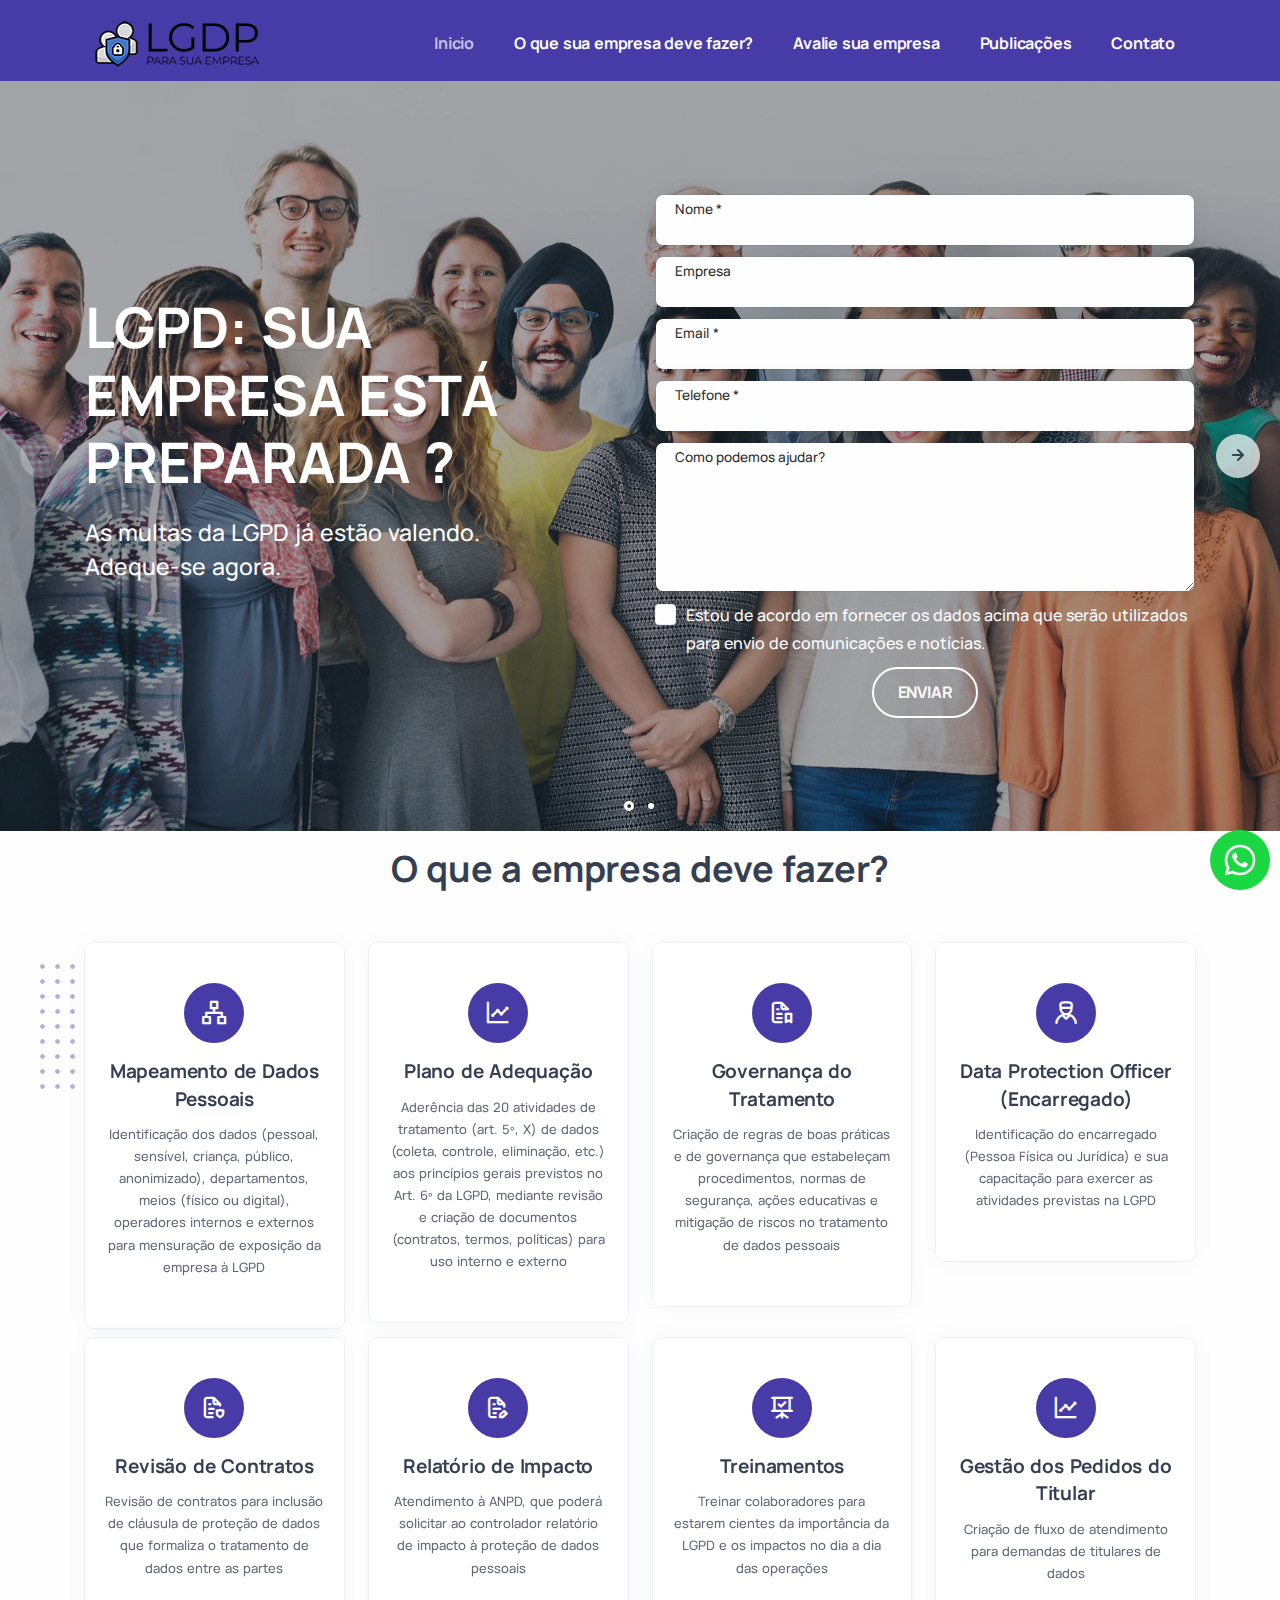
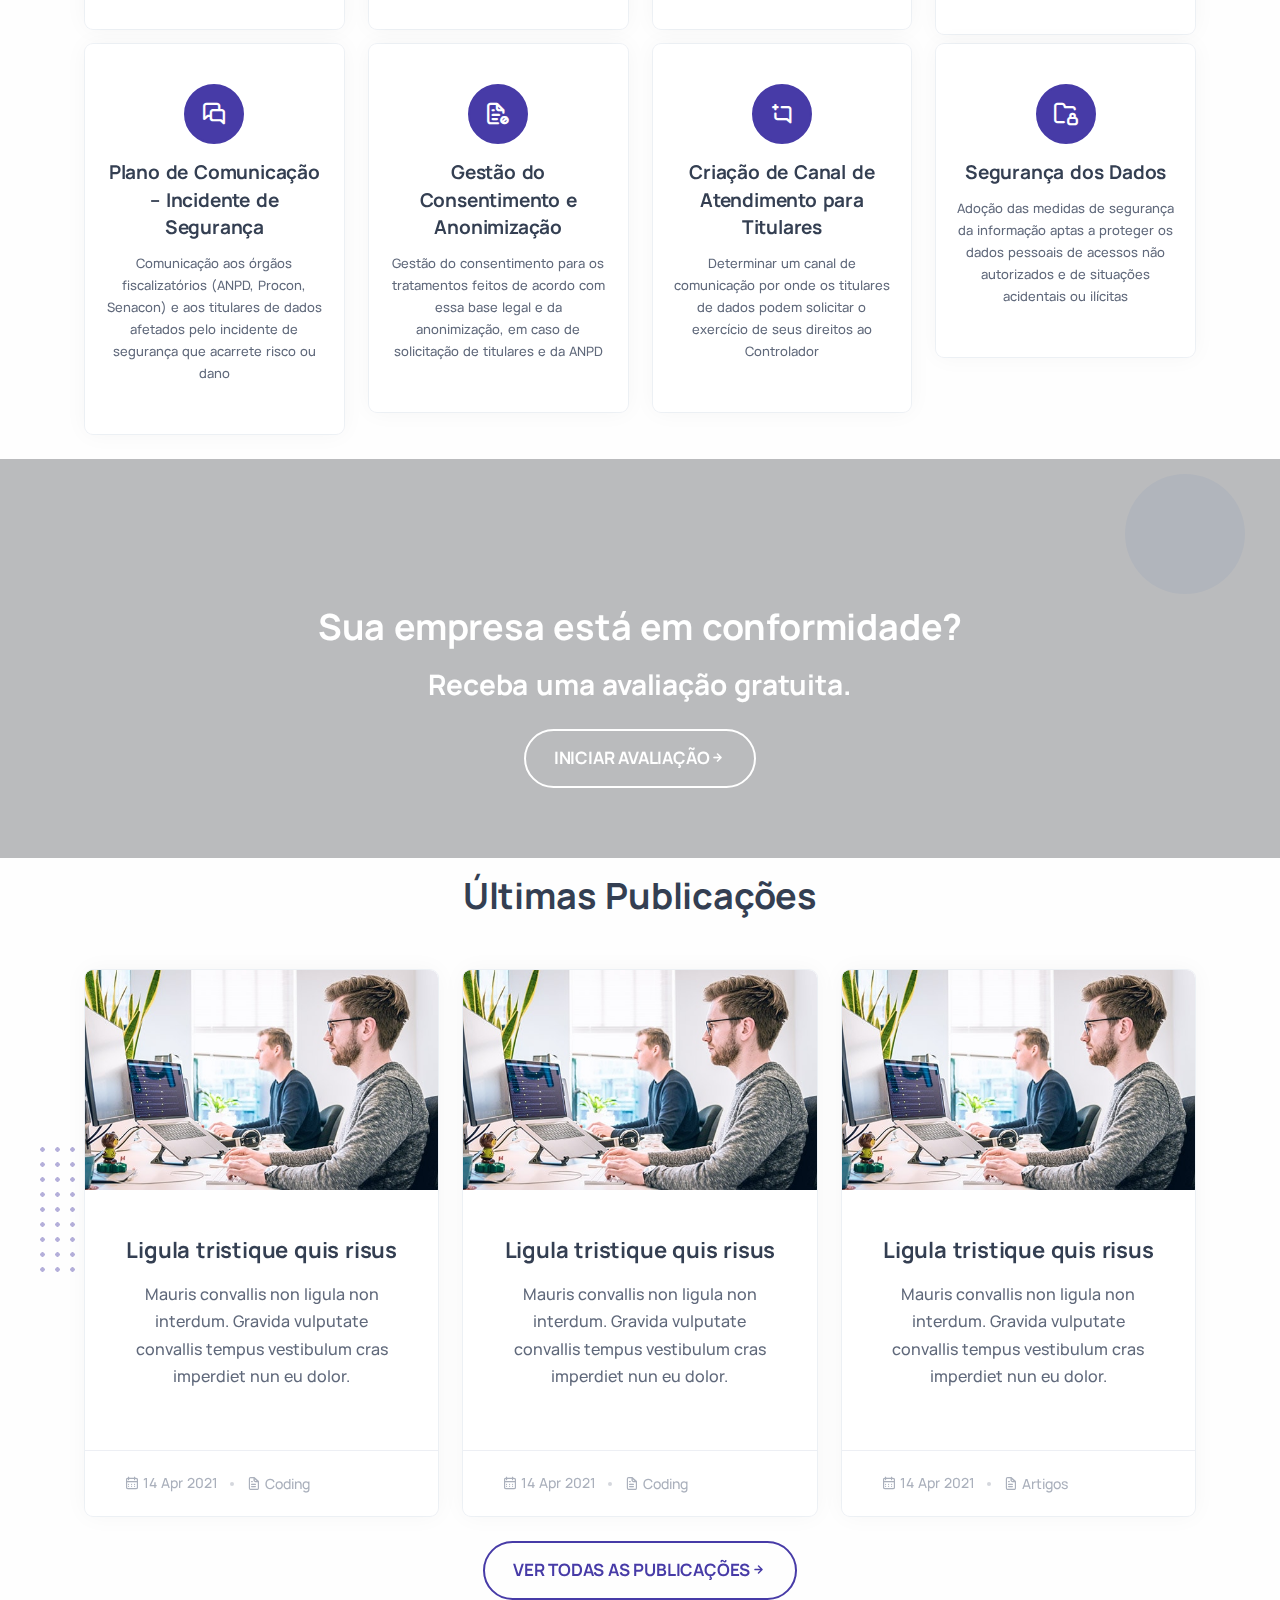
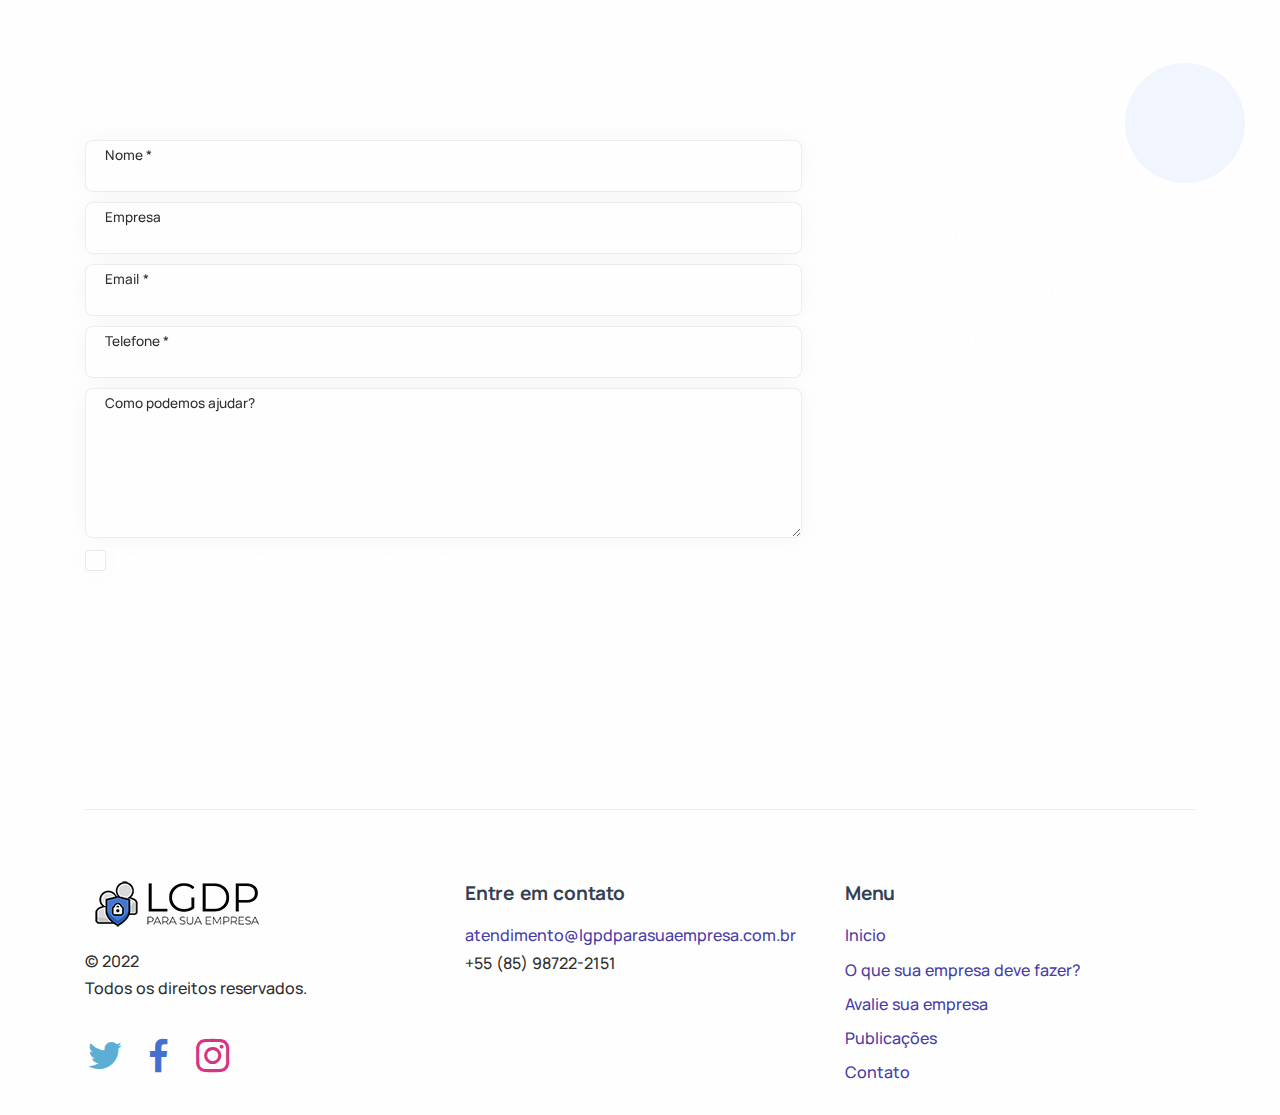
<file: index.html>
<!DOCTYPE html>
<html lang="pt">

<head>
  <meta charset="utf-8">
  <meta name="viewport" content="width=device-width, initial-scale=1.0">
  <meta name="description" content="An impressive and flawless site template that includes various UI elements and countless features, attractive ready-made blocks and rich pages, basically everything you need to create a unique and professional website.">
  <meta name="keywords" content="bootstrap 5, business, corporate, creative, gulp, marketing, minimal, modern, multipurpose, one page, responsive, saas, sass, seo, startup, html5 template, site template">
  <meta name="author" content="elemis">
  <title>Brainup - Consultoria, Desenvolvimento e Inovação de TI</title>
  <link rel="shortcut icon" href="./assets/img/favicon.png">
  <link rel="stylesheet" href="./assets/css/plugins.css">
  <link rel="stylesheet" href="./assets/css/style.css">
  <link rel="stylesheet" href="./assets/css/my-style.css">
</head>

<body class="onepage" data-bs-spy="scroll" data-bs-target=".navbar">
  <div class="content-wrapper">
    <header class="wrapper" style="background-color: #473ba7;">
      <nav class="navbar navbar-expand-lg center-logo transparent navbar-dark">
        <div class="container flex-lg-row flex-nowrap align-items-center">
          <div class="navbar-brand w-100">
            <a href="./index.html">
              <img src="./assets/img/logo.png" srcset="./assets/img/logo@2x.png 2x" alt="" />
            </a>
          </div>
          <div class="navbar-collapse offcanvas offcanvas-nav offcanvas-start">
            <div class="offcanvas-header d-lg-none d-xl-none">
              <a href="./index.html"><img src="./assets/img/logo.png" srcset="./assets/img/logo.png 2x" alt="" /></a>
              <button type="button" class="btn-close btn-close-white" data-bs-dismiss="offcanvas" aria-label="Close"></button>
            </div>
            <div class="offcanvas-body ms-lg-auto d-flex flex-column h-100">
              <ul class="navbar-nav">
                <li class="nav-item"><a class="nav-link scroll active" href="#home">Inicio</a></li>
                <li class="nav-item"><a class="nav-link scroll" href="#services">O que sua empresa deve fazer?</a></li>
                <li class="nav-item"><a class="nav-link scroll" href="#evaluation">Avalie sua empresa</a></li>
                <li class="nav-item"><a class="nav-link scroll" href="#publications">Publicações</a></li>
                <li class="nav-item"><a class="nav-link scroll" href="#contact">Contato</a></li>
              </ul>
              <!-- /.navbar-nav -->
              <div class="d-lg-none mt-auto pt-6 pb-6 order-4">
                <a href="mailto:first.last@email.com" class="link-inverse">info@email.com</a>
                <br /> 00 (123) 456 78 90 <br />
                <nav class="nav social social-white mt-4">
                  <a href="#"><i class="uil uil-twitter"></i></a>
                  <a href="#"><i class="uil uil-facebook-f"></i></a>
                  <a href="#"><i class="uil uil-dribbble"></i></a>
                  <a href="#"><i class="uil uil-instagram"></i></a>
                  <a href="#"><i class="uil uil-youtube"></i></a>
                </nav>
                <!-- /.social -->
              </div>
              <!-- /offcanvas-nav-other -->
            </div>
            <!-- /.offcanvas-body -->
          </div>
          <!-- /.navbar-collapse -->
          <!-- language select 
          <div class="navbar-other w-100 d-flex ms-auto">
            <ul class="navbar-nav flex-row align-items-center ms-auto">
              <li class="nav-item dropdown language-select text-uppercase">
                <a class="nav-link dropdown-item dropdown-toggle" href="#" role="button" data-bs-toggle="dropdown" aria-haspopup="true" aria-expanded="false">Pt</a>
                <ul class="dropdown-menu">
                  <li class="nav-item"><a class="dropdown-item" href="#">Pt</a></li>
                  <li class="nav-item"><a class="dropdown-item" href="#">En</a></li>
                </ul>
              </li>
              <li class="nav-item d-lg-none">
                <button class="hamburger offcanvas-nav-btn"><span></span></button>
              </li>
            </ul>            
          </div>
           -->
        </div>
        <!-- /.container -->
      </nav>
      <!-- /.navbar -->
    </header>
    <!-- /header -->
    <section id="home">
      <div class="swiper-container swiper-hero dots-over" data-margin="0" data-autoplay="true" data-autoplaytime="100000" data-nav="true" data-dots="true" data-items="1">
				<div class="swiper">
					<div class="swiper-wrapper">
						<div class="swiper-slide bg-overlay bg-overlay-400 bg-dark bg-image" data-image-src="assets/img/photos/bg11.jpg">
							<div class="container h-100">
								<div class="row h-100">
									<div class="col-md-10 offset-md-1 col-lg-7 offset-lg-0 col-xl-6 col-xxl-5 text-center text-lg-start justify-content-center align-self-center align-items-start">
										<h2 class="display-1 fs-56 mb-4 text-white animate__animated animate__slideInDown animate__delay-1s">LGPD: SUA EMPRESA ESTÁ PREPARADA ?</h2>
										<p class="lead fs-23 lh-sm mb-7 text-white animate__animated animate__slideInRight animate__delay-2s">As multas da LGPD já estão valendo.<br>Adeque-se agora.</p>
									</div>
                  <div class="col-md-10 offset-md-1 col-lg-7 offset-lg-0 col-xl-6 col-xxl-5 
                  text-center text-lg-start justify-content-center align-self-center align-items-start">
										<form class="contact-form needs-validation" method="post" action="./assets/php/contact.php" novalidate>
                      <div class="messages"></div>
                      <div class="row gx-4">
                        <div class="col-md-12">
                          <div class="form-floating mb-2">
                            <input id="form_name" type="text" name="name" class="form-control" required>
                            <label for="form_name">Nome *</label>
                            <div class="valid-feedback"> Parece bom! </div>
                            <div class="invalid-feedback"> Por favor preencha com seu nome. </div>
                          </div>
                        </div>
                        <!-- /column -->
                        <div class="col-md-12">
                          <div class="form-floating mb-2">
                            <input id="form_empresa" type="text" name="empresa" class="form-control">
                            <label for="form_empresa">Empresa</label>
                            <div class="valid-feedback"> Parece bom! </div>
                          </div>
                        </div>
                        <!-- /column -->
                        <div class="col-md-12">
                          <div class="form-floating mb-2">
                            <input id="form_email" type="email" name="email" class="form-control" required>
                            <label for="form_email">Email *</label>
                            <div class="valid-feedback"> Parece bom! </div>
                            <div class="invalid-feedback"> Por favor preencha com seu email. </div>
                          </div>
                        </div>
                        <!-- /column -->
                        <div class="col-md-12">
                          <div class="form-floating mb-2">
                            <input id="form_telefone" type="text" name="telefone" class="form-control" required>
                            <label for="form_telefone">Telefone *</label>
                            <div class="valid-feedback"> Parece bom! </div>
                            <div class="invalid-feedback"> Por favor preencha com seu telefone. </div>
                          </div>
                        </div>
                        <!-- /column -->
                        <div class="col-12">
                          <div class="form-floating mb-2">
                            <textarea id="form_ajuda" name="ajuda" class="form-control" style="height: 150px"></textarea>
                            <label for="form_ajuda">Como podemos ajudar?</label>
                            <div class="valid-feedback"> Parece bom! </div>
                          </div>
                        </div>
                        <!-- /column -->
                        <div class="col-12">
                          <div class="form-check mb-2">
                            <input class="form-check-input" type="checkbox" value="" id="invalidCheck" required>
                            <label class="form-check-label check-form-slide" for="invalidCheck"> Estou de acordo em fornecer os dados acima que serão utilizados para envio de comunicações e notícias.
                            </label>
                            <div class="invalid-feedback"> Você deve concordar antes de enviar. </div>
                          </div>
                        </div>
                        <!-- /column -->
                        <div class="col-12 text-center">
                          <input type="submit" class="btn btn-outline-white rounded-pill btn-send" value="ENVIAR">                          
                        </div>
                        <!-- /column -->
                      </div>
                      <!-- /.row -->
                    </form>
                    <!-- /form -->
									</div>
									<!--/column -->
								</div>
								<!--/.row -->
							</div>
							<!--/.container -->
						</div>
						<!--/.swiper-slide -->
						<div class="swiper-slide bg-overlay bg-overlay-400 bg-dark bg-image" data-image-src="assets/img/photos/bg26.jpg">
							<div class="container h-100">
								<div class="row h-100">
									<div class="col-md-10 offset-md-1 col-lg-7 col-xl-6 col-xxl-5 text-center text-lg-start justify-content-center align-self-center align-items-start">
										<h2 class="display-1 fs-56 mb-4 text-white animate__animated animate__slideInDown animate__delay-1s">JULIA ALBUQUERQUE</h2>
                    <p class="lead fs-23 lh-sm mb-7 text-white animate__animated animate__slideInRight animate__delay-2s">Advogada e consultora em lei geral de proteção de dados</p>
										<p class="lead fs-23 lh-sm mb-7 text-white animate__animated animate__slideInRight animate__delay-2s">Tire todas as suas dúvidas e faça uma avaliação da sua empresa e evite multas</p>
										<div class="animate__animated animate__slideInUp animate__delay-3s"><a href="#contact" class="btn btn-lg btn-outline-white rounded-pill">Entre em contato agora !</a></div>
									</div>
									<!--/column -->
								</div>
								<!--/.row -->
							</div>
							<!--/.container -->
						</div>
						<!--/.swiper-slide -->
					</div>
					<!--/.swiper-wrapper -->
				</div>
				<!-- /.swiper -->
			</div>
      <!-- /.container -->
    </section>
    <!-- /section -->
    <section id="services">
      <div class="container mb-5">
        <div class="row text-center">
          <div class="col-md-10 offset-md-1 col-lg-8 offset-lg-2">
            <h3 class="display-4 mt-3 mb-10 px-xl-10">O que a empresa deve fazer?</h3>
          </div>
          <!-- /column -->
        </div>
        <!-- /.row -->
        <div class="position-relative">
          <div class="shape rounded-circle bg-soft-primary rellax w-16 h-16" data-rellax-speed="1" style="bottom: -0.5rem; right: -2.5rem; z-index: 0;"></div>
					<div class="shape bg-dot primary rellax w-16 h-17" data-rellax-speed="1" style="top: -0.5rem; left: -2.5rem; z-index: 0;"></div>
					<div class="row gx-md-5 gy-5 text-center mb-2">
						<div class="col-md-6 col-xl-3">
							<div class="card">
								<div class="card-body">
									<div class="icon btn btn-circle btn-lg btn-primary disabled mb-3"> <i class="uil uil-sitemap"></i> </div>
									<h4>Mapeamento de Dados Pessoais</h4>
									<p class="text-card mb-2">Identificação dos dados (pessoal, sensível, criança, público, 
                    anonimizado), departamentos, meios (físico ou digital), operadores internos e 
                    externos para mensuração de exposição da empresa à LGPD</p>
								</div>
								<!--/.card-body -->
							</div>
							<!--/.card -->
						</div>
						<!--/column -->
						<div class="col-md-6 col-xl-3">
							<div class="card">
								<div class="card-body">
									<div class="icon btn btn-circle btn-lg btn-primary disabled mb-3"> <i class="uil uil-chart-line"></i> </div>
									<h4>Plano de Adequação</h4>
									<p class="text-card mb-2">Aderência das 20 atividades de tratamento (art. 5º, X) de dados 
                    (coleta, controle, eliminação, etc.) aos princípios gerais previstos no Art. 
                    6º da LGPD, mediante revisão e criação de documentos (contratos, termos, políticas) 
                    para uso interno e externo</p>
								</div>
								<!--/.card-body -->
							</div>
							<!--/.card -->
						</div>
						<!--/column -->
            <div class="col-md-6 col-xl-3">
							<div class="card">
								<div class="card-body">
									<div class="icon btn btn-circle btn-lg btn-primary disabled mb-3"> <i class="uil uil-file-bookmark-alt"></i> </div>
									<h4>Governança do Tratamento</h4>
									<p class="text-card mb-2">Criação de regras de boas práticas e de governança que estabeleçam 
                    procedimentos, normas de segurança, ações educativas e mitigação de riscos no 
                    tratamento de dados pessoais</p>
								</div>
								<!--/.card-body -->
							</div>
							<!--/.card -->
						</div>
						<!--/column -->
            <div class="col-md-6 col-xl-3">
							<div class="card">
								<div class="card-body">
									<div class="icon btn btn-circle btn-lg btn-primary disabled mb-3"> <i class="uil uil-user-md"></i> </div>
									<h4>Data Protection Officer (Encarregado)</h4>
									<p class="text-card mb-2">Identificação do encarregado (Pessoa Física ou Jurídica) 
                    e sua capacitação para exercer as atividades previstas na LGPD</p>
								</div>
								<!--/.card-body -->
							</div>
							<!--/.card -->
						</div>
						<!--/column -->
					</div>
					<!--/.row -->
          <div class="row gx-md-5 gy-5 text-center mb-2">
						<div class="col-md-6 col-xl-3">
							<div class="card">
								<div class="card-body">
									<div class="icon btn btn-circle btn-lg btn-primary disabled mb-3"> <i class="uil uil-file-shield-alt"></i> </div>
									<h4>Revisão de Contratos</h4>
									<p class="text-card mb-2">Revisão de contratos para inclusão de cláusula de proteção de dados 
                    que formaliza o tratamento de dados entre as partes</p>
								</div>
								<!--/.card-body -->
							</div>
							<!--/.card -->
						</div>
						<!--/column -->
						<div class="col-md-6 col-xl-3">
							<div class="card">
								<div class="card-body">
									<div class="icon btn btn-circle btn-lg btn-primary disabled mb-3"> <i class="uil uil-file-edit-alt"></i> </div>
									<h4>Relatório de Impacto</h4>
									<p class="text-card mb-2">Atendimento à ANPD, que poderá solicitar ao controlador relatório 
                    de impacto à proteção de dados pessoais</p>
								</div>
								<!--/.card-body -->
							</div>
							<!--/.card -->
						</div>
						<!--/column -->
            <div class="col-md-6 col-xl-3">
							<div class="card">
								<div class="card-body">
									<div class="icon btn btn-circle btn-lg btn-primary disabled mb-3"> <i class="uil uil-presentation-check"></i> </div>
									<h4>Treinamentos</h4>
									<p class="text-card mb-2">Treinar colaboradores para estarem cientes da importância da LGPD e 
                    os impactos no dia a dia das operações</p>
								</div>
								<!--/.card-body -->
							</div>
							<!--/.card -->
						</div>
						<!--/column -->
						<div class="col-md-6 col-xl-3">
							<div class="card">
								<div class="card-body">
									<div class="icon btn btn-circle btn-lg btn-primary disabled mb-3"> <i class="uil uil-chart-line"></i> </div>
									<h4>Gestão dos Pedidos do Titular</h4>
									<p class="text-card mb-2">Criação de fluxo de atendimento para demandas de titulares de dados</p>
								</div>
								<!--/.card-body -->
							</div>
							<!--/.card -->
						</div>
						<!--/column -->
					</div>
					<!--/.row -->
          <div class="row gx-md-5 gy-5 text-center mb-2">
						<div class="col-md-6 col-xl-3">
							<div class="card">
								<div class="card-body">
									<div class="icon btn btn-circle btn-lg btn-primary disabled mb-3"> <i class="uil uil-comments-alt"></i> </div>
									<h4>Plano de Comunicação – Incidente de Segurança</h4>
									<p class="text-card mb-2">Comunicação aos órgãos fiscalizatórios (ANPD, Procon, Senacon) e aos 
                    titulares de dados afetados pelo incidente de segurança que acarrete risco ou dano</p>
								</div>
								<!--/.card-body -->
							</div>
							<!--/.card -->
						</div>
						<!--/column -->
            <div class="col-md-6 col-xl-3">
							<div class="card">
								<div class="card-body">
									<div class="icon btn btn-circle btn-lg btn-primary disabled mb-3"> <i class="uil uil-file-block-alt"></i> </div>
									<h4>Gestão do Consentimento e Anonimização</h4>
									<p class="text-card mb-2">Gestão do consentimento para os tratamentos feitos de acordo com 
                    essa base legal e da anonimização, em caso de solicitação de titulares e da ANPD</p>
								</div>
								<!--/.card-body -->
							</div>
							<!--/.card -->
						</div>
						<!--/column -->
						<div class="col-md-6 col-xl-3">
							<div class="card">
								<div class="card-body">
									<div class="icon btn btn-circle btn-lg btn-primary disabled mb-3"> <i class="uil uil-comment-add"></i> </div>
									<h4>Criação de Canal de Atendimento para Titulares</h4>
									<p class="text-card mb-2">Determinar um canal de comunicação por onde os titulares de dados 
                    podem solicitar o exercício de seus direitos ao Controlador</p>
								</div>
								<!--/.card-body -->
							</div>
							<!--/.card -->
						</div>
						<!--/column -->
						<div class="col-md-6 col-xl-3">
							<div class="card">
								<div class="card-body">
									<div class="icon btn btn-circle btn-lg btn-primary disabled mb-3"> <i class="uil uil-folder-lock"></i> </div>
									<h4>Segurança dos Dados</h4>
									<p class="text-card mb-2">Adoção das medidas de segurança da informação aptas a proteger os 
                    dados pessoais de acessos não autorizados e de situações acidentais ou ilícitas</p>
								</div>
								<!--/.card-body -->
							</div>
							<!--/.card -->
						</div>
						<!--/column -->
					</div>
					<!--/.row -->
        </div>
        <!-- /.position-relative -->
      </div>
      <!-- /.container -->
    </section>
    <!-- /section -->
    <section id="evaluation" class="wrapper image-wrapper bg-image bg-overlay bg-overlay-300 text-white mt-5"
     data-image-src="assets/img/photos/bg2.jpg">
      <div class="container py-8 py-md-12">
				<h2 class="display-4 mb-3 text-white text-center">Sua empresa está em conformidade?</h2>
        <h2 class="display-6 mb-5 text-white text-center">Receba uma avaliação gratuita.</h2>
        <div class="animate__animated animate__slideInUp animate__delay-3s text-center">
          <a href="avaliacao.html" class="btn btn-lg btn-outline-white rounded-pill">INICIAR AVALIAÇÃO  
            <i class="uil uil-arrow-right"></i>
          </a>
        </div>
			</div>
			<!-- /.container -->
    </section>
    <!-- /section -->
    <section id="publications">
      <div class="container mb-5">
        <div class="row text-center">
          <div class="col-md-10 offset-md-1 col-lg-8 offset-lg-2">
            <h3 class="display-4 mt-3 mb-10 px-xl-10">Últimas Publicações</h3>
          </div>
          <!-- /column -->
        </div>
        <!-- /.row -->
        <div class="position-relative">
          <div class="shape rounded-circle bg-soft-primary rellax w-16 h-16" data-rellax-speed="1" style="bottom: -0.5rem; right: -2.5rem; z-index: 0;"></div>
					<div class="shape bg-dot primary rellax w-16 h-17" data-rellax-speed="1" style="top: -0.5rem; left: -2.5rem; z-index: 0;"></div>
					<div class="row gx-md-5 gy-5 text-center mb-5">
						<div class="col-md-6 col-xl-4">
							<div class="card">
                <figure class="card-img-top overlay overlay-1 hover-scale"><a href="noticia-post.html"> <img src="assets/img/photos/b4.jpg" alt="" /></a>
                  <figcaption>
                    <h5 class="from-top mb-0">Read More</h5>
                  </figcaption>
                </figure>
                <div class="card-body">
                  <div class="post-header">
                    <h2 class="post-title h3 mt-1 mb-3"><a class="link-dark" href="noticia-post.html">Ligula tristique quis risus</a></h2>
                  </div>
                  <!-- /.post-header -->
                  <div class="post-content">
                    <p>Mauris convallis non ligula non interdum. Gravida vulputate convallis tempus vestibulum cras imperdiet nun eu dolor.</p>
                  </div>
                  <!-- /.post-content -->
                </div>
                <!--/.card-body -->
                <div class="card-footer">
                  <ul class="post-meta d-flex mb-0">
                    <li class="post-date"><i class="uil uil-calendar-alt"></i><span>14 Apr 2021</span></li>
                    <li class="post-comments"><a href="#"><i class="uil uil-file-alt fs-15"></i>Coding</a></li>
                  </ul>
                  <!-- /.post-meta -->
                </div>
                <!-- /.card-footer -->
              </div>
              <!-- /.card -->
						</div>
						<!--/column -->
            <div class="col-md-6 col-xl-4">
							<div class="card">
                <figure class="card-img-top overlay overlay-1 hover-scale"><a href="noticia-post.html"> <img src="assets/img/photos/b4.jpg" alt="" /></a>
                  <figcaption>
                    <h5 class="from-top mb-0">Read More</h5>
                  </figcaption>
                </figure>
                <div class="card-body">
                  <div class="post-header">
                    <h2 class="post-title h3 mt-1 mb-3"><a class="link-dark" href="noticia-post.html">Ligula tristique quis risus</a></h2>
                  </div>
                  <!-- /.post-header -->
                  <div class="post-content">
                    <p>Mauris convallis non ligula non interdum. Gravida vulputate convallis tempus vestibulum cras imperdiet nun eu dolor.</p>
                  </div>
                  <!-- /.post-content -->
                </div>
                <!--/.card-body -->
                <div class="card-footer">
                  <ul class="post-meta d-flex mb-0">
                    <li class="post-date"><i class="uil uil-calendar-alt"></i><span>14 Apr 2021</span></li>
                    <li class="post-comments"><a href="#"><i class="uil uil-file-alt fs-15"></i>Coding</a></li>
                  </ul>
                  <!-- /.post-meta -->
                </div>
                <!-- /.card-footer -->
              </div>
              <!-- /.card -->
						</div>
						<!--/column -->
            <div class="col-md-6 col-xl-4">
							<div class="card">
                <figure class="card-img-top overlay overlay-1 hover-scale"><a href="noticia-post.html"> <img src="assets/img/photos/b4.jpg" alt="" /></a>
                  <figcaption>
                    <h5 class="from-top mb-0">Read More</h5>
                  </figcaption>
                </figure>
                <div class="card-body">
                  <div class="post-header">
                    <h2 class="post-title h3 mt-1 mb-3"><a class="link-dark" href="noticia-post.html">Ligula tristique quis risus</a></h2>
                  </div>
                  <!-- /.post-header -->
                  <div class="post-content">
                    <p>Mauris convallis non ligula non interdum. Gravida vulputate convallis tempus vestibulum cras imperdiet nun eu dolor.</p>
                  </div>
                  <!-- /.post-content -->
                </div>
                <!--/.card-body -->
                <div class="card-footer">
                  <ul class="post-meta d-flex mb-0">
                    <li class="post-date"><i class="uil uil-calendar-alt"></i><span>14 Apr 2021</span></li>
                    <li class="post-comments"><a href="#"><i class="uil uil-file-alt fs-15"></i>Artigos</a></li>
                  </ul>
                  <!-- /.post-meta -->
                </div>
                <!-- /.card-footer -->
              </div>
              <!-- /.card -->
						</div>
						<!--/column -->
          </div>
          <!-- /.row -->
				</div>
				<!-- /.position-relative -->
        <div class="text-center">
          <a href="noticias-list.html" class="btn btn-lg btn-outline-primary rounded-pill">VER TODAS AS PUBLICAÇÕES 
            <i class="uil uil-arrow-right"></i>
          </a>
        </div>
      </div>
    </section>
    <!-- /section -->
    <section id="contact" class="wrapper image-wrapper bg-image bg-overlay-300 text-white mt-5"
     data-image-src="assets/img/photos/bg2.jpg">
      <div class="container py-6 py-md-8">
        <div class="row gy-10 gx-lg-8 gx-xl-12">
              <div class="col-lg-8">
                <form class="contact-form needs-validation" method="post" action="./assets/php/contact.php" novalidate>
                  <div class="messages"></div>
                  <div class="row gx-4">
                    <div class="col-md-12">
                      <div class="form-floating mb-2">
                        <input id="form_name" type="text" name="name" class="form-control" required>
                        <label for="form_name">Nome *</label>
                        <div class="valid-feedback"> Parece bom! </div>
                        <div class="invalid-feedback"> Por favor preencha com seu nome. </div>
                      </div>
                    </div>
                    <!-- /column -->
                    <div class="col-md-12">
                      <div class="form-floating mb-2">
                        <input id="form_empresa" type="text" name="empresa" class="form-control">
                        <label for="form_empresa">Empresa</label>
                        <div class="valid-feedback"> Parece bom! </div>
                      </div>
                    </div>
                    <!-- /column -->
                    <div class="col-md-12">
                      <div class="form-floating mb-2">
                        <input id="form_email" type="email" name="email" class="form-control" required>
                        <label for="form_email">Email *</label>
                        <div class="valid-feedback"> Parece bom! </div>
                        <div class="invalid-feedback"> Por favor preencha com seu email. </div>
                      </div>
                    </div>
                    <!-- /column -->
                    <div class="col-md-12">
                      <div class="form-floating mb-2">
                        <input id="form_telefone" type="text" name="telefone" class="form-control" required>
                        <label for="form_telefone">Telefone *</label>
                        <div class="valid-feedback"> Parece bom! </div>
                        <div class="invalid-feedback"> Por favor preencha com seu telefone. </div>
                      </div>
                    </div>
                    <!-- /column -->
                    <div class="col-12">
                      <div class="form-floating mb-2">
                        <textarea id="form_ajuda" name="ajuda" class="form-control" style="height: 150px"></textarea>
                        <label for="form_ajuda">Como podemos ajudar?</label>
                        <div class="valid-feedback"> Parece bom! </div>
                      </div>
                    </div>
                    <!-- /column -->
                    <div class="col-12">
                      <div class="form-check mb-2">
                        <input class="form-check-input" type="checkbox" value="" id="invalidCheck" required>
                        <label class="form-check-label check-form-slide" for="invalidCheck">Estou de acordo em fornecer os dados acima que serão utilizados para envio de comunicações e notícias.</label>
                        <div class="invalid-feedback"> Você deve concordar antes de enviar. </div>
                      </div>
                    </div>
                    <!-- /column -->
                    <div class="col-12">
                      <input type="submit" class="btn btn-outline-white rounded-pill btn-send mb-3" value="Enviar">                      
                    </div>
                    <!-- /column -->
                  </div>
                  <!-- /.row -->
                </form>
                <!-- /form -->
              </div>
              <!--/column -->
              <div class="col-lg-4">
                <div class="d-flex flex-row">
                  <div>
                    <div class="icon text-white fs-28 me-4 mt-n1"> <i class="uil uil-location-pin-alt"></i> </div>
                  </div>
                  <div>
                    <h5 class="mb-1 text-white">Endereço</h5>
                    <address>Fortaleza/Ceará</address>
                  </div>
                </div>
                <div class="d-flex flex-row">
                  <div>
                    <div class="icon text-white fs-28 me-4 mt-n1"> <i class="uil uil-phone-volume"></i> </div>
                  </div>
                  <div>
                    <h5 class="mb-1 text-white">Telefone</h5>
                    <p>+55 (85) 98722-2151<br />+55 (85) 98726-1031</p>
                  </div>
                </div>
                <div class="d-flex flex-row">
                  <div>
                    <div class="icon text-white fs-28 me-4 mt-n1"> <i class="uil uil-envelope"></i> </div>
                  </div>
                  <div>
                    <h5 class="mb-1 text-white">E-mail</h5>
                    <p class="mb-0"><a href="mailto:atendimento@lgpdparasuaempresa.com.br" class="link-body text-white">atendimento@lgpdparasuaempresa.com.br</a></p>
                  </div>
                </div>
              </div>
              <!--/column -->
            </div>
            <!--/.row -->
      </div>
      <!-- /.container -->
    </section>
    <!-- /section -->
  </div>
  <!-- /.content-wrapper -->
  <footer class="bg-light pb-5">
    <div class="container">
      <hr class="mb-12" />
      <div class="row gy-6 gy-lg-0">
        <div class="col-md-4">
          <div class="widget">
            <img class="mb-4" src="./assets/img/logo.png"  alt="logo" />
            <p class="mb-4">© 2022 <br class="d-none d-lg-block" />Todos os direitos reservados.</p>
            <nav class="nav social">
              <a href="#"><i class="uil uil-twitter"></i></a>
              <a href="#"><i class="uil uil-facebook-f"></i></a>
              <a href="#"><i class="uil uil-instagram"></i></a>
            </nav>
            <!-- /.social -->
          </div>
          <!-- /.widget -->
        </div>
        <!-- /column -->
        <div class="col-md-4">
          <div class="widget">
            <h4 class="widget-title mb-3">Entre em contato</h4>
            <a href="mailto:#">atendimento@lgpdparasuaempresa.com.br</a><br /> +55 (85) 98722-2151
          </div>
          <!-- /.widget -->
        </div>
        <!-- /column -->
        <div class="col-md-4">
          <div class="widget">
            <h4 class="widget-title mb-3">Menu</h4>
            <ul class="list-unstyled  mb-0">
              <li><a class="scroll" href="#home">Inicio</a></li>
              <li><a class="scroll" href="#services">O que sua empresa deve fazer?</a></li>
              <li><a class="scroll" href="#evaluation">Avalie sua empresa</a></li>
              <li><a class="scroll" href="#publications">Publicações</a></li>
              <li><a class="scroll" href="#contact">Contato</a></li>
            </ul>
          </div>
          <!-- /.widget -->
        </div>
        <!-- /column -->
      </div>
      <!--/.row -->
    </div>
    <!-- /.container -->
  </footer>
  <div class="progress-wrap">
    <svg class="progress-circle svg-content" width="100%" height="100%" viewBox="-1 -1 102 102">
      <path d="M50,1 a49,49 0 0,1 0,98 a49,49 0 0,1 0,-98" />
    </svg>
  </div>
  <script src="./assets/js/plugins.js"></script>
  <script src="./assets/js/theme.js"></script>

  <a style="background-image: url(./assets/img/whatsapp.png); border-radius: 34px;width: 60px; font-size: 0; height: 60px;position: fixed;right: 10px;z-index: 999;display: block;bottom: 10px;background-size: 73%;background-repeat: no-repeat;background-color: #1bd741;background-position: center;" target="_blank" 
  href="https://wa.me/+5585987222151?text=Ola,%20Gostaria%20de%20receber%20informa%C3%A7%C3%B5es%20sobre%20o%20servi%C3%A7os%20de%20consultoria%20em%20LGPD%20para%20minha%20empresa">
  WhatsApp
  </a>
</body>

</html>
</file>
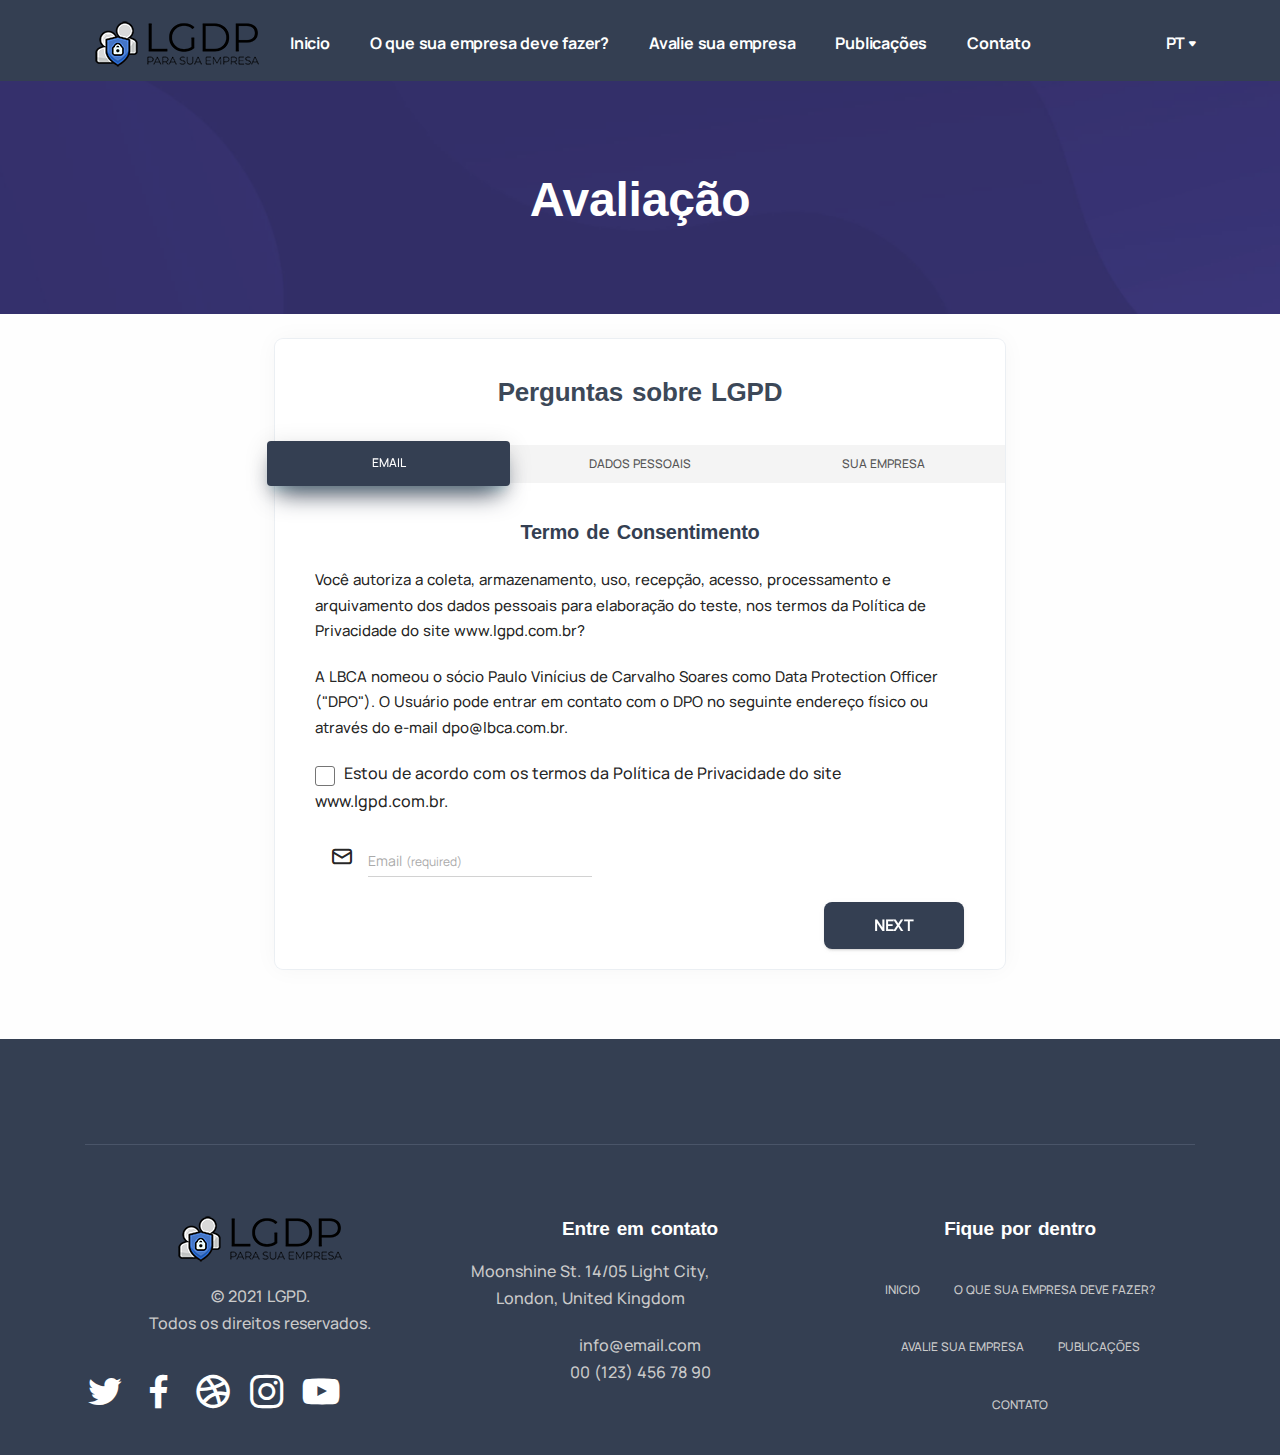
<file: avaliacao.html>
<!DOCTYPE html>
<html lang="en">
	<head>
		<meta charset="utf-8">
		<meta name="viewport" content="width=device-width, initial-scale=1.0">
		<meta name="description" content="An impressive and flawless site template that includes various UI elements and countless features, attractive ready-made blocks and rich pages, basically everything you need to create a unique and professional website.">
		<meta name="keywords" content="bootstrap 5, business, corporate, creative, gulp, marketing, minimal, modern, multipurpose, one page, responsive, saas, sass, seo, startup, html5 template, site template">
		<meta name="author" content="elemis">
		<title>Brainup - Consultoria, Desenvolvimento e Inovação de TI</title>

		<!-- FORM -->
		<link href="./assets/css/material-bootstrap-wizard.css" rel="stylesheet" />
		<link href="./assets/css/demo.css" rel="stylesheet" />
		<!-- TEMPLATE -->
		<link rel="shortcut icon" href="./assets/img/favicon.png">
		<link rel="stylesheet" href="./assets/css/plugins.css">
		<link rel="stylesheet" href="./assets/css/style.css">	
		<!-- MY STYLE -->
		<link rel="stylesheet" href="./assets/css/my-style.css">
	</head>
<body>
	<div class="content-wrapper">
		<header class="wrapper bg-navy">
			<nav class="navbar navbar-expand-lg center-logo transparent navbar-dark">
			  <div class="container flex-lg-row flex-nowrap align-items-center">
				<div class="navbar-brand w-100">
				  <a href="./index.html">
					<img src="./assets/img/logo.png" srcset="./assets/img/logo@2x.png 2x" alt="" />
				  </a>
				</div>
				<div class="navbar-collapse offcanvas offcanvas-nav offcanvas-start">
				  <div class="offcanvas-header d-lg-none d-xl-none">
					<a href="./index.html"><img src="./assets/img/logo.png" srcset="./assets/img/logo.png 2x" alt="" /></a>
					<button type="button" class="btn-close btn-close-white" data-bs-dismiss="offcanvas" aria-label="Close"></button>
				  </div>
				  <div class="offcanvas-body ms-lg-auto d-flex flex-column h-100">
					<ul class="navbar-nav">
					  <li class="nav-item"><a class="nav-link" href="index.html">Inicio</a></li>
					  <li class="nav-item"><a class="nav-link" href="index.html#services">O que sua empresa deve fazer?</a></li>
					  <li class="nav-item"><a class="nav-link" href="index.html#evaluation">Avalie sua empresa</a></li>
					  <li class="nav-item"><a class="nav-link" href="index.html#publications">Publicações</a></li>
					  <li class="nav-item"><a class="nav-link" href="index.html#contact">Contato</a></li>
					</ul>
					<!-- /.navbar-nav -->
					<div class="d-lg-none mt-auto pt-6 pb-6 order-4">
					  <a href="mailto:first.last@email.com" class="link-inverse">info@email.com</a>
					  <br /> 00 (123) 456 78 90 <br />
					  <nav class="nav social social-white mt-4">
						<a href="#"><i class="uil uil-twitter"></i></a>
						<a href="#"><i class="uil uil-facebook-f"></i></a>
						<a href="#"><i class="uil uil-dribbble"></i></a>
						<a href="#"><i class="uil uil-instagram"></i></a>
						<a href="#"><i class="uil uil-youtube"></i></a>
					  </nav>
					  <!-- /.social -->
					</div>
					<!-- /offcanvas-nav-other -->
				  </div>
				  <!-- /.offcanvas-body -->
				</div>
				<!-- /.navbar-collapse -->
				<div class="navbar-other w-100 d-flex ms-auto">
				  <ul class="navbar-nav flex-row align-items-center ms-auto">
					<li class="nav-item dropdown language-select text-uppercase">
					  <a class="nav-link dropdown-item dropdown-toggle" href="#" role="button" data-bs-toggle="dropdown" aria-haspopup="true" aria-expanded="false">Pt</a>
					  <ul class="dropdown-menu">
						<li class="nav-item"><a class="dropdown-item" href="#">Pt</a></li>
						<li class="nav-item"><a class="dropdown-item" href="#">En</a></li>
					  </ul>
					</li>
					<li class="nav-item d-lg-none">
					  <button class="hamburger offcanvas-nav-btn"><span></span></button>
					</li>
				  </ul>
				  <!-- /.navbar-nav -->
				</div>
				<!-- /.navbar-other -->
			  </div>
			  <!-- /.container -->
			</nav>
			<!-- /.navbar -->
		  </header>
    <!-- /header -->
    <section class="wrapper image-wrapper bg-image bg-overlay text-white" 
    data-image-src="assets/img/photos/bg2.jpg">
      <div class="container pt-10 mb-5 pt-md-14 text-center">
        <div class="row">
          <div class="col-md-9 mb-12 col-lg-7 col-xl-5 mx-auto">
            <h1 class="display-1 text-white mb-3">Avaliação</h1>
          </div>
          <!-- /column -->
        </div>
        <!-- /.row -->
      </div>
      <!-- /.container -->
    </section>
    <!-- /section -->
	<section class="wrapper avaliacao">
		<div class="container">
			<div class="row">
				<div class="col-sm-8 col-sm-offset-2 col-8 offset-2">
					<!--      Wizard container        -->
					<div class="wizard-container">
						<div class="card wizard-card" data-color="navy" id="wizardProfile">
							<form action="" method="">
						<!--        You can switch " data-color="purple" "  with one of the next bright colors: "green", "orange", "red", "blue"       -->

								<div class="wizard-header">
									<h3 class="wizard-title">
										Perguntas sobre LGPD
									</h3>
									<!-- <h5>This information will let us know more about you.</h5> -->
								</div>
								<div class="wizard-navigation">
									<ul>
										<li><a href="#email" data-toggle="tab">Email</a></li>
										<li><a href="#dados" data-toggle="tab">Dados Pessoais</a></li>
										<li><a href="#empresa" data-toggle="tab">Sua Empresa</a></li>
									</ul>
								</div>

								<div class="tab-content">
									<div class="tab-pane" id="email">
										<div class="row">
											<h4 class="info-text">Termo de Consentimento</h4>
											<p class="termo">Você autoriza a coleta, armazenamento, uso, recepção, 
												acesso, processamento e arquivamento dos dados pessoais 
												para elaboração do teste, nos termos da Política de 
												Privacidade do site www.lgpd.com.br?</p>
											<p class="termo">A LBCA nomeou o sócio Paulo Vinícius de Carvalho 
												Soares como Data Protection Officer ("DPO"). 
												O Usuário pode entrar em contato com o DPO no 
												seguinte endereço físico ou através do e-mail 
												dpo@lbca.com.br.</p>
											<!-- /column -->

											<div class="">
												<div class="col-sm-12">
												  <div class="checkbox">
													  <label>
														  <input type="checkbox" name="optionsCheckboxes">
													  </label>
													  Estou de acordo com os termos da 
													Política de Privacidade do site www.lgpd.com.br.
												  </div>
											  </div>
											</div>

											<div class="col-sm-6">
												<div class="input-group">
													<span class="input-group-addon">
														<i class="uil uil-envelope-alt"></i>
													</span>
													<div class="form-group label-floating">
														<label class="control-label">Email <small>(required)</small></label>
														<input name="email" type="email" class="form-control">
													</div>
												</div>
											</div>
										</div>
									</div>
									<div class="tab-pane" id="dados">
										<div class="row">
											<div class="input-group">
												<span class="input-group-addon">
													<i class="uil uil-user"></i>
												</span>
												<div class="form-group label-floating">
													<label class="control-label">Nome Completo <small>(required)</small></label>
													<input name="nome" type="text" class="form-control">
												</div>
											</div>
											<div class="input-group">
												<span class="input-group-addon">
													<i class="uil uil-phone"></i>
												</span>
												<div class="form-group label-floating">
													<label class="control-label">Telefone <small>(required)</small></label>
													<input name="telefone" type="text" class="form-control">
												</div>
											</div>
											<div class="input-group">
												<span class="input-group-addon">
													<i class="uil uil-briefcase-alt"></i>
												</span>
												<div class="form-group label-floating">
													<label class="control-label">Nome da Empresa <small>(required)</small></label>
													<input name="empresa" type="text" class="form-control">
												</div>
											</div>
											<div class="radio-form">
												<p>A empresa realizada o tratamento de dados pessoais para fins acadêmicos, artísticos ou jornalísticos? <small>(required)</small></p>
												<div class="form-check form-check-inline">
													<input class="form-check-input" type="radio" name="flexRadioDefault" id="flexRadioDefault1"/>
													<label class="form-check-label" for="flexRadioDefault1"> Sim </label>
												  </div>
												  
												  <!-- Default checked radio -->
												  <div class="form-check form-check-inline">
													<input class="form-check-input" type="radio" name="flexRadioDefault" id="flexRadioDefault2"/>
													<label class="form-check-label" for="flexRadioDefault2"> Não </label>
												  </div>
											</div>
										</div>
									</div>
									<div class="tab-pane" id="empresa">
										<div class="row">
											<div class="radio-form">
												<p>A empresa se relacionada diretamente com o consumidor final (B2C)? <small>(required)</small></p>
												<div class="form-check form-check-inline">
													<input class="form-check-input" type="radio" name="flexRadioDefault" id="flexRadioDefault1"/>
													<label class="form-check-label" for="flexRadioDefault1"> Sim </label>
												  </div>
												  
												  <!-- Default checked radio -->
												  <div class="form-check form-check-inline">
													<input class="form-check-input" type="radio" name="flexRadioDefault" id="flexRadioDefault2"/>
													<label class="form-check-label" for="flexRadioDefault2"> Não </label>
												  </div>
											</div>
											<div class="radio-form">
												<p>A empresa comercializa seus produtos ou serviços pela internet, aplicativos próprios ou de terceiros?</p>
												<div class="form-check form-check-inline">
													<input class="form-check-input" type="radio" name="flexRadioDefault" id="flexRadioDefault1"/>
													<label class="form-check-label" for="flexRadioDefault1"> Sim </label>
												  </div>
												  
												  <!-- Default checked radio -->
												  <div class="form-check form-check-inline">
													<input class="form-check-input" type="radio" name="flexRadioDefault" id="flexRadioDefault2"/>
													<label class="form-check-label" for="flexRadioDefault2"> Não </label>
												  </div>
											</div>
											<div class="radio-form">
												<p>Além dos dados pessoais obtidos eletronicamente, a empresa também coleta dados pessoais no papel (currículos, cadastros, etc.)?</p>
												<div class="form-check form-check-inline">
													<input class="form-check-input" type="radio" name="flexRadioDefault" id="flexRadioDefault1"/>
													<label class="form-check-label" for="flexRadioDefault1"> Sim </label>
												  </div>
												  
												  <!-- Default checked radio -->
												  <div class="form-check form-check-inline">
													<input class="form-check-input" type="radio" name="flexRadioDefault" id="flexRadioDefault2"/>
													<label class="form-check-label" for="flexRadioDefault2"> Não </label>
												  </div>
											</div>
											<div class="radio-form">
												<p>A empresa solicita o consentimento do titular para tratar seus dados pessoais?</p>
												<div class="form-check form-check-inline">
													<input class="form-check-input" type="radio" name="flexRadioDefault" id="flexRadioDefault1"/>
													<label class="form-check-label" for="flexRadioDefault1"> Sim </label>
												  </div>
												  
												  <!-- Default checked radio -->
												  <div class="form-check form-check-inline">
													<input class="form-check-input" type="radio" name="flexRadioDefault" id="flexRadioDefault2"/>
													<label class="form-check-label" for="flexRadioDefault2"> Não </label>
												  </div>
											</div>
											<div class="radio-form">
												<p>O tratamento dos dados é realizado para a finalidade que foi previamente comunicada ao titular?</p>
												<div class="form-check form-check-inline">
													<input class="form-check-input" type="radio" name="flexRadioDefault" id="flexRadioDefault1"/>
													<label class="form-check-label" for="flexRadioDefault1"> Sim </label>
												  </div>
												  
												  <!-- Default checked radio -->
												  <div class="form-check form-check-inline">
													<input class="form-check-input" type="radio" name="flexRadioDefault" id="flexRadioDefault2"/>
													<label class="form-check-label" for="flexRadioDefault2"> Não </label>
												  </div>
											</div>
											<div class="radio-form">
												<p>Na hipótese de solicitação do titular dos dados pessoais, a empresa está preparada para conceder o acesso às atividades de tratamento realizadas?</p>
												<div class="form-check form-check-inline">
													<input class="form-check-input" type="radio" name="flexRadioDefault" id="flexRadioDefault1"/>
													<label class="form-check-label" for="flexRadioDefault1"> Sim </label>
												  </div>
												  
												  <!-- Default checked radio -->
												  <div class="form-check form-check-inline">
													<input class="form-check-input" type="radio" name="flexRadioDefault" id="flexRadioDefault2"/>
													<label class="form-check-label" for="flexRadioDefault2"> Não </label>
												  </div>
											</div>
											<div class="radio-form">
												<p>Você tem conhecimento de que os dados pessoais foram utilizados para fins discriminatórios (contratação, desligamento, promoção, condições comerciais) ?</p>
												<div class="form-check form-check-inline">
													<input class="form-check-input" type="radio" name="flexRadioDefault" id="flexRadioDefault1"/>
													<label class="form-check-label" for="flexRadioDefault1"> Sim </label>
												  </div>
												  
												  <!-- Default checked radio -->
												  <div class="form-check form-check-inline">
													<input class="form-check-input" type="radio" name="flexRadioDefault" id="flexRadioDefault2"/>
													<label class="form-check-label" for="flexRadioDefault2"> Não </label>
												  </div>
											</div>
											<div class="radio-form">
												<p>Existe controle ou monitoramento sobre as atividades de tratamento realizada pelas empresas terceirizadas?</p>
												<div class="form-check form-check-inline">
													<input class="form-check-input" type="radio" name="flexRadioDefault" id="flexRadioDefault1"/>
													<label class="form-check-label" for="flexRadioDefault1"> Sim </label>
												  </div>
												  
												  <!-- Default checked radio -->
												  <div class="form-check form-check-inline">
													<input class="form-check-input" type="radio" name="flexRadioDefault" id="flexRadioDefault2"/>
													<label class="form-check-label" for="flexRadioDefault2"> Não </label>
												  </div>
											</div>
											<div class="radio-form">
												<p>Você tem conhecimento da transmissão de dados pessoais para outras empresas que não aquelas que realização a terceirização das atividades da empresa?</p>
												<div class="form-check form-check-inline">
													<input class="form-check-input" type="radio" name="flexRadioDefault" id="flexRadioDefault1"/>
													<label class="form-check-label" for="flexRadioDefault1"> Sim </label>
												  </div>
												  
												  <!-- Default checked radio -->
												  <div class="form-check form-check-inline">
													<input class="form-check-input" type="radio" name="flexRadioDefault" id="flexRadioDefault2"/>
													<label class="form-check-label" for="flexRadioDefault2"> Não </label>
												  </div>
											</div>
											<div class="radio-form">
												<p>A empresa realizada o tratamento de dados sensíveis, isto é, aqueles que podem causar discriminação ou estigmatização ao seu titular? </p>
												<div class="form-check form-check-inline">
													<input class="form-check-input" type="radio" name="flexRadioDefault" id="flexRadioDefault1"/>
													<label class="form-check-label" for="flexRadioDefault1"> Sim </label>
												  </div>
												  
												  <!-- Default checked radio -->
												  <div class="form-check form-check-inline">
													<input class="form-check-input" type="radio" name="flexRadioDefault" id="flexRadioDefault2"/>
													<label class="form-check-label" for="flexRadioDefault2"> Não </label>
												  </div>
											</div>
											<div class="radio-form">
												<p>Existe o tratamento de dados envolvendo crianças e adolescentes em atividades internas ou externas relacionadas ao tratamento de dados?</p>
												<div class="form-check form-check-inline">
													<input class="form-check-input" type="radio" name="flexRadioDefault" id="flexRadioDefault1"/>
													<label class="form-check-label" for="flexRadioDefault1"> Sim </label>
												  </div>
												  
												  <!-- Default checked radio -->
												  <div class="form-check form-check-inline">
													<input class="form-check-input" type="radio" name="flexRadioDefault" id="flexRadioDefault2"/>
													<label class="form-check-label" for="flexRadioDefault2"> Não </label>
												  </div>
											</div>
											<div class="radio-form">
												<p>A empresa está preparada para atender os diversos pedidos dos titulares quanto aos dados pessoais (eliminação, transferência, anonimização, etc.)?</p>
												<div class="form-check form-check-inline">
													<input class="form-check-input" type="radio" name="flexRadioDefault" id="flexRadioDefault1"/>
													<label class="form-check-label" for="flexRadioDefault1"> Sim </label>
												  </div>
												  
												  <!-- Default checked radio -->
												  <div class="form-check form-check-inline">
													<input class="form-check-input" type="radio" name="flexRadioDefault" id="flexRadioDefault2"/>
													<label class="form-check-label" for="flexRadioDefault2"> Não </label>
												  </div>
											</div>
											<div class="radio-form">
												<p>A tecnologia disponível na empresa possibilita a anonimização de dados pessoais?</p>
												<div class="form-check form-check-inline">
													<input class="form-check-input" type="radio" name="flexRadioDefault" id="flexRadioDefault1"/>
													<label class="form-check-label" for="flexRadioDefault1"> Sim </label>
												  </div>
												  
												  <!-- Default checked radio -->
												  <div class="form-check form-check-inline">
													<input class="form-check-input" type="radio" name="flexRadioDefault" id="flexRadioDefault2"/>
													<label class="form-check-label" for="flexRadioDefault2"> Não </label>
												  </div>
											</div>
											<div class="radio-form">
												<p>A privacidade dos dados pessoais é considerada desde o início da concepção dos novos serviços e produtos da empresa?</p>
												<div class="form-check form-check-inline">
													<input class="form-check-input" type="radio" name="flexRadioDefault" id="flexRadioDefault1"/>
													<label class="form-check-label" for="flexRadioDefault1"> Sim </label>
												  </div>
												  
												  <!-- Default checked radio -->
												  <div class="form-check form-check-inline">
													<input class="form-check-input" type="radio" name="flexRadioDefault" id="flexRadioDefault2"/>
													<label class="form-check-label" for="flexRadioDefault2"> Não </label>
												  </div>
											</div>
											<div class="radio-form">
												<p>A empresa possui práticas de governança relacionadas à proteção de dados?</p>
												<div class="form-check form-check-inline">
													<input class="form-check-input" type="radio" name="flexRadioDefault" id="flexRadioDefault1"/>
													<label class="form-check-label" for="flexRadioDefault1"> Sim </label>
												  </div>
												  
												  <!-- Default checked radio -->
												  <div class="form-check form-check-inline">
													<input class="form-check-input" type="radio" name="flexRadioDefault" id="flexRadioDefault2"/>
													<label class="form-check-label" for="flexRadioDefault2"> Não </label>
												  </div>
											</div>
											<div class="radio-form">
												<p>Você lembra de ter participado de algum treinamento ou recebido alguma cartilha sobre proteção de dados da empresa?</p>
												<div class="form-check form-check-inline">
													<input class="form-check-input" type="radio" name="flexRadioDefault" id="flexRadioDefault1"/>
													<label class="form-check-label" for="flexRadioDefault1"> Sim </label>
												  </div>
												  
												  <!-- Default checked radio -->
												  <div class="form-check form-check-inline">
													<input class="form-check-input" type="radio" name="flexRadioDefault" id="flexRadioDefault2"/>
													<label class="form-check-label" for="flexRadioDefault2"> Não </label>
												  </div>
											</div>

											<div class="radio-form">
												<p>A empresa está preparada para incidente de segurança relacionado aos dados pessoais?</p>
												<div class="form-check form-check-inline">
													<input class="form-check-input" type="radio" name="flexRadioDefault" id="flexRadioDefault1"/>
													<label class="form-check-label" for="flexRadioDefault1"> Sim </label>
												  </div>
												  
												  <!-- Default checked radio -->
												  <div class="form-check form-check-inline">
													<input class="form-check-input" type="radio" name="flexRadioDefault" id="flexRadioDefault2"/>
													<label class="form-check-label" for="flexRadioDefault2"> Não </label>
												  </div>
											</div>
											<div class="radio-form">
												<p>Existe um responsável na empresa pela proteção dos dados pessoais? </p>
												<div class="form-check form-check-inline">
													<input class="form-check-input" type="radio" name="flexRadioDefault" id="flexRadioDefault1"/>
													<label class="form-check-label" for="flexRadioDefault1"> Sim </label>
												  </div>
												  
												  <!-- Default checked radio -->
												  <div class="form-check form-check-inline">
													<input class="form-check-input" type="radio" name="flexRadioDefault" id="flexRadioDefault2"/>
													<label class="form-check-label" for="flexRadioDefault2"> Não </label>
												  </div>
											</div>
											<div class="radio-form">
												<p>Os contratos e termos de uso de equipamentos ou sistemas da empresa prevem o consentimento do usuário para o tratamento de seus dados pessoais?</p>
												<div class="form-check form-check-inline">
													<input class="form-check-input" type="radio" name="flexRadioDefault" id="flexRadioDefault1"/>
													<label class="form-check-label" for="flexRadioDefault1"> Sim </label>
												  </div>
												  
												  <!-- Default checked radio -->
												  <div class="form-check form-check-inline">
													<input class="form-check-input" type="radio" name="flexRadioDefault" id="flexRadioDefault2"/>
													<label class="form-check-label" for="flexRadioDefault2"> Não </label>
												  </div>
											</div>
											<div class="radio-form">
												<p>Há alguma cláusula de prevenção de judicialização de conflitos nos contratos, termos de uso ou termos de consentimento?</p>
												<div class="form-check form-check-inline">
													<input class="form-check-input" type="radio" name="flexRadioDefault" id="flexRadioDefault1"/>
													<label class="form-check-label" for="flexRadioDefault1"> Sim </label>
												  </div>
												  
												  <!-- Default checked radio -->
												  <div class="form-check form-check-inline">
													<input class="form-check-input" type="radio" name="flexRadioDefault" id="flexRadioDefault2"/>
													<label class="form-check-label" for="flexRadioDefault2"> Não </label>
												  </div>
											</div>
											<div class="radio-form">
												<p>Você tem conhecimento de que a empresa já tenha sido vítima de vazamento de dados pessoais?</p>
												<div class="form-check form-check-inline">
													<input class="form-check-input" type="radio" name="flexRadioDefault" id="flexRadioDefault1"/>
													<label class="form-check-label" for="flexRadioDefault1"> Sim </label>
												  </div>
												  
												  <!-- Default checked radio -->
												  <div class="form-check form-check-inline">
													<input class="form-check-input" type="radio" name="flexRadioDefault" id="flexRadioDefault2"/>
													<label class="form-check-label" for="flexRadioDefault2"> Não </label>
												  </div>
											</div>
											<div class="radio-form">
												<p>Na hipótese de uma autoridade solicitar informações sobre as práticas de tratamento de dados pessoais, a empresa está preparada para responder?</p>
												<div class="form-check form-check-inline">
													<input class="form-check-input" type="radio" name="flexRadioDefault" id="flexRadioDefault1"/>
													<label class="form-check-label" for="flexRadioDefault1"> Sim </label>
												  </div>
												  
												  <!-- Default checked radio -->
												  <div class="form-check form-check-inline">
													<input class="form-check-input" type="radio" name="flexRadioDefault" id="flexRadioDefault2"/>
													<label class="form-check-label" for="flexRadioDefault2"> Não </label>
												  </div>
											</div>
										</div>
									</div>
								</div>
								<div class="wizard-footer">
									<div class="row">
										<div class="pull-left col-md-6">
											<input type='button' class='btn btn-previous btn-fill btn-default btn-wd' name='previous' value='Previous' />
										</div>
										<div class="pull-right col-md-6">
											<input type='button' class='btn btn-next btn-fill btn-wd' name='next' value='Next' />
											<input type='button' class='btn btn-finish btn-fill btn-wd' name='finish' value='Finish' />
										</div>
									</div>
									
									<div class="clearfix"></div>
								</div>
							</form>
						</div>
					</div> <!-- wizard container -->
				</div>
			</div><!-- end row -->
		</div> <!--  big container -->
	</section>
  </div>
  <!-- /.content-wrapper -->
  <footer class="bg-navy text-inverse pb-5 mt-12">
		<div class="container">
		  <hr class="mb-12" />
		  <div class="row gy-6 gy-lg-0">
			<div class="col-md-4">
			  <div class="widget">
				<img class="mb-4" src="./assets/img/logo.png"  alt="logo" />
				<p class="mb-4">© 2021 LGPD. <br class="d-none d-lg-block" />Todos os direitos reservados.</p>
				<nav class="nav social social-white">
				  <a href="#"><i class="uil uil-twitter"></i></a>
				  <a href="#"><i class="uil uil-facebook-f"></i></a>
				  <a href="#"><i class="uil uil-dribbble"></i></a>
				  <a href="#"><i class="uil uil-instagram"></i></a>
				  <a href="#"><i class="uil uil-youtube"></i></a>
				</nav>
				<!-- /.social -->
			  </div>
			  <!-- /.widget -->
			</div>
			<!-- /column -->
			<div class="col-md-4">
			  <div class="widget">
				<h4 class="widget-title text-white mb-3">Entre em contato</h4>
				<address class="pe-xl-15 pe-xxl-17">Moonshine St. 14/05 Light City, London, United Kingdom</address>
				<a href="mailto:#">info@email.com</a><br /> 00 (123) 456 78 90
			  </div>
			  <!-- /.widget -->
			</div>
			<!-- /column -->
			<div class="col-md-4">
			  <div class="widget">
				<h4 class="widget-title text-white mb-3">Fique por dentro</h4>
				<ul class="list-unstyled  mb-0">
				  <li><a href="index.html">Inicio</a></li>
				  <li><a href="index.html#services">O que sua empresa deve fazer?</a></li>
				  <li><a href="index.html#evaluation">Avalie sua empresa</a></li>
				  <li><a href="index.html#publications">Publicações</a></li>
				  <li><a href="index.html#contact">Contato</a></li>
				</ul>
			  </div>
			  <!-- /.widget -->
			</div>
			<!-- /column -->
		  </div>
		  <!--/.row -->
		</div>
		<!-- /.container -->
	  </footer>
	  <div class="progress-wrap">
		<svg class="progress-circle svg-content" width="100%" height="100%" viewBox="-1 -1 102 102">
		  <path d="M50,1 a49,49 0 0,1 0,98 a49,49 0 0,1 0,-98" />
		</svg>
	  </div>
	<!-- TEMPLATE -->
	<script src="./assets/js/plugins.js"></script>
	<script src="./assets/js/theme.js"></script>
	<!-- FORM -->
    <script src="./assets/js/jquery-2.2.4.min.js" type="text/javascript"></script>
	<script src="./assets/js/bootstrap.min.js" type="text/javascript"></script>
	<script src="./assets/js/jquery.bootstrap.js" type="text/javascript"></script>
	<script src="./assets/js/material-bootstrap-wizard.js"></script>
	<script src="./assets/js/jquery.validate.min.js"></script>
</html>
</file>
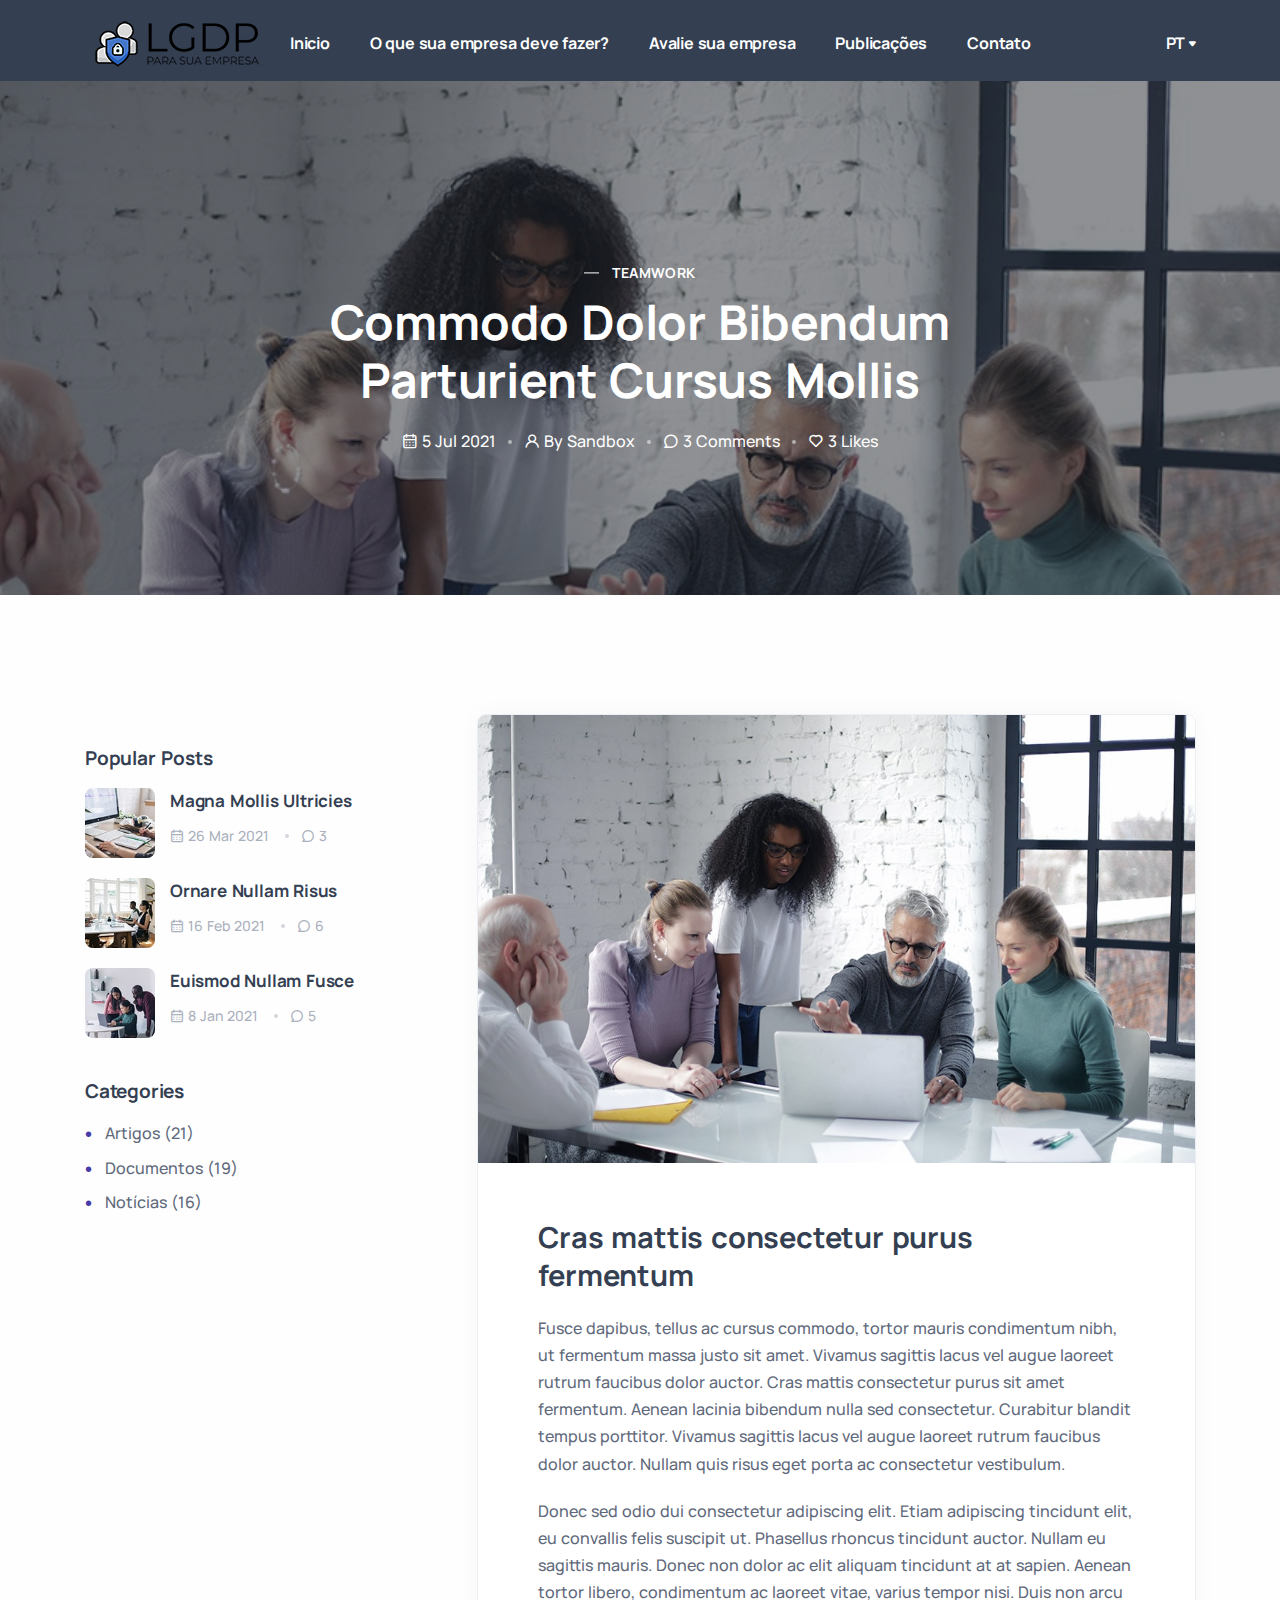
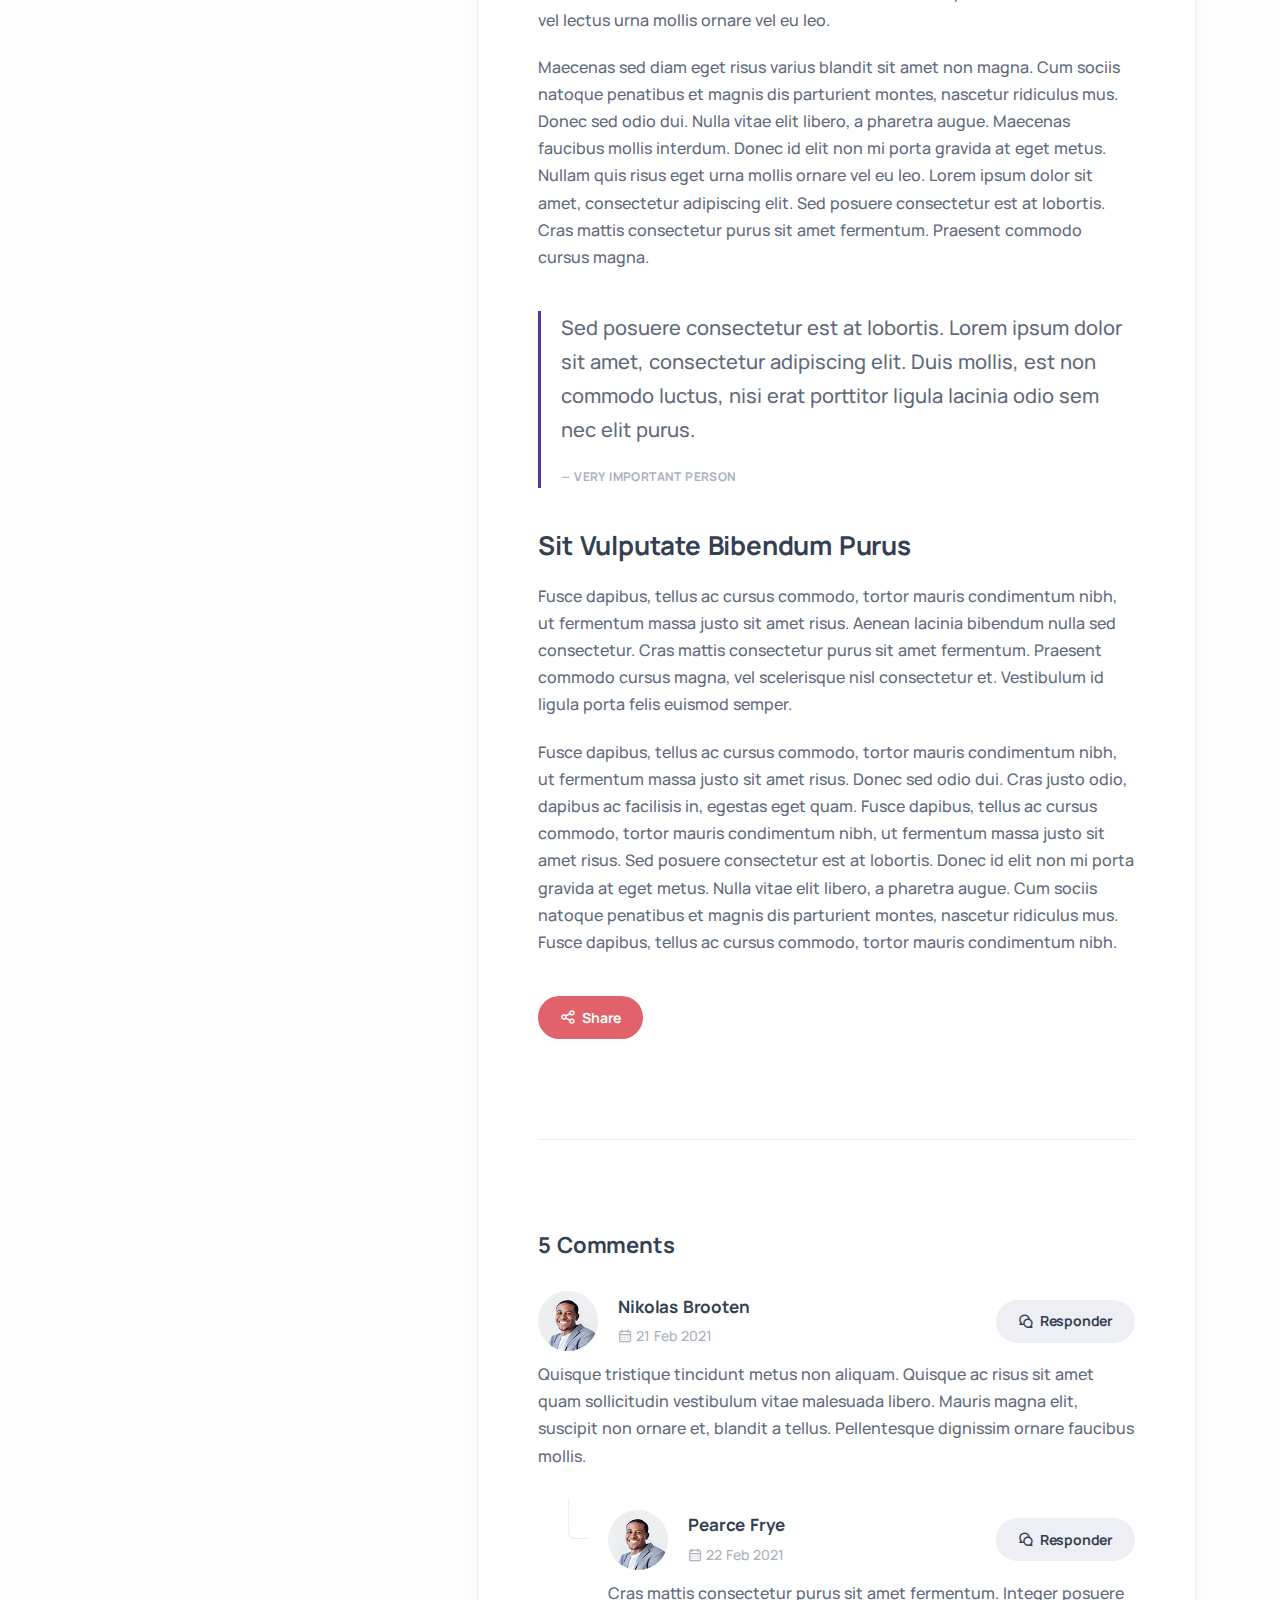
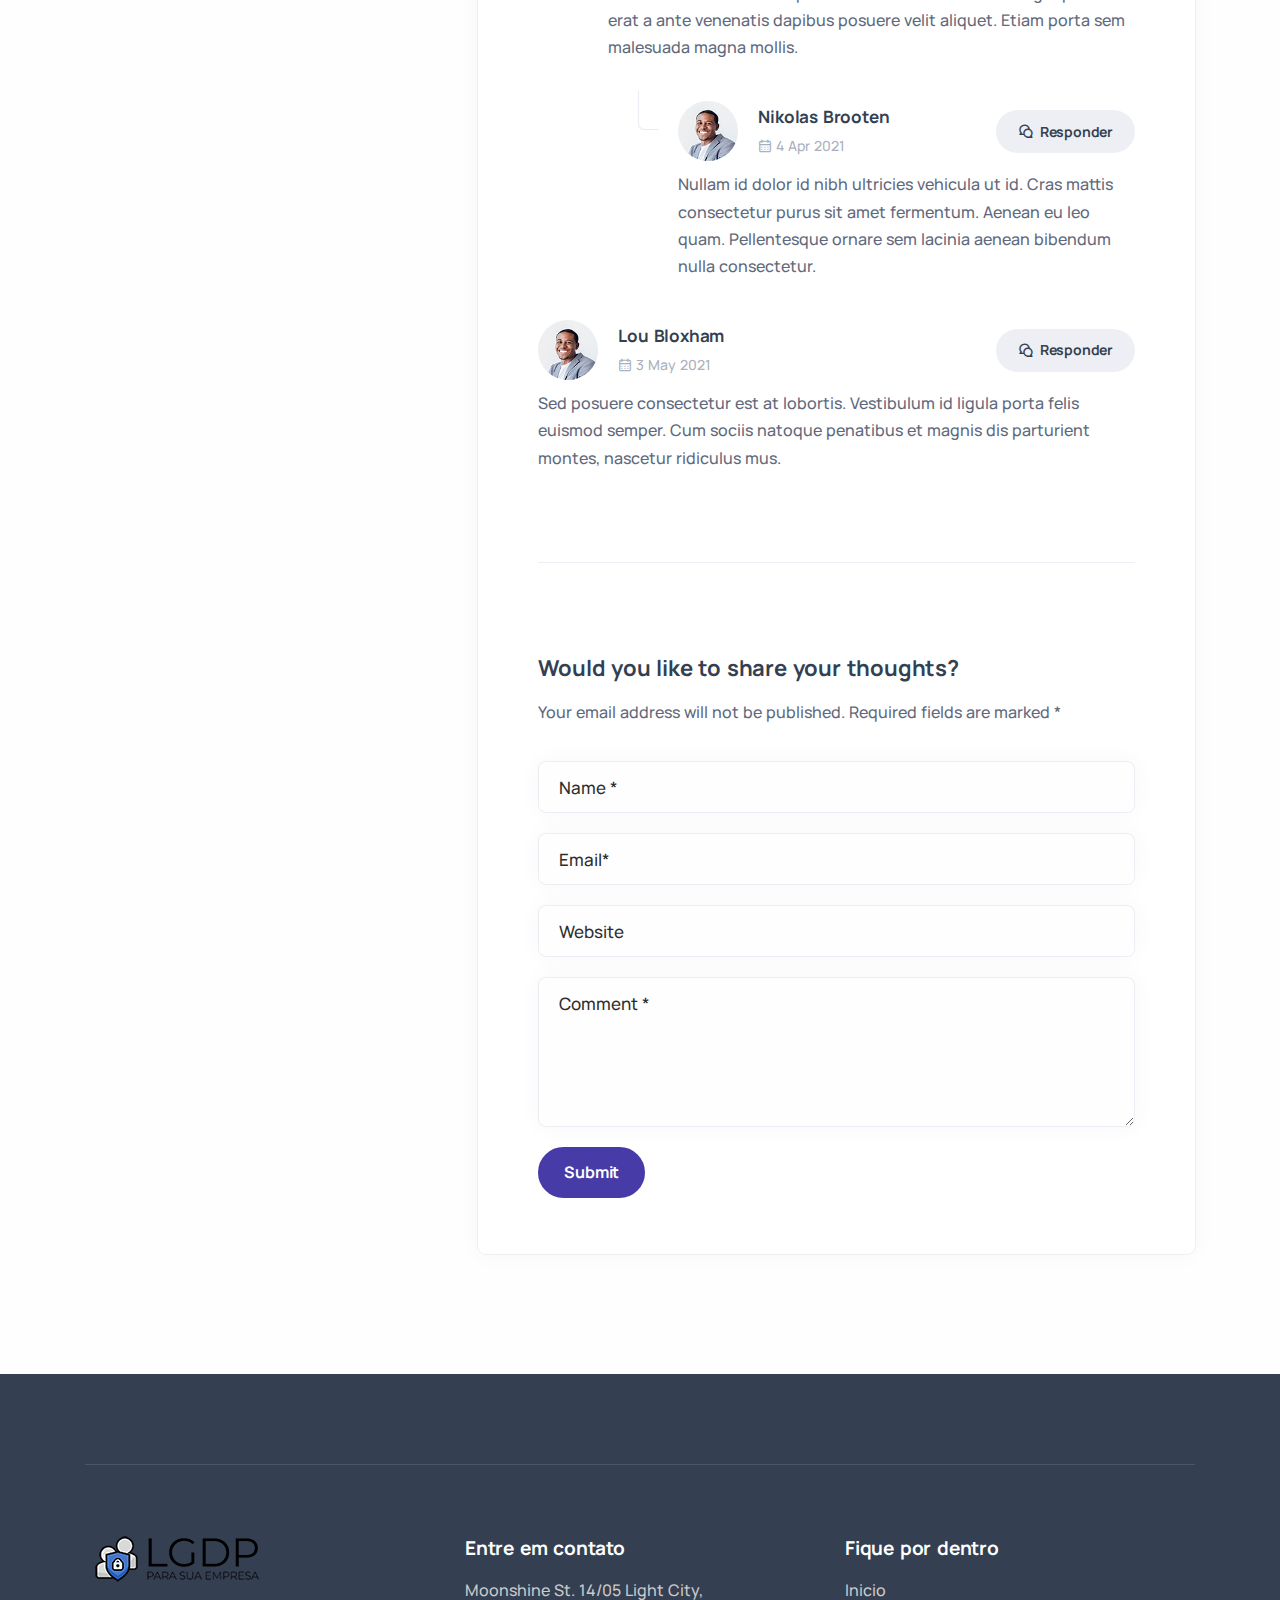
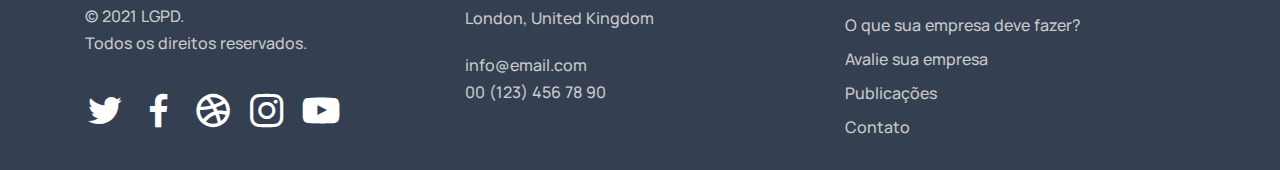
<file: noticia-post.html>
<!DOCTYPE html>
<html lang="en">
	<head>
		<meta charset="utf-8">
		<meta name="viewport" content="width=device-width, initial-scale=1.0">
		<meta name="description" content="An impressive and flawless site template that includes various UI elements and countless features, attractive ready-made blocks and rich pages, basically everything you need to create a unique and professional website.">
		<meta name="keywords" content="bootstrap 5, business, corporate, creative, gulp, marketing, minimal, modern, multipurpose, one page, responsive, saas, sass, seo, startup, html5 template, site template">
		<meta name="author" content="elemis">
		<title>Brainup - Consultoria, Desenvolvimento e Inovação de TI</title>
		<link rel="shortcut icon" href="./assets/img/favicon.png">
		<link rel="stylesheet" href="./assets/css/plugins.css">
		<link rel="stylesheet" href="./assets/css/style.css">
		<link rel="stylesheet" href="./assets/css/my-style.css">
	</head>
<body>
	<div class="content-wrapper">
		<header class="wrapper bg-navy">
			<nav class="navbar navbar-expand-lg center-logo transparent navbar-dark">
			  <div class="container flex-lg-row flex-nowrap align-items-center">
				<div class="navbar-brand w-100">
				  <a href="./index.html">
					<img src="./assets/img/logo.png" srcset="./assets/img/logo@2x.png 2x" alt="" />
				  </a>
				</div>
				<div class="navbar-collapse offcanvas offcanvas-nav offcanvas-start">
				  <div class="offcanvas-header d-lg-none d-xl-none">
					<a href="./index.html"><img src="./assets/img/logo.png" srcset="./assets/img/logo.png 2x" alt="" /></a>
					<button type="button" class="btn-close btn-close-white" data-bs-dismiss="offcanvas" aria-label="Close"></button>
				  </div>
				  <div class="offcanvas-body ms-lg-auto d-flex flex-column h-100">
					<ul class="navbar-nav">
					  <li class="nav-item"><a class="nav-link" href="index.html">Inicio</a></li>
					  <li class="nav-item"><a class="nav-link" href="index.html#services">O que sua empresa deve fazer?</a></li>
					  <li class="nav-item"><a class="nav-link" href="index.html#evaluation">Avalie sua empresa</a></li>
					  <li class="nav-item"><a class="nav-link" href="index.html#publications">Publicações</a></li>
					  <li class="nav-item"><a class="nav-link" href="index.html#contact">Contato</a></li>
					</ul>
					<!-- /.navbar-nav -->
					<div class="d-lg-none mt-auto pt-6 pb-6 order-4">
					  <a href="mailto:first.last@email.com" class="link-inverse">info@email.com</a>
					  <br /> 00 (123) 456 78 90 <br />
					  <nav class="nav social social-white mt-4">
						<a href="#"><i class="uil uil-twitter"></i></a>
						<a href="#"><i class="uil uil-facebook-f"></i></a>
						<a href="#"><i class="uil uil-dribbble"></i></a>
						<a href="#"><i class="uil uil-instagram"></i></a>
						<a href="#"><i class="uil uil-youtube"></i></a>
					  </nav>
					  <!-- /.social -->
					</div>
					<!-- /offcanvas-nav-other -->
				  </div>
				  <!-- /.offcanvas-body -->
				</div>
				<!-- /.navbar-collapse -->
				<div class="navbar-other w-100 d-flex ms-auto">
				  <ul class="navbar-nav flex-row align-items-center ms-auto">
					<li class="nav-item dropdown language-select text-uppercase">
					  <a class="nav-link dropdown-item dropdown-toggle" href="#" role="button" data-bs-toggle="dropdown" aria-haspopup="true" aria-expanded="false">Pt</a>
					  <ul class="dropdown-menu">
						<li class="nav-item"><a class="dropdown-item" href="#">Pt</a></li>
						<li class="nav-item"><a class="dropdown-item" href="#">En</a></li>
					  </ul>
					</li>
					<li class="nav-item d-lg-none">
					  <button class="hamburger offcanvas-nav-btn"><span></span></button>
					</li>
				  </ul>
				  <!-- /.navbar-nav -->
				</div>
				<!-- /.navbar-other -->
			  </div>
			  <!-- /.container -->
			</nav>
			<!-- /.navbar -->
		  </header>
		<!-- /header -->
		<section class="wrapper image-wrapper bg-image bg-overlay text-white" data-image-src="assets/img/photos/b1.jpg">
			<div class="container pt-17 pb-13 pt-md-19 pb-md-17 text-center">
				<div class="row">
					<div class="col-md-10 col-xl-8 mx-auto">
						<div class="post-header">
							<div class="post-category text-line text-white">
								<a href="#" class="text-reset" rel="category">Teamwork</a>
							</div>
							<!-- /.post-category -->
							<h1 class="display-1 mb-4 text-white">Commodo Dolor Bibendum Parturient Cursus Mollis</h1>
							<ul class="post-meta text-white">
								<li class="post-date"><i class="uil uil-calendar-alt"></i><span>5 Jul 2021</span></li>
								<li class="post-author"><i class="uil uil-user"></i><a href="#" class="text-reset"><span>By Sandbox</span></a></li>
								<li class="post-comments"><i class="uil uil-comment"></i><a href="#" class="text-reset">3<span> Comments</span></a></li>
								<li class="post-likes"><i class="uil uil-heart-alt"></i><a href="#" class="text-reset">3<span> Likes</span></a></li>
							</ul>
							<!-- /.post-meta -->
						</div>
						<!-- /.post-header -->
					</div>
					<!-- /column -->
				</div>
				<!-- /.row -->
			</div>
			<!-- /.container -->
		</section>
		<!-- /section -->
		<section class="wrapper bg-light">
			<div class="container py-14 py-md-16">
				<div class="row gx-lg-8 gx-xl-12">
					<div class="col-lg-8 order-lg-2">
						<div class="blog single">
							<div class="card">
								<figure class="card-img-top"><img src="assets/img/photos/b1.jpg" alt="" /></figure>
								<div class="card-body">
									<div class="classic-view">
										<article class="post">
											<div class="post-content mb-5">
												<h2 class="h1 mb-4">Cras mattis consectetur purus fermentum</h2>
												<p>Fusce dapibus, tellus ac cursus commodo, tortor mauris condimentum nibh, ut fermentum massa justo sit amet. Vivamus sagittis lacus vel augue laoreet rutrum faucibus dolor auctor. Cras mattis consectetur purus sit amet fermentum. Aenean lacinia bibendum nulla sed consectetur. Curabitur blandit tempus porttitor. Vivamus sagittis lacus vel augue laoreet rutrum faucibus dolor auctor. Nullam quis risus eget porta ac consectetur vestibulum.</p>
												<p>Donec sed odio dui consectetur adipiscing elit. Etiam adipiscing tincidunt elit, eu convallis felis suscipit ut. Phasellus rhoncus tincidunt auctor. Nullam eu sagittis mauris. Donec non dolor ac elit aliquam tincidunt at at sapien. Aenean tortor libero, condimentum ac laoreet vitae, varius tempor nisi. Duis non arcu vel lectus urna mollis ornare vel eu leo.</p>
												<p>Maecenas sed diam eget risus varius blandit sit amet non magna. Cum sociis natoque penatibus et magnis dis parturient montes, nascetur ridiculus mus. Donec sed odio dui. Nulla vitae elit libero, a pharetra augue. Maecenas faucibus mollis interdum. Donec id elit non mi porta gravida at eget metus. Nullam quis risus eget urna mollis ornare vel eu leo. Lorem ipsum dolor sit amet, consectetur adipiscing elit. Sed posuere consectetur est at lobortis. Cras mattis consectetur purus sit amet fermentum. Praesent commodo cursus magna.</p>
												<blockquote class="fs-lg my-8">
													<p>Sed posuere consectetur est at lobortis. Lorem ipsum dolor sit amet, consectetur adipiscing elit. Duis mollis, est non commodo luctus, nisi erat porttitor ligula lacinia odio sem nec elit purus.</p>
													<footer class="blockquote-footer">Very important person</footer>
												</blockquote>
												<h3 class="h2 mb-4">Sit Vulputate Bibendum Purus</h3>
												<p>Fusce dapibus, tellus ac cursus commodo, tortor mauris condimentum nibh, ut fermentum massa justo sit amet risus. Aenean lacinia bibendum nulla sed consectetur. Cras mattis consectetur purus sit amet fermentum. Praesent commodo cursus magna, vel scelerisque nisl consectetur et. Vestibulum id ligula porta felis euismod semper.</p>
												<p>Fusce dapibus, tellus ac cursus commodo, tortor mauris condimentum nibh, ut fermentum massa justo sit amet risus. Donec sed odio dui. Cras justo odio, dapibus ac facilisis in, egestas eget quam. Fusce dapibus, tellus ac cursus commodo, tortor mauris condimentum nibh, ut fermentum massa justo sit amet risus. Sed posuere consectetur est at lobortis. Donec id elit non mi porta gravida at eget metus. Nulla vitae elit libero, a pharetra augue. Cum sociis natoque penatibus et magnis dis parturient montes, nascetur ridiculus mus. Fusce dapibus, tellus ac cursus commodo, tortor mauris condimentum nibh.</p>
											</div>
											<!-- /.post-content -->
											<div class="post-footer d-md-flex flex-md-row justify-content-md-between align-items-center mt-8">
												<div class="mb-0 mb-md-2">
													<div class="dropdown share-dropdown btn-group">
														<button class="btn btn-sm btn-red rounded-pill btn-icon btn-icon-start dropdown-toggle mb-0 me-0" data-bs-toggle="dropdown" aria-haspopup="true" aria-expanded="false">
															<i class="uil uil-share-alt"></i> Share </button>
														<div class="dropdown-menu">
															<a class="dropdown-item" href="#"><i class="uil uil-twitter"></i>Twitter</a>
															<a class="dropdown-item" href="#"><i class="uil uil-facebook-f"></i>Facebook</a>
															<a class="dropdown-item" href="#"><i class="uil uil-linkedin"></i>Linkedin</a>
														</div>
														<!--/.dropdown-menu -->
													</div>
													<!--/.share-dropdown -->
												</div>
											</div>
											<!-- /.post-footer -->
										</article>
										<!-- /.post -->
									</div>
									<!-- /.classic-view -->
									<hr />
									<div id="comments">
										<h3 class="mb-6">5 Comments</h3>
										<ol id="singlecomments" class="commentlist">
											<li class="comment">
												<div class="comment-header d-md-flex align-items-center">
													<div class="d-flex align-items-center">
														<figure class="user-avatar"><img class="rounded-circle" alt="" src="assets/img/avatars/te1.jpg" /></figure>
														<div>
															<h6 class="comment-author"><a href="#" class="link-dark">Nikolas Brooten</a></h6>
															<ul class="post-meta">
																<li><i class="uil uil-calendar-alt"></i>21 Feb 2021</li>
															</ul>
															<!-- /.post-meta -->
														</div>
														<!-- /div -->
													</div>
													<!-- /div -->
													<div class="mt-3 mt-md-0 ms-auto">
														<a href="#" class="btn btn-soft-ash btn-sm rounded-pill btn-icon btn-icon-start mb-0"><i class="uil uil-comments"></i> Responder</a>
													</div>
													<!-- /div -->
												</div>
												<!-- /.comment-header -->
												<p>Quisque tristique tincidunt metus non aliquam. Quisque ac risus sit amet quam sollicitudin vestibulum vitae malesuada libero. Mauris magna elit, suscipit non ornare et, blandit a tellus. Pellentesque dignissim ornare faucibus mollis.</p>
												<ul class="children">
													<li class="comment">
														<div class="comment-header d-md-flex align-items-center">
															<div class="d-flex align-items-center">
																<figure class="user-avatar"><img class="rounded-circle" alt="" src="assets/img/avatars/te1.jpg" /></figure>
																<div>
																	<h6 class="comment-author"><a href="#" class="link-dark">Pearce Frye</a></h6>
																	<ul class="post-meta">
																		<li><i class="uil uil-calendar-alt"></i>22 Feb 2021</li>
																	</ul>
																	<!-- /.post-meta -->
																</div>
																<!-- /div -->
															</div>
															<!-- /div -->
															<div class="mt-3 mt-md-0 ms-auto">
																<a href="#" class="btn btn-soft-ash btn-sm rounded-pill btn-icon btn-icon-start mb-0"><i class="uil uil-comments"></i> Responder</a>
															</div>
															<!-- /div -->
														</div>
														<!-- /.comment-header -->
														<p>Cras mattis consectetur purus sit amet fermentum. Integer posuere erat a ante venenatis dapibus posuere velit aliquet. Etiam porta sem malesuada magna mollis.</p>
														<ul class="children">
															<li class="comment">
																<div class="comment-header d-md-flex align-items-center">
																	<div class="d-flex align-items-center">
																		<figure class="user-avatar"><img class="rounded-circle" alt="" src="assets/img/avatars/te1.jpg" /></figure>
																		<div>
																			<h6 class="comment-author"><a href="#" class="link-dark">Nikolas Brooten</a></h6>
																			<ul class="post-meta">
																				<li><i class="uil uil-calendar-alt"></i>4 Apr 2021</li>
																			</ul>
																			<!-- /.post-meta -->
																		</div>
																		<!-- /div -->
																	</div>
																	<!-- /div -->
																	<div class="mt-3 mt-md-0 ms-auto">
																		<a href="#" class="btn btn-soft-ash btn-sm rounded-pill btn-icon btn-icon-start mb-0"><i class="uil uil-comments"></i> Responder</a>
																	</div>
																	<!-- /div -->
																</div>
																<!-- /.comment-header -->
																<p>Nullam id dolor id nibh ultricies vehicula ut id. Cras mattis consectetur purus sit amet fermentum. Aenean eu leo quam. Pellentesque ornare sem lacinia aenean bibendum nulla consectetur.</p>
															</li>
														</ul>
													</li>
												</ul>
											</li>
											<li class="comment">
												<div class="comment-header d-md-flex align-items-center">
													<div class="d-flex align-items-center">
														<figure class="user-avatar"><img class="rounded-circle" alt="" src="assets/img/avatars/te1.jpg" /></figure>
														<div>
															<h6 class="comment-author"><a href="#" class="link-dark">Lou Bloxham</a></h6>
															<ul class="post-meta">
																<li><i class="uil uil-calendar-alt"></i>3 May 2021</li>
															</ul>
															<!-- /.post-meta -->
														</div>
														<!-- /div -->
													</div>
													<!-- /div -->
													<div class="mt-3 mt-md-0 ms-auto">
														<a href="#" class="btn btn-soft-ash btn-sm rounded-pill btn-icon btn-icon-start mb-0"><i class="uil uil-comments"></i> Responder</a>
													</div>
													<!-- /div -->
												</div>
												<!-- /.comment-header -->
												<p>Sed posuere consectetur est at lobortis. Vestibulum id ligula porta felis euismod semper. Cum sociis natoque penatibus et magnis dis parturient montes, nascetur ridiculus mus.</p>
											</li>
										</ol>
									</div>
									<!-- /#comments -->
									<hr />
									<h3 class="mb-3">Would you like to share your thoughts?</h3>
									<p class="mb-7">Your email address will not be published. Required fields are marked *</p>
									<form class="comment-form">
										<div class="form-floating mb-4">
											<input type="text" class="form-control" placeholder="Name*" id="c-name">
											<label for="c-name">Name *</label>
										</div>
										<div class="form-floating mb-4">
											<input type="email" class="form-control" placeholder="Email*" id="c-email">
											<label for="c-email">Email*</label>
										</div>
										<div class="form-floating mb-4">
											<input type="text" class="form-control" placeholder="Website" id="c-web">
											<label for="c-web">Website</label>
										</div>
										<div class="form-floating mb-4">
											<textarea name="textarea" class="form-control" placeholder="Comment" style="height: 150px"></textarea>
											<label>Comment *</label>
										</div>
										<button type="submit" class="btn btn-primary rounded-pill mb-0">Submit</button>
									</form>
									<!-- /.comment-form -->
								</div>
								<!-- /.card-body -->
							</div>
							<!-- /.card -->
						</div>
						<!-- /.blog -->
					</div>
					<!-- /column -->
					<aside class="col-lg-4 sidebar mt-11 mt-lg-6">
						  <div class="widget">
							<h4 class="widget-title mb-3">Popular Posts</h4>
							<ul class="image-list">
							  <li>
								<figure class="rounded"><a href="blog-post.html"><img src="assets/img/photos/a1.jpg" alt="" /></a></figure>
								<div class="post-content">
								  <h6 class="mb-2"> <a class="link-dark" href="blog-post.html">Magna Mollis Ultricies</a> </h6>
								  <ul class="post-meta">
									<li class="post-date"><i class="uil uil-calendar-alt"></i><span>26 Mar 2021</span></li>
									<li class="post-comments"><a href="#"><i class="uil uil-comment"></i>3</a></li>
								  </ul>
								  <!-- /.post-meta -->
								</div>
							  </li>
							  <li>
								<figure class="rounded"> <a href="blog-post.html"><img src="assets/img/photos/a2.jpg" alt="" /></a></figure>
								<div class="post-content">
								  <h6 class="mb-2"> <a class="link-dark" href="blog-post.html">Ornare Nullam Risus</a> </h6>
								  <ul class="post-meta">
									<li class="post-date"><i class="uil uil-calendar-alt"></i><span>16 Feb 2021</span></li>
									<li class="post-comments"><a href="#"><i class="uil uil-comment"></i>6</a></li>
								  </ul>
								  <!-- /.post-meta -->
								</div>
							  </li>
							  <li>
								<figure class="rounded"><a href="blog-post.html"><img src="assets/img/photos/a3.jpg" alt="" /></a></figure>
								<div class="post-content">
								  <h6 class="mb-2"> <a class="link-dark" href="blog-post.html">Euismod Nullam Fusce</a> </h6>
								  <ul class="post-meta">
									<li class="post-date"><i class="uil uil-calendar-alt"></i><span>8 Jan 2021</span></li>
									<li class="post-comments"><a href="#"><i class="uil uil-comment"></i>5</a></li>
								  </ul>
								  <!-- /.post-meta -->
								</div>
							  </li>
							</ul>
							<!-- /.image-list -->
						  </div>
						  <!-- /.widget -->
						  <div class="widget">
							<h4 class="widget-title mb-3">Categories</h4>
							<ul class="unordered-list bullet-primary text-reset">
							  <li><a href="noticias-list-artigos.html">Artigos (21)</a></li>
							  <li><a href="noticias-list-documentos.html">Documentos (19)</a></li>
							  <li><a href="noticias-list-noticias.html">Notícias (16)</a></li>
							</ul>
						  </div>
					</aside>
					<!-- /column .sidebar -->
				</div>
				<!-- /.row -->
			</div>
			<!-- /.container -->
		</section>
		<!-- /section -->
	</div>
	<!-- /.content-wrapper -->
	<footer class="bg-navy text-inverse pb-5">
		<div class="container">
		  <hr class="mb-12" />
		  <div class="row gy-6 gy-lg-0">
			<div class="col-md-4">
			  <div class="widget">
				<img class="mb-4" src="./assets/img/logo.png"  alt="logo" />
				<p class="mb-4">© 2021 LGPD. <br class="d-none d-lg-block" />Todos os direitos reservados.</p>
				<nav class="nav social social-white">
				  <a href="#"><i class="uil uil-twitter"></i></a>
				  <a href="#"><i class="uil uil-facebook-f"></i></a>
				  <a href="#"><i class="uil uil-dribbble"></i></a>
				  <a href="#"><i class="uil uil-instagram"></i></a>
				  <a href="#"><i class="uil uil-youtube"></i></a>
				</nav>
				<!-- /.social -->
			  </div>
			  <!-- /.widget -->
			</div>
			<!-- /column -->
			<div class="col-md-4">
			  <div class="widget">
				<h4 class="widget-title text-white mb-3">Entre em contato</h4>
				<address class="pe-xl-15 pe-xxl-17">Moonshine St. 14/05 Light City, London, United Kingdom</address>
				<a href="mailto:#">info@email.com</a><br /> 00 (123) 456 78 90
			  </div>
			  <!-- /.widget -->
			</div>
			<!-- /column -->
			<div class="col-md-4">
			  <div class="widget">
				<h4 class="widget-title text-white mb-3">Fique por dentro</h4>
				<ul class="list-unstyled  mb-0">
				  <li><a href="index.html">Inicio</a></li>
				  <li><a href="index.html#services">O que sua empresa deve fazer?</a></li>
				  <li><a href="index.html#evaluation">Avalie sua empresa</a></li>
				  <li><a href="index.html#publications">Publicações</a></li>
				  <li><a href="index.html#contact">Contato</a></li>
				</ul>
			  </div>
			  <!-- /.widget -->
			</div>
			<!-- /column -->
		  </div>
		  <!--/.row -->
		</div>
		<!-- /.container -->
	  </footer>
	  <div class="progress-wrap">
		<svg class="progress-circle svg-content" width="100%" height="100%" viewBox="-1 -1 102 102">
		  <path d="M50,1 a49,49 0 0,1 0,98 a49,49 0 0,1 0,-98" />
		</svg>
	  </div>
	  <script src="./assets/js/plugins.js"></script>
	  <script src="./assets/js/theme.js"></script>
</body>
</html>
</file>
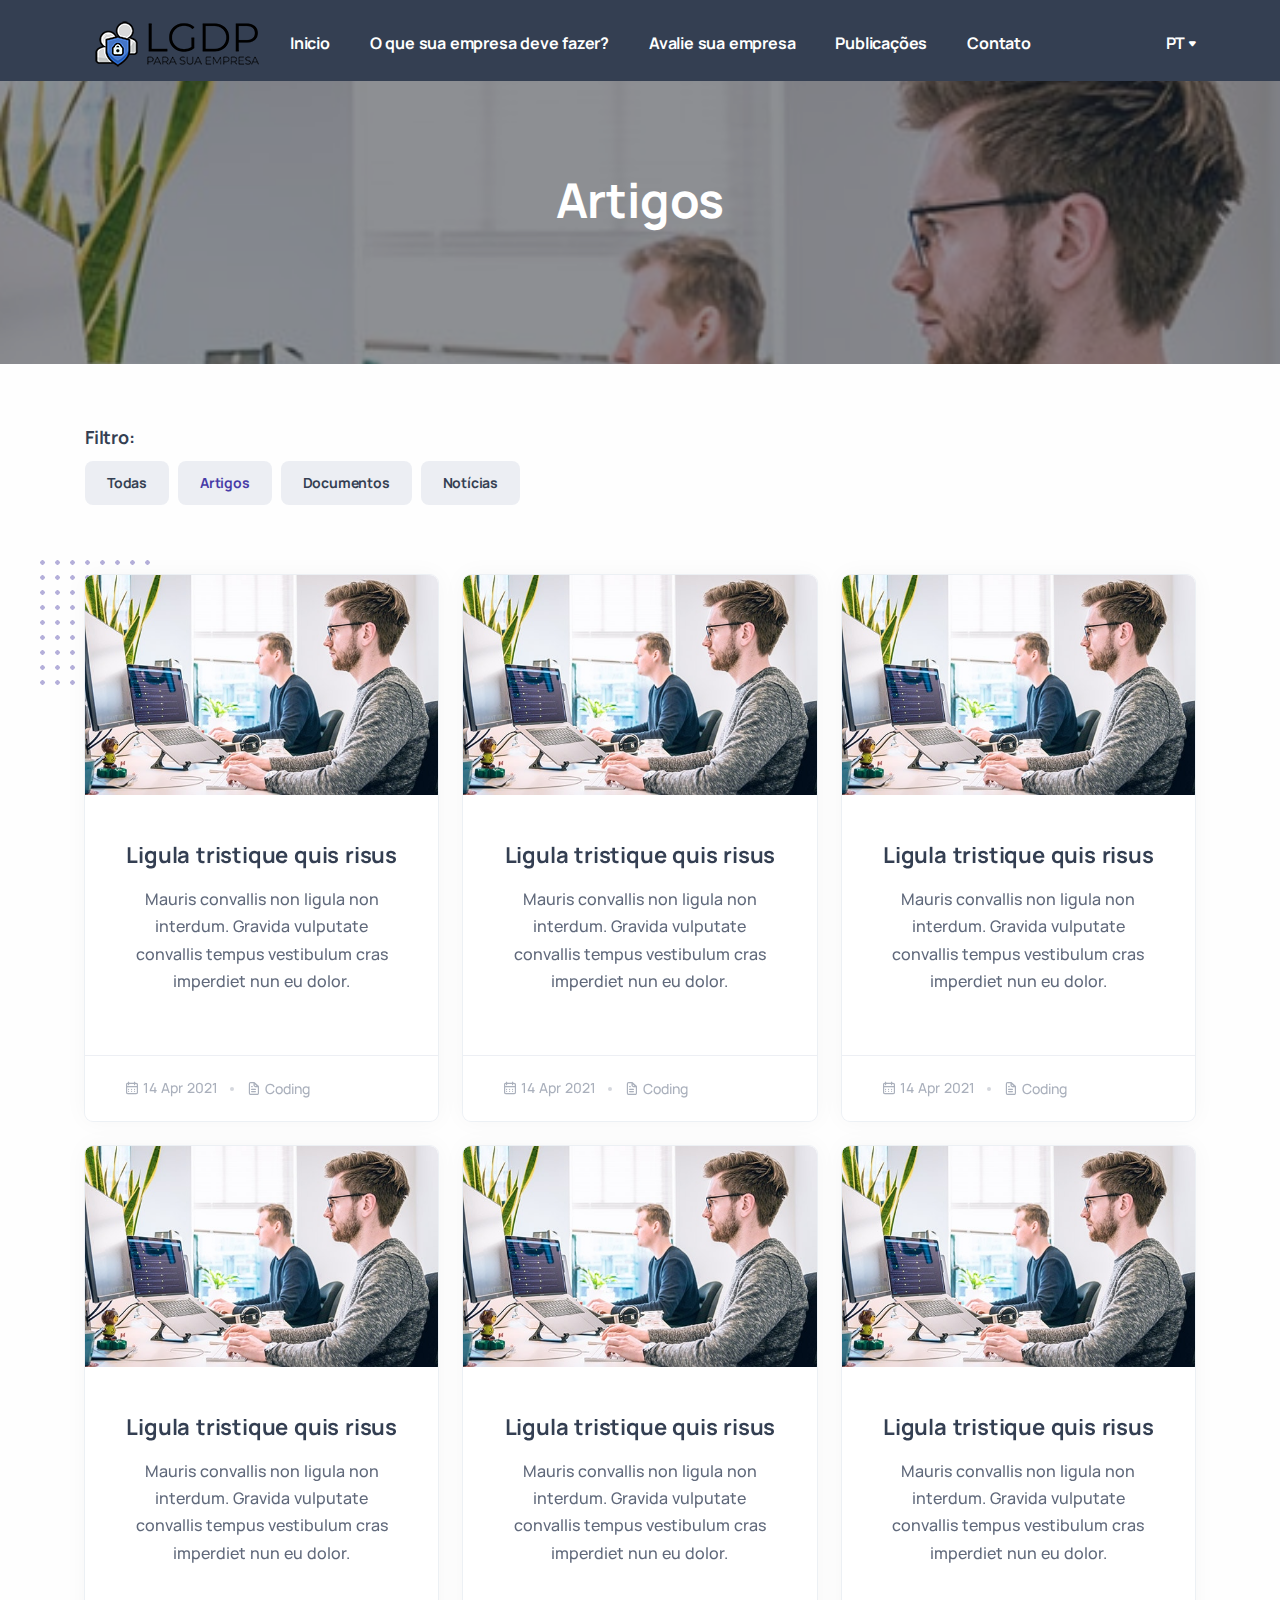
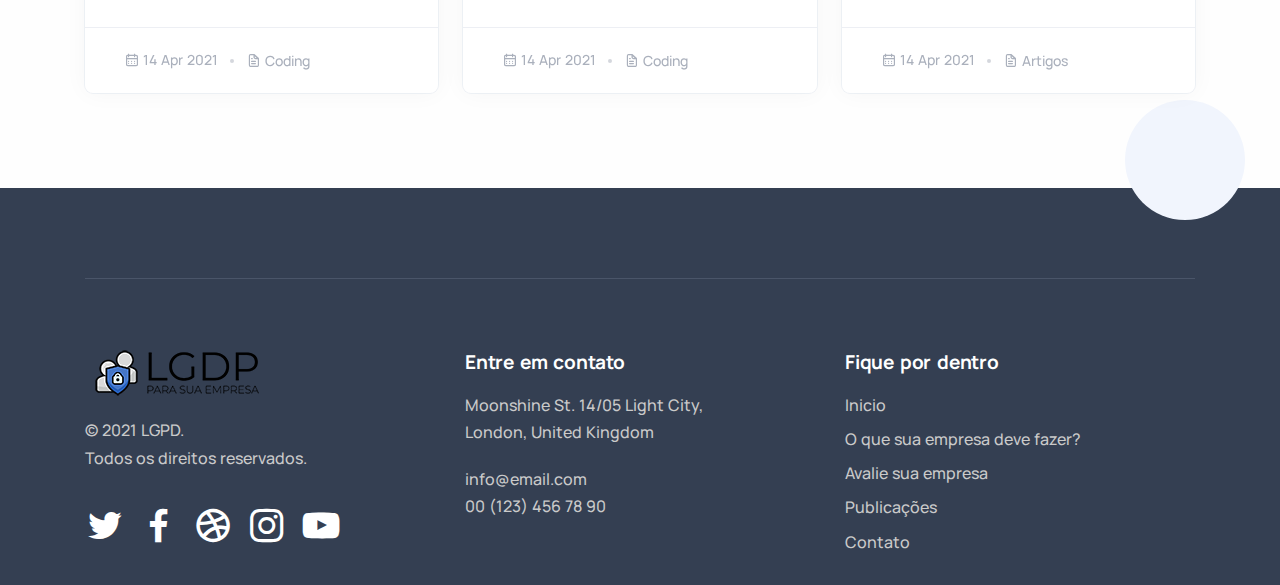
<file: noticias-list-artigos.html>
<!DOCTYPE html>
<html lang="en">
	<head>
		<meta charset="utf-8">
		<meta name="viewport" content="width=device-width, initial-scale=1.0">
		<meta name="description" content="An impressive and flawless site template that includes various UI elements and countless features, attractive ready-made blocks and rich pages, basically everything you need to create a unique and professional website.">
		<meta name="keywords" content="bootstrap 5, business, corporate, creative, gulp, marketing, minimal, modern, multipurpose, one page, responsive, saas, sass, seo, startup, html5 template, site template">
		<meta name="author" content="elemis">
		<title>Brainup - Consultoria, Desenvolvimento e Inovação de TI</title>
		<link rel="shortcut icon" href="./assets/img/favicon.png">
		<link rel="stylesheet" href="./assets/css/plugins.css">
		<link rel="stylesheet" href="./assets/css/style.css">
		<link rel="stylesheet" href="./assets/css/my-style.css">
	</head>
<body>
	<div class="content-wrapper">
		<header class="wrapper bg-navy">
			<nav class="navbar navbar-expand-lg center-logo transparent navbar-dark">
			  <div class="container flex-lg-row flex-nowrap align-items-center">
				<div class="navbar-brand w-100">
				  <a href="./index.html">
					<img src="./assets/img/logo.png" srcset="./assets/img/logo@2x.png 2x" alt="" />
				  </a>
				</div>
				<div class="navbar-collapse offcanvas offcanvas-nav offcanvas-start">
				  <div class="offcanvas-header d-lg-none d-xl-none">
					<a href="./index.html"><img src="./assets/img/logo.png" srcset="./assets/img/logo.png 2x" alt="" /></a>
					<button type="button" class="btn-close btn-close-white" data-bs-dismiss="offcanvas" aria-label="Close"></button>
				  </div>
				  <div class="offcanvas-body ms-lg-auto d-flex flex-column h-100">
					<ul class="navbar-nav">
					  <li class="nav-item"><a class="nav-link" href="index.html">Inicio</a></li>
					  <li class="nav-item"><a class="nav-link" href="index.html#services">O que sua empresa deve fazer?</a></li>
					  <li class="nav-item"><a class="nav-link" href="index.html#evaluation">Avalie sua empresa</a></li>
					  <li class="nav-item"><a class="nav-link" href="index.html#publications">Publicações</a></li>
					  <li class="nav-item"><a class="nav-link" href="index.html#contact">Contato</a></li>
					</ul>
					<!-- /.navbar-nav -->
					<div class="d-lg-none mt-auto pt-6 pb-6 order-4">
					  <a href="mailto:first.last@email.com" class="link-inverse">info@email.com</a>
					  <br /> 00 (123) 456 78 90 <br />
					  <nav class="nav social social-white mt-4">
						<a href="#"><i class="uil uil-twitter"></i></a>
						<a href="#"><i class="uil uil-facebook-f"></i></a>
						<a href="#"><i class="uil uil-dribbble"></i></a>
						<a href="#"><i class="uil uil-instagram"></i></a>
						<a href="#"><i class="uil uil-youtube"></i></a>
					  </nav>
					  <!-- /.social -->
					</div>
					<!-- /offcanvas-nav-other -->
				  </div>
				  <!-- /.offcanvas-body -->
				</div>
				<!-- /.navbar-collapse -->
				<div class="navbar-other w-100 d-flex ms-auto">
				  <ul class="navbar-nav flex-row align-items-center ms-auto">
					<li class="nav-item dropdown language-select text-uppercase">
					  <a class="nav-link dropdown-item dropdown-toggle" href="#" role="button" data-bs-toggle="dropdown" aria-haspopup="true" aria-expanded="false">Pt</a>
					  <ul class="dropdown-menu">
						<li class="nav-item"><a class="dropdown-item" href="#">Pt</a></li>
						<li class="nav-item"><a class="dropdown-item" href="#">En</a></li>
					  </ul>
					</li>
					<li class="nav-item d-lg-none">
					  <button class="hamburger offcanvas-nav-btn"><span></span></button>
					</li>
				  </ul>
				  <!-- /.navbar-nav -->
				</div>
				<!-- /.navbar-other -->
			  </div>
			  <!-- /.container -->
			</nav>
			<!-- /.navbar -->
		  </header>
    <!-- /header -->
    <section class="wrapper image-wrapper bg-image bg-overlay text-white" 
    data-image-src="assets/img/photos/b4.jpg">
      <div class="container pt-10 pb-12 pt-md-14 pb-md-16 text-center">
        <div class="row">
          <div class="col-md-9 col-lg-7 col-xl-5 mx-auto">
            <h1 class="display-1 text-white mb-3">Artigos</h1>
          </div>
          <!-- /column -->
        </div>
        <!-- /.row -->
      </div>
      <!-- /.container -->
    </section>
    <!-- /section -->
    <section class="wrapper bg-light">
      <div class="container py-11">
        <h2 class="h5">Filtro:</h2>
        <ul class="list-inline mb-0">
          <li class="list-inline-item me-1 mb-2">
            <a href="noticias-list.html" class="btn btn-soft-ash btn-sm rounded">Todas</a>
          </li>
          <li class="list-inline-item me-1 mb-2">
            <a href="noticias-list-artigos.html" class="btn btn-soft-ash btn-sm rounded
            text-primary pe-none">Artigos</a>
          </li>
          <li class="list-inline-item me-1 mb-2">
            <a href="noticias-list-documentos.html" class="btn btn-soft-ash btn-sm rounded">Documentos</a>
          </li>
          <li class="list-inline-item me-1 mb-2">
            <a href="noticias-list-noticias.html" class="btn btn-soft-ash btn-sm rounded">Notícias</a>
          </li>
        </ul>
      </div>
      <!-- /.container -->
    </section>
    <!-- /section -->
    <section>
      <div class="container mb-5">
        <div class="position-relative">
          <div class="shape rounded-circle bg-soft-primary rellax w-16 h-16" data-rellax-speed="1" style="bottom: -0.5rem; right: -2.5rem; z-index: 0;"></div>
					<div class="shape bg-dot primary rellax w-16 h-17" data-rellax-speed="1" style="top: -0.5rem; left: -2.5rem; z-index: 0;"></div>
					<div class="row gx-md-5 gy-5 text-center mb-5">
						<div class="col-md-6 col-xl-4">
							<div class="card">
                <figure class="card-img-top overlay overlay-1 hover-scale"><a href="noticia-post.html"> <img src="assets/img/photos/b4.jpg" alt="" /></a>
                  <figcaption>
                    <h5 class="from-top mb-0">Read More</h5>
                  </figcaption>
                </figure>
                <div class="card-body">
                  <div class="post-header">
                    <h2 class="post-title h3 mt-1 mb-3"><a class="link-dark" href="noticia-post.html">Ligula tristique quis risus</a></h2>
                  </div>
                  <!-- /.post-header -->
                  <div class="post-content">
                    <p>Mauris convallis non ligula non interdum. Gravida vulputate convallis tempus vestibulum cras imperdiet nun eu dolor.</p>
                  </div>
                  <!-- /.post-content -->
                </div>
                <!--/.card-body -->
                <div class="card-footer">
                  <ul class="post-meta d-flex mb-0">
                    <li class="post-date"><i class="uil uil-calendar-alt"></i><span>14 Apr 2021</span></li>
                    <li class="post-comments"><a href="#"><i class="uil uil-file-alt fs-15"></i>Coding</a></li>
                  </ul>
                  <!-- /.post-meta -->
                </div>
                <!-- /.card-footer -->
              </div>
              <!-- /.card -->
						</div>
						<!--/column -->
            <div class="col-md-6 col-xl-4">
							<div class="card">
                <figure class="card-img-top overlay overlay-1 hover-scale"><a href="noticia-post.html"> <img src="assets/img/photos/b4.jpg" alt="" /></a>
                  <figcaption>
                    <h5 class="from-top mb-0">Read More</h5>
                  </figcaption>
                </figure>
                <div class="card-body">
                  <div class="post-header">
                    <h2 class="post-title h3 mt-1 mb-3"><a class="link-dark" href="noticia-post.html">Ligula tristique quis risus</a></h2>
                  </div>
                  <!-- /.post-header -->
                  <div class="post-content">
                    <p>Mauris convallis non ligula non interdum. Gravida vulputate convallis tempus vestibulum cras imperdiet nun eu dolor.</p>
                  </div>
                  <!-- /.post-content -->
                </div>
                <!--/.card-body -->
                <div class="card-footer">
                  <ul class="post-meta d-flex mb-0">
                    <li class="post-date"><i class="uil uil-calendar-alt"></i><span>14 Apr 2021</span></li>
                    <li class="post-comments"><a href="#"><i class="uil uil-file-alt fs-15"></i>Coding</a></li>
                  </ul>
                  <!-- /.post-meta -->
                </div>
                <!-- /.card-footer -->
              </div>
              <!-- /.card -->
						</div>
						<!--/column -->
            <div class="col-md-6 col-xl-4">
							<div class="card">
                <figure class="card-img-top overlay overlay-1 hover-scale"><a href="noticia-post.html"> <img src="assets/img/photos/b4.jpg" alt="" /></a>
                  <figcaption>
                    <h5 class="from-top mb-0">Read More</h5>
                  </figcaption>
                </figure>
                <div class="card-body">
                  <div class="post-header">
                    <h2 class="post-title h3 mt-1 mb-3"><a class="link-dark" href="noticia-post.html">Ligula tristique quis risus</a></h2>
                  </div>
                  <!-- /.post-header -->
                  <div class="post-content">
                    <p>Mauris convallis non ligula non interdum. Gravida vulputate convallis tempus vestibulum cras imperdiet nun eu dolor.</p>
                  </div>
                  <!-- /.post-content -->
                </div>
                <!--/.card-body -->
                <div class="card-footer">
                  <ul class="post-meta d-flex mb-0">
                    <li class="post-date"><i class="uil uil-calendar-alt"></i><span>14 Apr 2021</span></li>
                    <li class="post-comments"><a href="#"><i class="uil uil-file-alt fs-15"></i>Coding</a></li>
                  </ul>
                  <!-- /.post-meta -->
                </div>
                <!-- /.card-footer -->
              </div>
              <!-- /.card -->
						</div>
						<!--/column -->
            <div class="col-md-6 col-xl-4">
							<div class="card">
                <figure class="card-img-top overlay overlay-1 hover-scale"><a href="noticia-post.html"> <img src="assets/img/photos/b4.jpg" alt="" /></a>
                  <figcaption>
                    <h5 class="from-top mb-0">Read More</h5>
                  </figcaption>
                </figure>
                <div class="card-body">
                  <div class="post-header">
                    <h2 class="post-title h3 mt-1 mb-3"><a class="link-dark" href="noticia-post.html">Ligula tristique quis risus</a></h2>
                  </div>
                  <!-- /.post-header -->
                  <div class="post-content">
                    <p>Mauris convallis non ligula non interdum. Gravida vulputate convallis tempus vestibulum cras imperdiet nun eu dolor.</p>
                  </div>
                  <!-- /.post-content -->
                </div>
                <!--/.card-body -->
                <div class="card-footer">
                  <ul class="post-meta d-flex mb-0">
                    <li class="post-date"><i class="uil uil-calendar-alt"></i><span>14 Apr 2021</span></li>
                    <li class="post-comments"><a href="#"><i class="uil uil-file-alt fs-15"></i>Coding</a></li>
                  </ul>
                  <!-- /.post-meta -->
                </div>
                <!-- /.card-footer -->
              </div>
              <!-- /.card -->
						</div>
						<!--/column -->
            <div class="col-md-6 col-xl-4">
							<div class="card">
                <figure class="card-img-top overlay overlay-1 hover-scale"><a href="noticia-post.html"> <img src="assets/img/photos/b4.jpg" alt="" /></a>
                  <figcaption>
                    <h5 class="from-top mb-0">Read More</h5>
                  </figcaption>
                </figure>
                <div class="card-body">
                  <div class="post-header">
                    <h2 class="post-title h3 mt-1 mb-3"><a class="link-dark" href="noticia-post.html">Ligula tristique quis risus</a></h2>
                  </div>
                  <!-- /.post-header -->
                  <div class="post-content">
                    <p>Mauris convallis non ligula non interdum. Gravida vulputate convallis tempus vestibulum cras imperdiet nun eu dolor.</p>
                  </div>
                  <!-- /.post-content -->
                </div>
                <!--/.card-body -->
                <div class="card-footer">
                  <ul class="post-meta d-flex mb-0">
                    <li class="post-date"><i class="uil uil-calendar-alt"></i><span>14 Apr 2021</span></li>
                    <li class="post-comments"><a href="#"><i class="uil uil-file-alt fs-15"></i>Coding</a></li>
                  </ul>
                  <!-- /.post-meta -->
                </div>
                <!-- /.card-footer -->
              </div>
              <!-- /.card -->
						</div>
						<!--/column -->
            <div class="col-md-6 col-xl-4">
							<div class="card">
                <figure class="card-img-top overlay overlay-1 hover-scale"><a href="noticia-post.html"> <img src="assets/img/photos/b4.jpg" alt="" /></a>
                  <figcaption>
                    <h5 class="from-top mb-0">Read More</h5>
                  </figcaption>
                </figure>
                <div class="card-body">
                  <div class="post-header">
                    <h2 class="post-title h3 mt-1 mb-3"><a class="link-dark" href="noticia-post.html">Ligula tristique quis risus</a></h2>
                  </div>
                  <!-- /.post-header -->
                  <div class="post-content">
                    <p>Mauris convallis non ligula non interdum. Gravida vulputate convallis tempus vestibulum cras imperdiet nun eu dolor.</p>
                  </div>
                  <!-- /.post-content -->
                </div>
                <!--/.card-body -->
                <div class="card-footer">
                  <ul class="post-meta d-flex mb-0">
                    <li class="post-date"><i class="uil uil-calendar-alt"></i><span>14 Apr 2021</span></li>
                    <li class="post-comments"><a href="#"><i class="uil uil-file-alt fs-15"></i>Artigos</a></li>
                  </ul>
                  <!-- /.post-meta -->
                </div>
                <!-- /.card-footer -->
              </div>
              <!-- /.card -->
						</div>
						<!--/column -->
          </div>
          <!-- /.row -->

				</div>
				<!-- /.position-relative -->
      </div>
    </section>
    <!-- /section -->
  </div>
  <!-- /.content-wrapper -->
  <footer class="bg-navy text-inverse pb-5 mt-12">
		<div class="container">
		  <hr class="mb-12" />
		  <div class="row gy-6 gy-lg-0">
			<div class="col-md-4">
			  <div class="widget">
				<img class="mb-4" src="./assets/img/logo.png"  alt="logo" />
				<p class="mb-4">© 2021 LGPD. <br class="d-none d-lg-block" />Todos os direitos reservados.</p>
				<nav class="nav social social-white">
				  <a href="#"><i class="uil uil-twitter"></i></a>
				  <a href="#"><i class="uil uil-facebook-f"></i></a>
				  <a href="#"><i class="uil uil-dribbble"></i></a>
				  <a href="#"><i class="uil uil-instagram"></i></a>
				  <a href="#"><i class="uil uil-youtube"></i></a>
				</nav>
				<!-- /.social -->
			  </div>
			  <!-- /.widget -->
			</div>
			<!-- /column -->
			<div class="col-md-4">
			  <div class="widget">
				<h4 class="widget-title text-white mb-3">Entre em contato</h4>
				<address class="pe-xl-15 pe-xxl-17">Moonshine St. 14/05 Light City, London, United Kingdom</address>
				<a href="mailto:#">info@email.com</a><br /> 00 (123) 456 78 90
			  </div>
			  <!-- /.widget -->
			</div>
			<!-- /column -->
			<div class="col-md-4">
			  <div class="widget">
				<h4 class="widget-title text-white mb-3">Fique por dentro</h4>
				<ul class="list-unstyled  mb-0">
				  <li><a href="index.html">Inicio</a></li>
				  <li><a href="index.html#services">O que sua empresa deve fazer?</a></li>
				  <li><a href="index.html#evaluation">Avalie sua empresa</a></li>
				  <li><a href="index.html#publications">Publicações</a></li>
				  <li><a href="index.html#contact">Contato</a></li>
				</ul>
			  </div>
			  <!-- /.widget -->
			</div>
			<!-- /column -->
		  </div>
		  <!--/.row -->
		</div>
		<!-- /.container -->
	  </footer>
	  <div class="progress-wrap">
		<svg class="progress-circle svg-content" width="100%" height="100%" viewBox="-1 -1 102 102">
		  <path d="M50,1 a49,49 0 0,1 0,98 a49,49 0 0,1 0,-98" />
		</svg>
	  </div>
	  <script src="./assets/js/plugins.js"></script>
	  <script src="./assets/js/theme.js"></script>
</body>
</html>
</file>
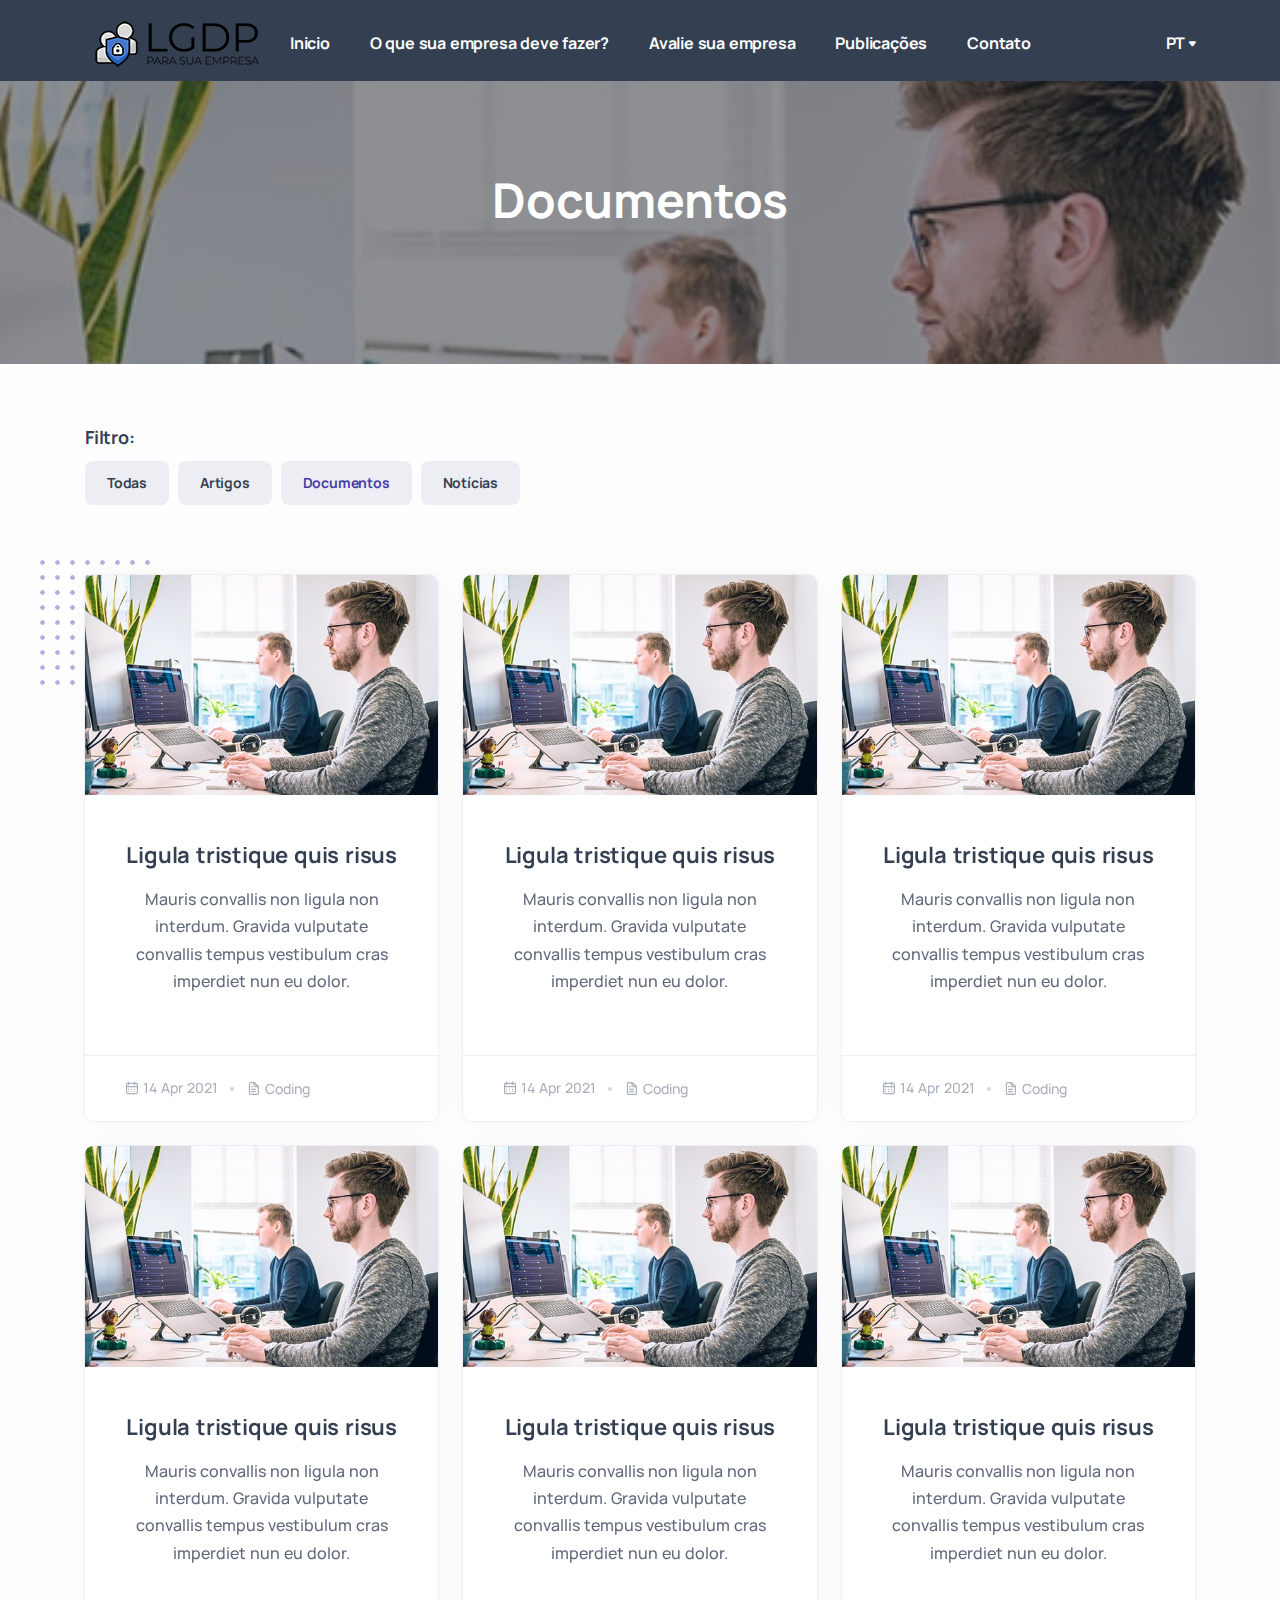
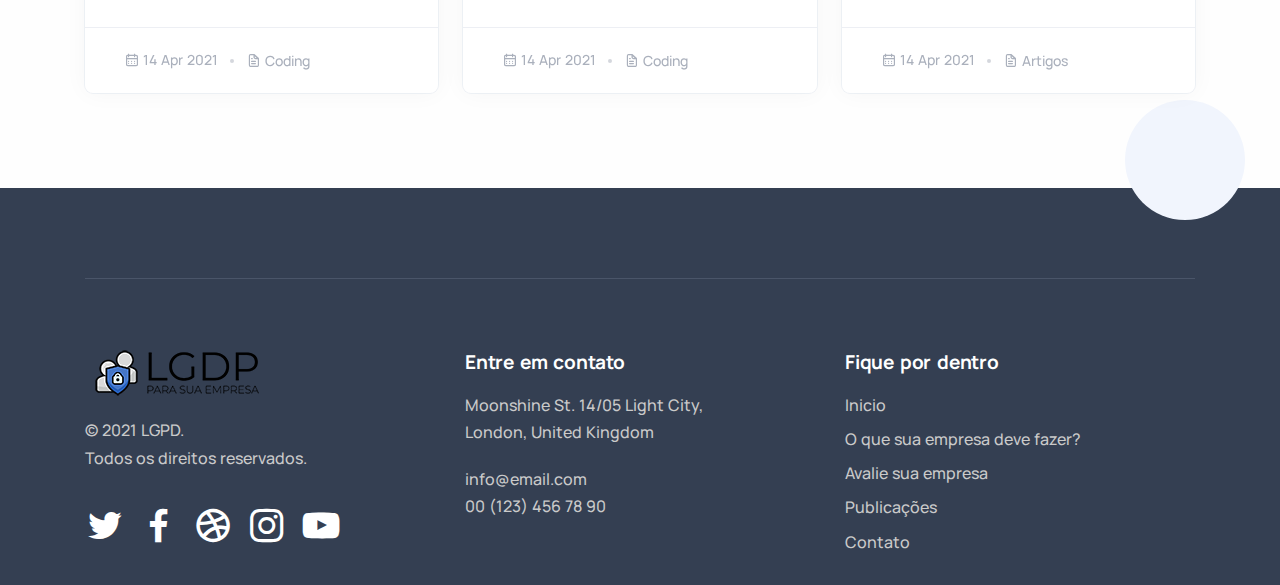
<file: noticias-list-documentos.html>
<!DOCTYPE html>
<html lang="en">
	<head>
		<meta charset="utf-8">
		<meta name="viewport" content="width=device-width, initial-scale=1.0">
		<meta name="description" content="An impressive and flawless site template that includes various UI elements and countless features, attractive ready-made blocks and rich pages, basically everything you need to create a unique and professional website.">
		<meta name="keywords" content="bootstrap 5, business, corporate, creative, gulp, marketing, minimal, modern, multipurpose, one page, responsive, saas, sass, seo, startup, html5 template, site template">
		<meta name="author" content="elemis">
		<title>Brainup - Consultoria, Desenvolvimento e Inovação de TI</title>
		<link rel="shortcut icon" href="./assets/img/favicon.png">
		<link rel="stylesheet" href="./assets/css/plugins.css">
		<link rel="stylesheet" href="./assets/css/style.css">
		<link rel="stylesheet" href="./assets/css/my-style.css">
	</head>
<body>
	<div class="content-wrapper">
		<header class="wrapper bg-navy">
			<nav class="navbar navbar-expand-lg center-logo transparent navbar-dark">
			  <div class="container flex-lg-row flex-nowrap align-items-center">
				<div class="navbar-brand w-100">
				  <a href="./index.html">
					<img src="./assets/img/logo.png" srcset="./assets/img/logo@2x.png 2x" alt="" />
				  </a>
				</div>
				<div class="navbar-collapse offcanvas offcanvas-nav offcanvas-start">
				  <div class="offcanvas-header d-lg-none d-xl-none">
					<a href="./index.html"><img src="./assets/img/logo.png" srcset="./assets/img/logo.png 2x" alt="" /></a>
					<button type="button" class="btn-close btn-close-white" data-bs-dismiss="offcanvas" aria-label="Close"></button>
				  </div>
				  <div class="offcanvas-body ms-lg-auto d-flex flex-column h-100">
					<ul class="navbar-nav">
					  <li class="nav-item"><a class="nav-link" href="index.html">Inicio</a></li>
					  <li class="nav-item"><a class="nav-link" href="index.html#services">O que sua empresa deve fazer?</a></li>
					  <li class="nav-item"><a class="nav-link" href="index.html#evaluation">Avalie sua empresa</a></li>
					  <li class="nav-item"><a class="nav-link" href="index.html#publications">Publicações</a></li>
					  <li class="nav-item"><a class="nav-link" href="index.html#contact">Contato</a></li>
					</ul>
					<!-- /.navbar-nav -->
					<div class="d-lg-none mt-auto pt-6 pb-6 order-4">
					  <a href="mailto:first.last@email.com" class="link-inverse">info@email.com</a>
					  <br /> 00 (123) 456 78 90 <br />
					  <nav class="nav social social-white mt-4">
						<a href="#"><i class="uil uil-twitter"></i></a>
						<a href="#"><i class="uil uil-facebook-f"></i></a>
						<a href="#"><i class="uil uil-dribbble"></i></a>
						<a href="#"><i class="uil uil-instagram"></i></a>
						<a href="#"><i class="uil uil-youtube"></i></a>
					  </nav>
					  <!-- /.social -->
					</div>
					<!-- /offcanvas-nav-other -->
				  </div>
				  <!-- /.offcanvas-body -->
				</div>
				<!-- /.navbar-collapse -->
				<div class="navbar-other w-100 d-flex ms-auto">
				  <ul class="navbar-nav flex-row align-items-center ms-auto">
					<li class="nav-item dropdown language-select text-uppercase">
					  <a class="nav-link dropdown-item dropdown-toggle" href="#" role="button" data-bs-toggle="dropdown" aria-haspopup="true" aria-expanded="false">Pt</a>
					  <ul class="dropdown-menu">
						<li class="nav-item"><a class="dropdown-item" href="#">Pt</a></li>
						<li class="nav-item"><a class="dropdown-item" href="#">En</a></li>
					  </ul>
					</li>
					<li class="nav-item d-lg-none">
					  <button class="hamburger offcanvas-nav-btn"><span></span></button>
					</li>
				  </ul>
				  <!-- /.navbar-nav -->
				</div>
				<!-- /.navbar-other -->
			  </div>
			  <!-- /.container -->
			</nav>
			<!-- /.navbar -->
		  </header>
    <!-- /header -->
    <section class="wrapper image-wrapper bg-image bg-overlay text-white" 
    data-image-src="assets/img/photos/b4.jpg">
      <div class="container pt-10 pb-12 pt-md-14 pb-md-16 text-center">
        <div class="row">
          <div class="col-md-9 col-lg-7 col-xl-5 mx-auto">
            <h1 class="display-1 text-white mb-3">Documentos</h1>
          </div>
          <!-- /column -->
        </div>
        <!-- /.row -->
      </div>
      <!-- /.container -->
    </section>
    <!-- /section -->
    <section class="wrapper bg-light">
      <div class="container py-11">
        <h2 class="h5">Filtro:</h2>
        <ul class="list-inline mb-0">
          <li class="list-inline-item me-1 mb-2">
            <a href="noticias-list.html" class="btn btn-soft-ash btn-sm rounded">Todas</a>
          </li>
          <li class="list-inline-item me-1 mb-2">
            <a href="noticias-list-artigos.html" class="btn btn-soft-ash btn-sm rounded">Artigos</a>
          </li>
          <li class="list-inline-item me-1 mb-2">
            <a href="noticias-list-documentos.html" class="btn btn-soft-ash btn-sm rounded 
            text-primary pe-none">Documentos</a>
          </li>
          <li class="list-inline-item me-1 mb-2">
            <a href="noticias-list-noticias.html" class="btn btn-soft-ash btn-sm rounded">Notícias</a>
          </li>
        </ul>
      </div>
      <!-- /.container -->
    </section>
    <!-- /section -->
    <section>
      <div class="container mb-5">
        <div class="position-relative">
          <div class="shape rounded-circle bg-soft-primary rellax w-16 h-16" data-rellax-speed="1" style="bottom: -0.5rem; right: -2.5rem; z-index: 0;"></div>
					<div class="shape bg-dot primary rellax w-16 h-17" data-rellax-speed="1" style="top: -0.5rem; left: -2.5rem; z-index: 0;"></div>
					<div class="row gx-md-5 gy-5 text-center mb-5">
						<div class="col-md-6 col-xl-4">
							<div class="card">
                <figure class="card-img-top overlay overlay-1 hover-scale"><a href="noticia-post.html"> <img src="assets/img/photos/b4.jpg" alt="" /></a>
                  <figcaption>
                    <h5 class="from-top mb-0">Read More</h5>
                  </figcaption>
                </figure>
                <div class="card-body">
                  <div class="post-header">
                    <h2 class="post-title h3 mt-1 mb-3"><a class="link-dark" href="noticia-post.html">Ligula tristique quis risus</a></h2>
                  </div>
                  <!-- /.post-header -->
                  <div class="post-content">
                    <p>Mauris convallis non ligula non interdum. Gravida vulputate convallis tempus vestibulum cras imperdiet nun eu dolor.</p>
                  </div>
                  <!-- /.post-content -->
                </div>
                <!--/.card-body -->
                <div class="card-footer">
                  <ul class="post-meta d-flex mb-0">
                    <li class="post-date"><i class="uil uil-calendar-alt"></i><span>14 Apr 2021</span></li>
                    <li class="post-comments"><a href="#"><i class="uil uil-file-alt fs-15"></i>Coding</a></li>
                  </ul>
                  <!-- /.post-meta -->
                </div>
                <!-- /.card-footer -->
              </div>
              <!-- /.card -->
						</div>
						<!--/column -->
            <div class="col-md-6 col-xl-4">
							<div class="card">
                <figure class="card-img-top overlay overlay-1 hover-scale"><a href="noticia-post.html"> <img src="assets/img/photos/b4.jpg" alt="" /></a>
                  <figcaption>
                    <h5 class="from-top mb-0">Read More</h5>
                  </figcaption>
                </figure>
                <div class="card-body">
                  <div class="post-header">
                    <h2 class="post-title h3 mt-1 mb-3"><a class="link-dark" href="noticia-post.html">Ligula tristique quis risus</a></h2>
                  </div>
                  <!-- /.post-header -->
                  <div class="post-content">
                    <p>Mauris convallis non ligula non interdum. Gravida vulputate convallis tempus vestibulum cras imperdiet nun eu dolor.</p>
                  </div>
                  <!-- /.post-content -->
                </div>
                <!--/.card-body -->
                <div class="card-footer">
                  <ul class="post-meta d-flex mb-0">
                    <li class="post-date"><i class="uil uil-calendar-alt"></i><span>14 Apr 2021</span></li>
                    <li class="post-comments"><a href="#"><i class="uil uil-file-alt fs-15"></i>Coding</a></li>
                  </ul>
                  <!-- /.post-meta -->
                </div>
                <!-- /.card-footer -->
              </div>
              <!-- /.card -->
						</div>
						<!--/column -->
            <div class="col-md-6 col-xl-4">
							<div class="card">
                <figure class="card-img-top overlay overlay-1 hover-scale"><a href="noticia-post.html"> <img src="assets/img/photos/b4.jpg" alt="" /></a>
                  <figcaption>
                    <h5 class="from-top mb-0">Read More</h5>
                  </figcaption>
                </figure>
                <div class="card-body">
                  <div class="post-header">
                    <h2 class="post-title h3 mt-1 mb-3"><a class="link-dark" href="noticia-post.html">Ligula tristique quis risus</a></h2>
                  </div>
                  <!-- /.post-header -->
                  <div class="post-content">
                    <p>Mauris convallis non ligula non interdum. Gravida vulputate convallis tempus vestibulum cras imperdiet nun eu dolor.</p>
                  </div>
                  <!-- /.post-content -->
                </div>
                <!--/.card-body -->
                <div class="card-footer">
                  <ul class="post-meta d-flex mb-0">
                    <li class="post-date"><i class="uil uil-calendar-alt"></i><span>14 Apr 2021</span></li>
                    <li class="post-comments"><a href="#"><i class="uil uil-file-alt fs-15"></i>Coding</a></li>
                  </ul>
                  <!-- /.post-meta -->
                </div>
                <!-- /.card-footer -->
              </div>
              <!-- /.card -->
						</div>
						<!--/column -->
            <div class="col-md-6 col-xl-4">
							<div class="card">
                <figure class="card-img-top overlay overlay-1 hover-scale"><a href="noticia-post.html"> <img src="assets/img/photos/b4.jpg" alt="" /></a>
                  <figcaption>
                    <h5 class="from-top mb-0">Read More</h5>
                  </figcaption>
                </figure>
                <div class="card-body">
                  <div class="post-header">
                    <h2 class="post-title h3 mt-1 mb-3"><a class="link-dark" href="noticia-post.html">Ligula tristique quis risus</a></h2>
                  </div>
                  <!-- /.post-header -->
                  <div class="post-content">
                    <p>Mauris convallis non ligula non interdum. Gravida vulputate convallis tempus vestibulum cras imperdiet nun eu dolor.</p>
                  </div>
                  <!-- /.post-content -->
                </div>
                <!--/.card-body -->
                <div class="card-footer">
                  <ul class="post-meta d-flex mb-0">
                    <li class="post-date"><i class="uil uil-calendar-alt"></i><span>14 Apr 2021</span></li>
                    <li class="post-comments"><a href="#"><i class="uil uil-file-alt fs-15"></i>Coding</a></li>
                  </ul>
                  <!-- /.post-meta -->
                </div>
                <!-- /.card-footer -->
              </div>
              <!-- /.card -->
						</div>
						<!--/column -->
            <div class="col-md-6 col-xl-4">
							<div class="card">
                <figure class="card-img-top overlay overlay-1 hover-scale"><a href="noticia-post.html"> <img src="assets/img/photos/b4.jpg" alt="" /></a>
                  <figcaption>
                    <h5 class="from-top mb-0">Read More</h5>
                  </figcaption>
                </figure>
                <div class="card-body">
                  <div class="post-header">
                    <h2 class="post-title h3 mt-1 mb-3"><a class="link-dark" href="noticia-post.html">Ligula tristique quis risus</a></h2>
                  </div>
                  <!-- /.post-header -->
                  <div class="post-content">
                    <p>Mauris convallis non ligula non interdum. Gravida vulputate convallis tempus vestibulum cras imperdiet nun eu dolor.</p>
                  </div>
                  <!-- /.post-content -->
                </div>
                <!--/.card-body -->
                <div class="card-footer">
                  <ul class="post-meta d-flex mb-0">
                    <li class="post-date"><i class="uil uil-calendar-alt"></i><span>14 Apr 2021</span></li>
                    <li class="post-comments"><a href="#"><i class="uil uil-file-alt fs-15"></i>Coding</a></li>
                  </ul>
                  <!-- /.post-meta -->
                </div>
                <!-- /.card-footer -->
              </div>
              <!-- /.card -->
						</div>
						<!--/column -->
            <div class="col-md-6 col-xl-4">
							<div class="card">
                <figure class="card-img-top overlay overlay-1 hover-scale"><a href="noticia-post.html"> <img src="assets/img/photos/b4.jpg" alt="" /></a>
                  <figcaption>
                    <h5 class="from-top mb-0">Read More</h5>
                  </figcaption>
                </figure>
                <div class="card-body">
                  <div class="post-header">
                    <h2 class="post-title h3 mt-1 mb-3"><a class="link-dark" href="noticia-post.html">Ligula tristique quis risus</a></h2>
                  </div>
                  <!-- /.post-header -->
                  <div class="post-content">
                    <p>Mauris convallis non ligula non interdum. Gravida vulputate convallis tempus vestibulum cras imperdiet nun eu dolor.</p>
                  </div>
                  <!-- /.post-content -->
                </div>
                <!--/.card-body -->
                <div class="card-footer">
                  <ul class="post-meta d-flex mb-0">
                    <li class="post-date"><i class="uil uil-calendar-alt"></i><span>14 Apr 2021</span></li>
                    <li class="post-comments"><a href="#"><i class="uil uil-file-alt fs-15"></i>Artigos</a></li>
                  </ul>
                  <!-- /.post-meta -->
                </div>
                <!-- /.card-footer -->
              </div>
              <!-- /.card -->
						</div>
						<!--/column -->
          </div>
          <!-- /.row -->

				</div>
				<!-- /.position-relative -->
      </div>
    </section>
    <!-- /section -->
  </div>
  <!-- /.content-wrapper -->
  <footer class="bg-navy text-inverse pb-5 mt-12">
		<div class="container">
		  <hr class="mb-12" />
		  <div class="row gy-6 gy-lg-0">
			<div class="col-md-4">
			  <div class="widget">
				<img class="mb-4" src="./assets/img/logo.png"  alt="logo" />
				<p class="mb-4">© 2021 LGPD. <br class="d-none d-lg-block" />Todos os direitos reservados.</p>
				<nav class="nav social social-white">
				  <a href="#"><i class="uil uil-twitter"></i></a>
				  <a href="#"><i class="uil uil-facebook-f"></i></a>
				  <a href="#"><i class="uil uil-dribbble"></i></a>
				  <a href="#"><i class="uil uil-instagram"></i></a>
				  <a href="#"><i class="uil uil-youtube"></i></a>
				</nav>
				<!-- /.social -->
			  </div>
			  <!-- /.widget -->
			</div>
			<!-- /column -->
			<div class="col-md-4">
			  <div class="widget">
				<h4 class="widget-title text-white mb-3">Entre em contato</h4>
				<address class="pe-xl-15 pe-xxl-17">Moonshine St. 14/05 Light City, London, United Kingdom</address>
				<a href="mailto:#">info@email.com</a><br /> 00 (123) 456 78 90
			  </div>
			  <!-- /.widget -->
			</div>
			<!-- /column -->
			<div class="col-md-4">
			  <div class="widget">
				<h4 class="widget-title text-white mb-3">Fique por dentro</h4>
				<ul class="list-unstyled  mb-0">
				  <li><a href="index.html">Inicio</a></li>
				  <li><a href="index.html#services">O que sua empresa deve fazer?</a></li>
				  <li><a href="index.html#evaluation">Avalie sua empresa</a></li>
				  <li><a href="index.html#publications">Publicações</a></li>
				  <li><a href="index.html#contact">Contato</a></li>
				</ul>
			  </div>
			  <!-- /.widget -->
			</div>
			<!-- /column -->
		  </div>
		  <!--/.row -->
		</div>
		<!-- /.container -->
	  </footer>
	  <div class="progress-wrap">
		<svg class="progress-circle svg-content" width="100%" height="100%" viewBox="-1 -1 102 102">
		  <path d="M50,1 a49,49 0 0,1 0,98 a49,49 0 0,1 0,-98" />
		</svg>
	  </div>
	  <script src="./assets/js/plugins.js"></script>
	  <script src="./assets/js/theme.js"></script>
</body>
</html>
</file>
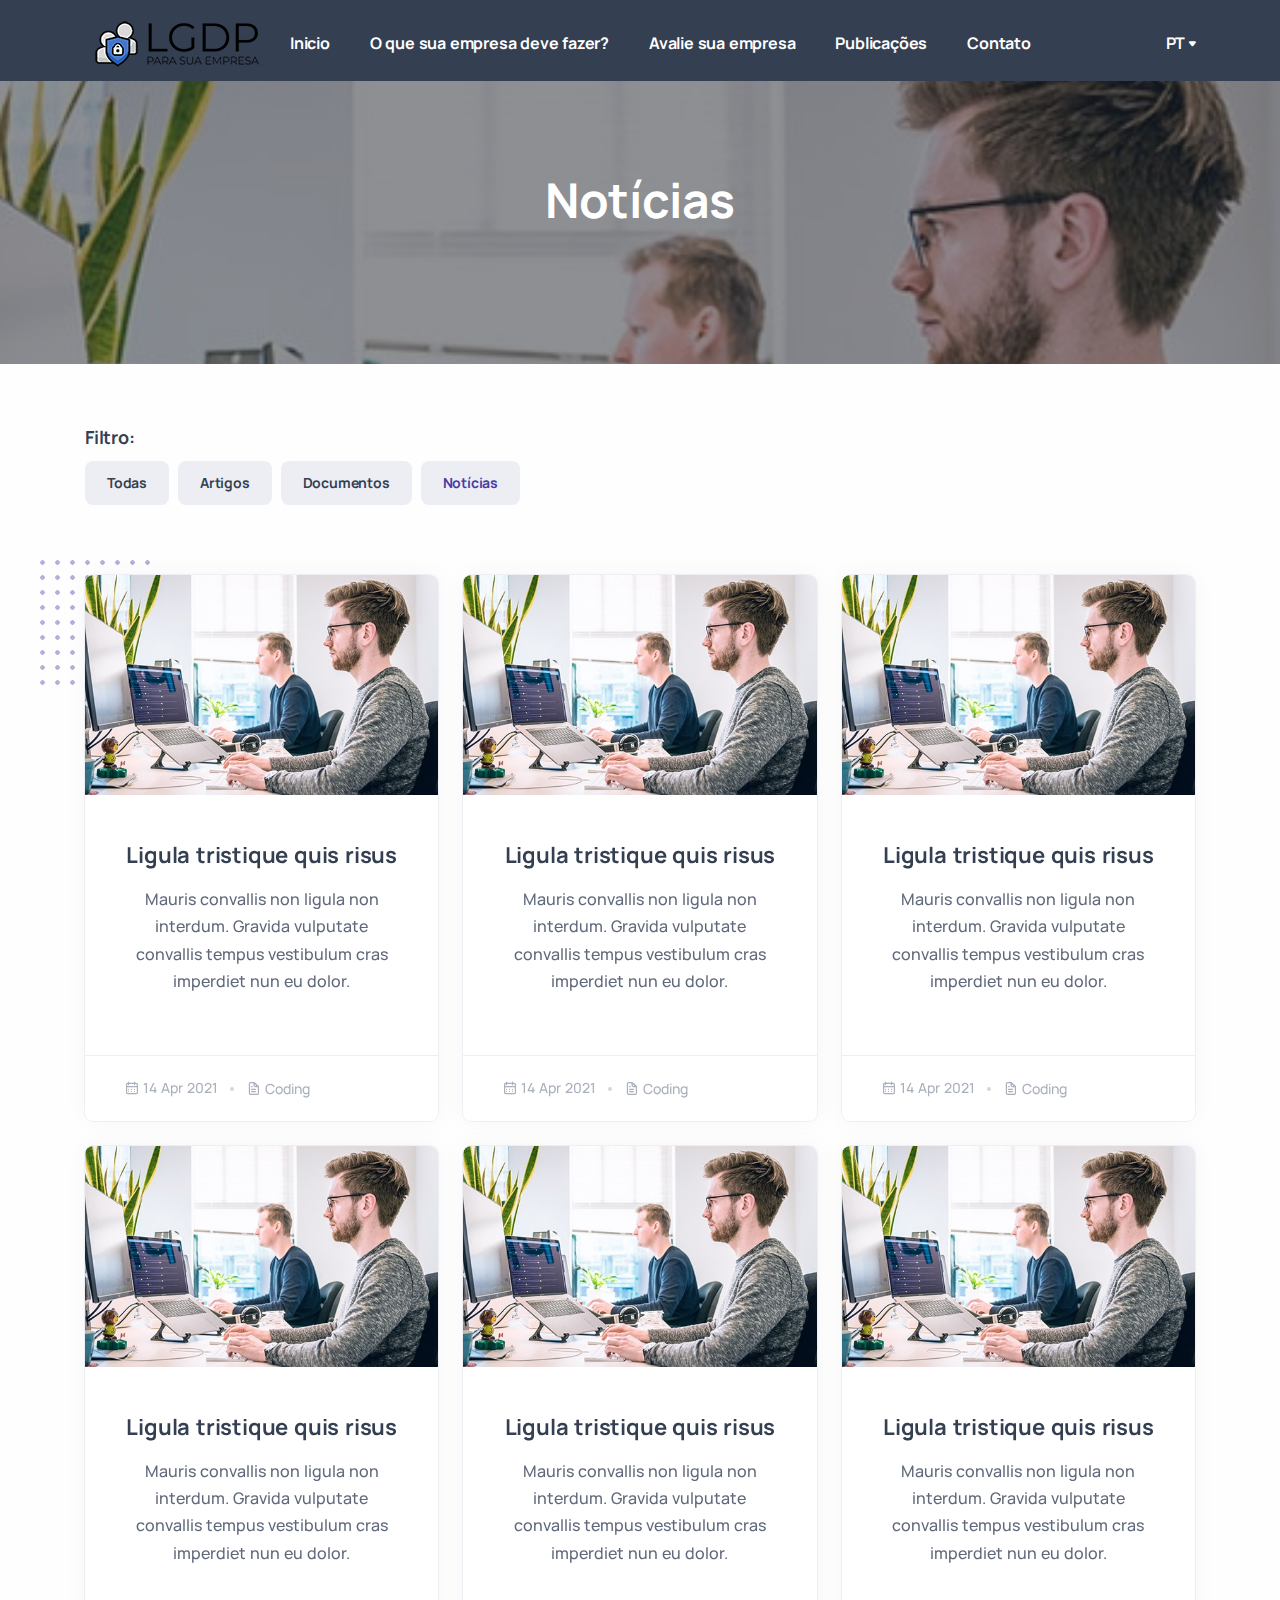
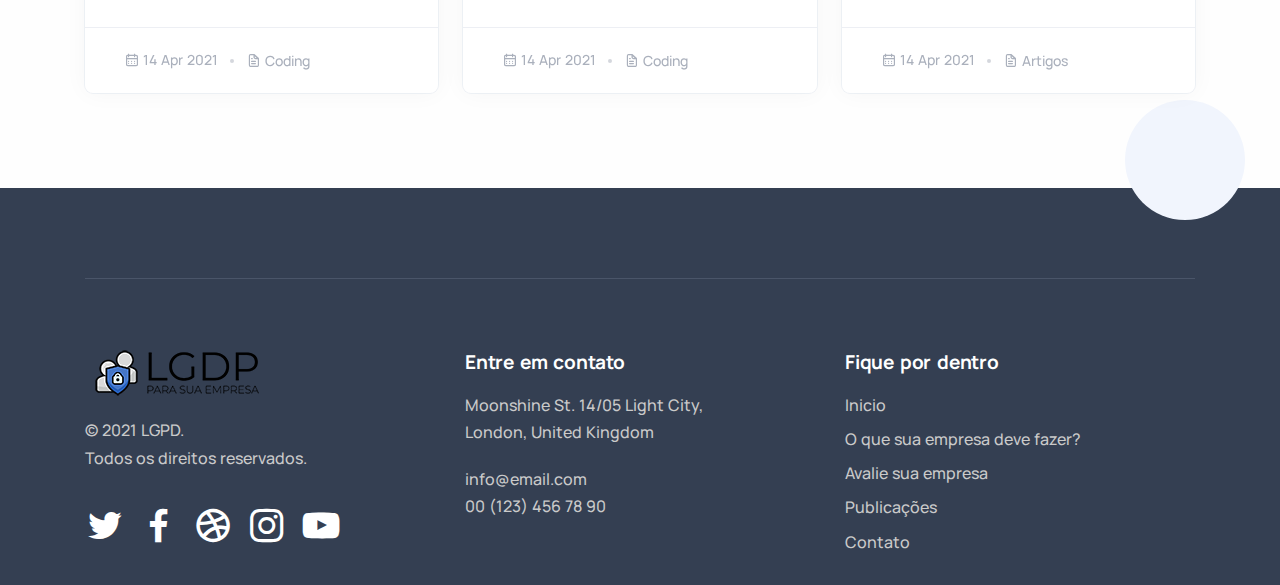
<file: noticias-list-noticias.html>
<!DOCTYPE html>
<html lang="en">
	<head>
		<meta charset="utf-8">
		<meta name="viewport" content="width=device-width, initial-scale=1.0">
		<meta name="description" content="An impressive and flawless site template that includes various UI elements and countless features, attractive ready-made blocks and rich pages, basically everything you need to create a unique and professional website.">
		<meta name="keywords" content="bootstrap 5, business, corporate, creative, gulp, marketing, minimal, modern, multipurpose, one page, responsive, saas, sass, seo, startup, html5 template, site template">
		<meta name="author" content="elemis">
		<title>Brainup - Consultoria, Desenvolvimento e Inovação de TI</title>
		<link rel="shortcut icon" href="./assets/img/favicon.png">
		<link rel="stylesheet" href="./assets/css/plugins.css">
		<link rel="stylesheet" href="./assets/css/style.css">
		<link rel="stylesheet" href="./assets/css/my-style.css">
	</head>
<body>
	<div class="content-wrapper">
		<header class="wrapper bg-navy">
			<nav class="navbar navbar-expand-lg center-logo transparent navbar-dark">
			  <div class="container flex-lg-row flex-nowrap align-items-center">
				<div class="navbar-brand w-100">
				  <a href="./index.html">
					<img src="./assets/img/logo.png" srcset="./assets/img/logo@2x.png 2x" alt="" />
				  </a>
				</div>
				<div class="navbar-collapse offcanvas offcanvas-nav offcanvas-start">
				  <div class="offcanvas-header d-lg-none d-xl-none">
					<a href="./index.html"><img src="./assets/img/logo.png" srcset="./assets/img/logo.png 2x" alt="" /></a>
					<button type="button" class="btn-close btn-close-white" data-bs-dismiss="offcanvas" aria-label="Close"></button>
				  </div>
				  <div class="offcanvas-body ms-lg-auto d-flex flex-column h-100">
					<ul class="navbar-nav">
					  <li class="nav-item"><a class="nav-link" href="index.html">Inicio</a></li>
					  <li class="nav-item"><a class="nav-link" href="index.html#services">O que sua empresa deve fazer?</a></li>
					  <li class="nav-item"><a class="nav-link" href="index.html#evaluation">Avalie sua empresa</a></li>
					  <li class="nav-item"><a class="nav-link" href="index.html#publications">Publicações</a></li>
					  <li class="nav-item"><a class="nav-link" href="index.html#contact">Contato</a></li>
					</ul>
					<!-- /.navbar-nav -->
					<div class="d-lg-none mt-auto pt-6 pb-6 order-4">
					  <a href="mailto:first.last@email.com" class="link-inverse">info@email.com</a>
					  <br /> 00 (123) 456 78 90 <br />
					  <nav class="nav social social-white mt-4">
						<a href="#"><i class="uil uil-twitter"></i></a>
						<a href="#"><i class="uil uil-facebook-f"></i></a>
						<a href="#"><i class="uil uil-dribbble"></i></a>
						<a href="#"><i class="uil uil-instagram"></i></a>
						<a href="#"><i class="uil uil-youtube"></i></a>
					  </nav>
					  <!-- /.social -->
					</div>
					<!-- /offcanvas-nav-other -->
				  </div>
				  <!-- /.offcanvas-body -->
				</div>
				<!-- /.navbar-collapse -->
				<div class="navbar-other w-100 d-flex ms-auto">
				  <ul class="navbar-nav flex-row align-items-center ms-auto">
					<li class="nav-item dropdown language-select text-uppercase">
					  <a class="nav-link dropdown-item dropdown-toggle" href="#" role="button" data-bs-toggle="dropdown" aria-haspopup="true" aria-expanded="false">Pt</a>
					  <ul class="dropdown-menu">
						<li class="nav-item"><a class="dropdown-item" href="#">Pt</a></li>
						<li class="nav-item"><a class="dropdown-item" href="#">En</a></li>
					  </ul>
					</li>
					<li class="nav-item d-lg-none">
					  <button class="hamburger offcanvas-nav-btn"><span></span></button>
					</li>
				  </ul>
				  <!-- /.navbar-nav -->
				</div>
				<!-- /.navbar-other -->
			  </div>
			  <!-- /.container -->
			</nav>
			<!-- /.navbar -->
		  </header>
    <!-- /header -->
    <section class="wrapper image-wrapper bg-image bg-overlay text-white" 
    data-image-src="assets/img/photos/b4.jpg">
      <div class="container pt-10 pb-12 pt-md-14 pb-md-16 text-center">
        <div class="row">
          <div class="col-md-9 col-lg-7 col-xl-5 mx-auto">
            <h1 class="display-1 text-white mb-3">Notícias</h1>
          </div>
          <!-- /column -->
        </div>
        <!-- /.row -->
      </div>
      <!-- /.container -->
    </section>
    <!-- /section -->
    <section class="wrapper bg-light">
      <div class="container py-11">
        <h2 class="h5">Filtro:</h2>
        <ul class="list-inline mb-0">
          <li class="list-inline-item me-1 mb-2">
            <a href="noticias-list.html" class="btn btn-soft-ash btn-sm rounded">Todas</a>
          </li>
          <li class="list-inline-item me-1 mb-2">
            <a href="noticias-list-artigos.html" class="btn btn-soft-ash btn-sm rounded">Artigos</a>
          </li>
          <li class="list-inline-item me-1 mb-2">
            <a href="noticias-list-documentos.html" class="btn btn-soft-ash btn-sm rounded">Documentos</a>
          </li>
          <li class="list-inline-item me-1 mb-2">
            <a href="noticias-list-noticias.html" class="btn btn-soft-ash btn-sm rounded
            text-primary pe-none">Notícias</a>
          </li>
        </ul>
      </div>
      <!-- /.container -->
    </section>
    <!-- /section -->
    <section>
      <div class="container mb-5">
        <div class="position-relative">
          <div class="shape rounded-circle bg-soft-primary rellax w-16 h-16" data-rellax-speed="1" style="bottom: -0.5rem; right: -2.5rem; z-index: 0;"></div>
					<div class="shape bg-dot primary rellax w-16 h-17" data-rellax-speed="1" style="top: -0.5rem; left: -2.5rem; z-index: 0;"></div>
					<div class="row gx-md-5 gy-5 text-center mb-5">
						<div class="col-md-6 col-xl-4">
							<div class="card">
                <figure class="card-img-top overlay overlay-1 hover-scale"><a href="noticia-post.html"> <img src="assets/img/photos/b4.jpg" alt="" /></a>
                  <figcaption>
                    <h5 class="from-top mb-0">Read More</h5>
                  </figcaption>
                </figure>
                <div class="card-body">
                  <div class="post-header">
                    <h2 class="post-title h3 mt-1 mb-3"><a class="link-dark" href="noticia-post.html">Ligula tristique quis risus</a></h2>
                  </div>
                  <!-- /.post-header -->
                  <div class="post-content">
                    <p>Mauris convallis non ligula non interdum. Gravida vulputate convallis tempus vestibulum cras imperdiet nun eu dolor.</p>
                  </div>
                  <!-- /.post-content -->
                </div>
                <!--/.card-body -->
                <div class="card-footer">
                  <ul class="post-meta d-flex mb-0">
                    <li class="post-date"><i class="uil uil-calendar-alt"></i><span>14 Apr 2021</span></li>
                    <li class="post-comments"><a href="#"><i class="uil uil-file-alt fs-15"></i>Coding</a></li>
                  </ul>
                  <!-- /.post-meta -->
                </div>
                <!-- /.card-footer -->
              </div>
              <!-- /.card -->
						</div>
						<!--/column -->
            <div class="col-md-6 col-xl-4">
							<div class="card">
                <figure class="card-img-top overlay overlay-1 hover-scale"><a href="noticia-post.html"> <img src="assets/img/photos/b4.jpg" alt="" /></a>
                  <figcaption>
                    <h5 class="from-top mb-0">Read More</h5>
                  </figcaption>
                </figure>
                <div class="card-body">
                  <div class="post-header">
                    <h2 class="post-title h3 mt-1 mb-3"><a class="link-dark" href="noticia-post.html">Ligula tristique quis risus</a></h2>
                  </div>
                  <!-- /.post-header -->
                  <div class="post-content">
                    <p>Mauris convallis non ligula non interdum. Gravida vulputate convallis tempus vestibulum cras imperdiet nun eu dolor.</p>
                  </div>
                  <!-- /.post-content -->
                </div>
                <!--/.card-body -->
                <div class="card-footer">
                  <ul class="post-meta d-flex mb-0">
                    <li class="post-date"><i class="uil uil-calendar-alt"></i><span>14 Apr 2021</span></li>
                    <li class="post-comments"><a href="#"><i class="uil uil-file-alt fs-15"></i>Coding</a></li>
                  </ul>
                  <!-- /.post-meta -->
                </div>
                <!-- /.card-footer -->
              </div>
              <!-- /.card -->
						</div>
						<!--/column -->
            <div class="col-md-6 col-xl-4">
							<div class="card">
                <figure class="card-img-top overlay overlay-1 hover-scale"><a href="noticia-post.html"> <img src="assets/img/photos/b4.jpg" alt="" /></a>
                  <figcaption>
                    <h5 class="from-top mb-0">Read More</h5>
                  </figcaption>
                </figure>
                <div class="card-body">
                  <div class="post-header">
                    <h2 class="post-title h3 mt-1 mb-3"><a class="link-dark" href="noticia-post.html">Ligula tristique quis risus</a></h2>
                  </div>
                  <!-- /.post-header -->
                  <div class="post-content">
                    <p>Mauris convallis non ligula non interdum. Gravida vulputate convallis tempus vestibulum cras imperdiet nun eu dolor.</p>
                  </div>
                  <!-- /.post-content -->
                </div>
                <!--/.card-body -->
                <div class="card-footer">
                  <ul class="post-meta d-flex mb-0">
                    <li class="post-date"><i class="uil uil-calendar-alt"></i><span>14 Apr 2021</span></li>
                    <li class="post-comments"><a href="#"><i class="uil uil-file-alt fs-15"></i>Coding</a></li>
                  </ul>
                  <!-- /.post-meta -->
                </div>
                <!-- /.card-footer -->
              </div>
              <!-- /.card -->
						</div>
						<!--/column -->
            <div class="col-md-6 col-xl-4">
							<div class="card">
                <figure class="card-img-top overlay overlay-1 hover-scale"><a href="noticia-post.html"> <img src="assets/img/photos/b4.jpg" alt="" /></a>
                  <figcaption>
                    <h5 class="from-top mb-0">Read More</h5>
                  </figcaption>
                </figure>
                <div class="card-body">
                  <div class="post-header">
                    <h2 class="post-title h3 mt-1 mb-3"><a class="link-dark" href="noticia-post.html">Ligula tristique quis risus</a></h2>
                  </div>
                  <!-- /.post-header -->
                  <div class="post-content">
                    <p>Mauris convallis non ligula non interdum. Gravida vulputate convallis tempus vestibulum cras imperdiet nun eu dolor.</p>
                  </div>
                  <!-- /.post-content -->
                </div>
                <!--/.card-body -->
                <div class="card-footer">
                  <ul class="post-meta d-flex mb-0">
                    <li class="post-date"><i class="uil uil-calendar-alt"></i><span>14 Apr 2021</span></li>
                    <li class="post-comments"><a href="#"><i class="uil uil-file-alt fs-15"></i>Coding</a></li>
                  </ul>
                  <!-- /.post-meta -->
                </div>
                <!-- /.card-footer -->
              </div>
              <!-- /.card -->
						</div>
						<!--/column -->
            <div class="col-md-6 col-xl-4">
							<div class="card">
                <figure class="card-img-top overlay overlay-1 hover-scale"><a href="noticia-post.html"> <img src="assets/img/photos/b4.jpg" alt="" /></a>
                  <figcaption>
                    <h5 class="from-top mb-0">Read More</h5>
                  </figcaption>
                </figure>
                <div class="card-body">
                  <div class="post-header">
                    <h2 class="post-title h3 mt-1 mb-3"><a class="link-dark" href="noticia-post.html">Ligula tristique quis risus</a></h2>
                  </div>
                  <!-- /.post-header -->
                  <div class="post-content">
                    <p>Mauris convallis non ligula non interdum. Gravida vulputate convallis tempus vestibulum cras imperdiet nun eu dolor.</p>
                  </div>
                  <!-- /.post-content -->
                </div>
                <!--/.card-body -->
                <div class="card-footer">
                  <ul class="post-meta d-flex mb-0">
                    <li class="post-date"><i class="uil uil-calendar-alt"></i><span>14 Apr 2021</span></li>
                    <li class="post-comments"><a href="#"><i class="uil uil-file-alt fs-15"></i>Coding</a></li>
                  </ul>
                  <!-- /.post-meta -->
                </div>
                <!-- /.card-footer -->
              </div>
              <!-- /.card -->
						</div>
						<!--/column -->
            <div class="col-md-6 col-xl-4">
							<div class="card">
                <figure class="card-img-top overlay overlay-1 hover-scale"><a href="noticia-post.html"> <img src="assets/img/photos/b4.jpg" alt="" /></a>
                  <figcaption>
                    <h5 class="from-top mb-0">Read More</h5>
                  </figcaption>
                </figure>
                <div class="card-body">
                  <div class="post-header">
                    <h2 class="post-title h3 mt-1 mb-3"><a class="link-dark" href="noticia-post.html">Ligula tristique quis risus</a></h2>
                  </div>
                  <!-- /.post-header -->
                  <div class="post-content">
                    <p>Mauris convallis non ligula non interdum. Gravida vulputate convallis tempus vestibulum cras imperdiet nun eu dolor.</p>
                  </div>
                  <!-- /.post-content -->
                </div>
                <!--/.card-body -->
                <div class="card-footer">
                  <ul class="post-meta d-flex mb-0">
                    <li class="post-date"><i class="uil uil-calendar-alt"></i><span>14 Apr 2021</span></li>
                    <li class="post-comments"><a href="#"><i class="uil uil-file-alt fs-15"></i>Artigos</a></li>
                  </ul>
                  <!-- /.post-meta -->
                </div>
                <!-- /.card-footer -->
              </div>
              <!-- /.card -->
						</div>
						<!--/column -->
          </div>
          <!-- /.row -->

				</div>
				<!-- /.position-relative -->
      </div>
    </section>
    <!-- /section -->
  </div>
  <!-- /.content-wrapper -->
  <footer class="bg-navy text-inverse pb-5 mt-12">
		<div class="container">
		  <hr class="mb-12" />
		  <div class="row gy-6 gy-lg-0">
			<div class="col-md-4">
			  <div class="widget">
				<img class="mb-4" src="./assets/img/logo.png"  alt="logo" />
				<p class="mb-4">© 2021 LGPD. <br class="d-none d-lg-block" />Todos os direitos reservados.</p>
				<nav class="nav social social-white">
				  <a href="#"><i class="uil uil-twitter"></i></a>
				  <a href="#"><i class="uil uil-facebook-f"></i></a>
				  <a href="#"><i class="uil uil-dribbble"></i></a>
				  <a href="#"><i class="uil uil-instagram"></i></a>
				  <a href="#"><i class="uil uil-youtube"></i></a>
				</nav>
				<!-- /.social -->
			  </div>
			  <!-- /.widget -->
			</div>
			<!-- /column -->
			<div class="col-md-4">
			  <div class="widget">
				<h4 class="widget-title text-white mb-3">Entre em contato</h4>
				<address class="pe-xl-15 pe-xxl-17">Moonshine St. 14/05 Light City, London, United Kingdom</address>
				<a href="mailto:#">info@email.com</a><br /> 00 (123) 456 78 90
			  </div>
			  <!-- /.widget -->
			</div>
			<!-- /column -->
			<div class="col-md-4">
			  <div class="widget">
				<h4 class="widget-title text-white mb-3">Fique por dentro</h4>
				<ul class="list-unstyled  mb-0">
				  <li><a href="index.html">Inicio</a></li>
				  <li><a href="index.html#services">O que sua empresa deve fazer?</a></li>
				  <li><a href="index.html#evaluation">Avalie sua empresa</a></li>
				  <li><a href="index.html#publications">Publicações</a></li>
				  <li><a href="index.html#contact">Contato</a></li>
				</ul>
			  </div>
			  <!-- /.widget -->
			</div>
			<!-- /column -->
		  </div>
		  <!--/.row -->
		</div>
		<!-- /.container -->
	  </footer>
	  <div class="progress-wrap">
		<svg class="progress-circle svg-content" width="100%" height="100%" viewBox="-1 -1 102 102">
		  <path d="M50,1 a49,49 0 0,1 0,98 a49,49 0 0,1 0,-98" />
		</svg>
	  </div>
	  <script src="./assets/js/plugins.js"></script>
	  <script src="./assets/js/theme.js"></script>
</body>
</html>
</file>
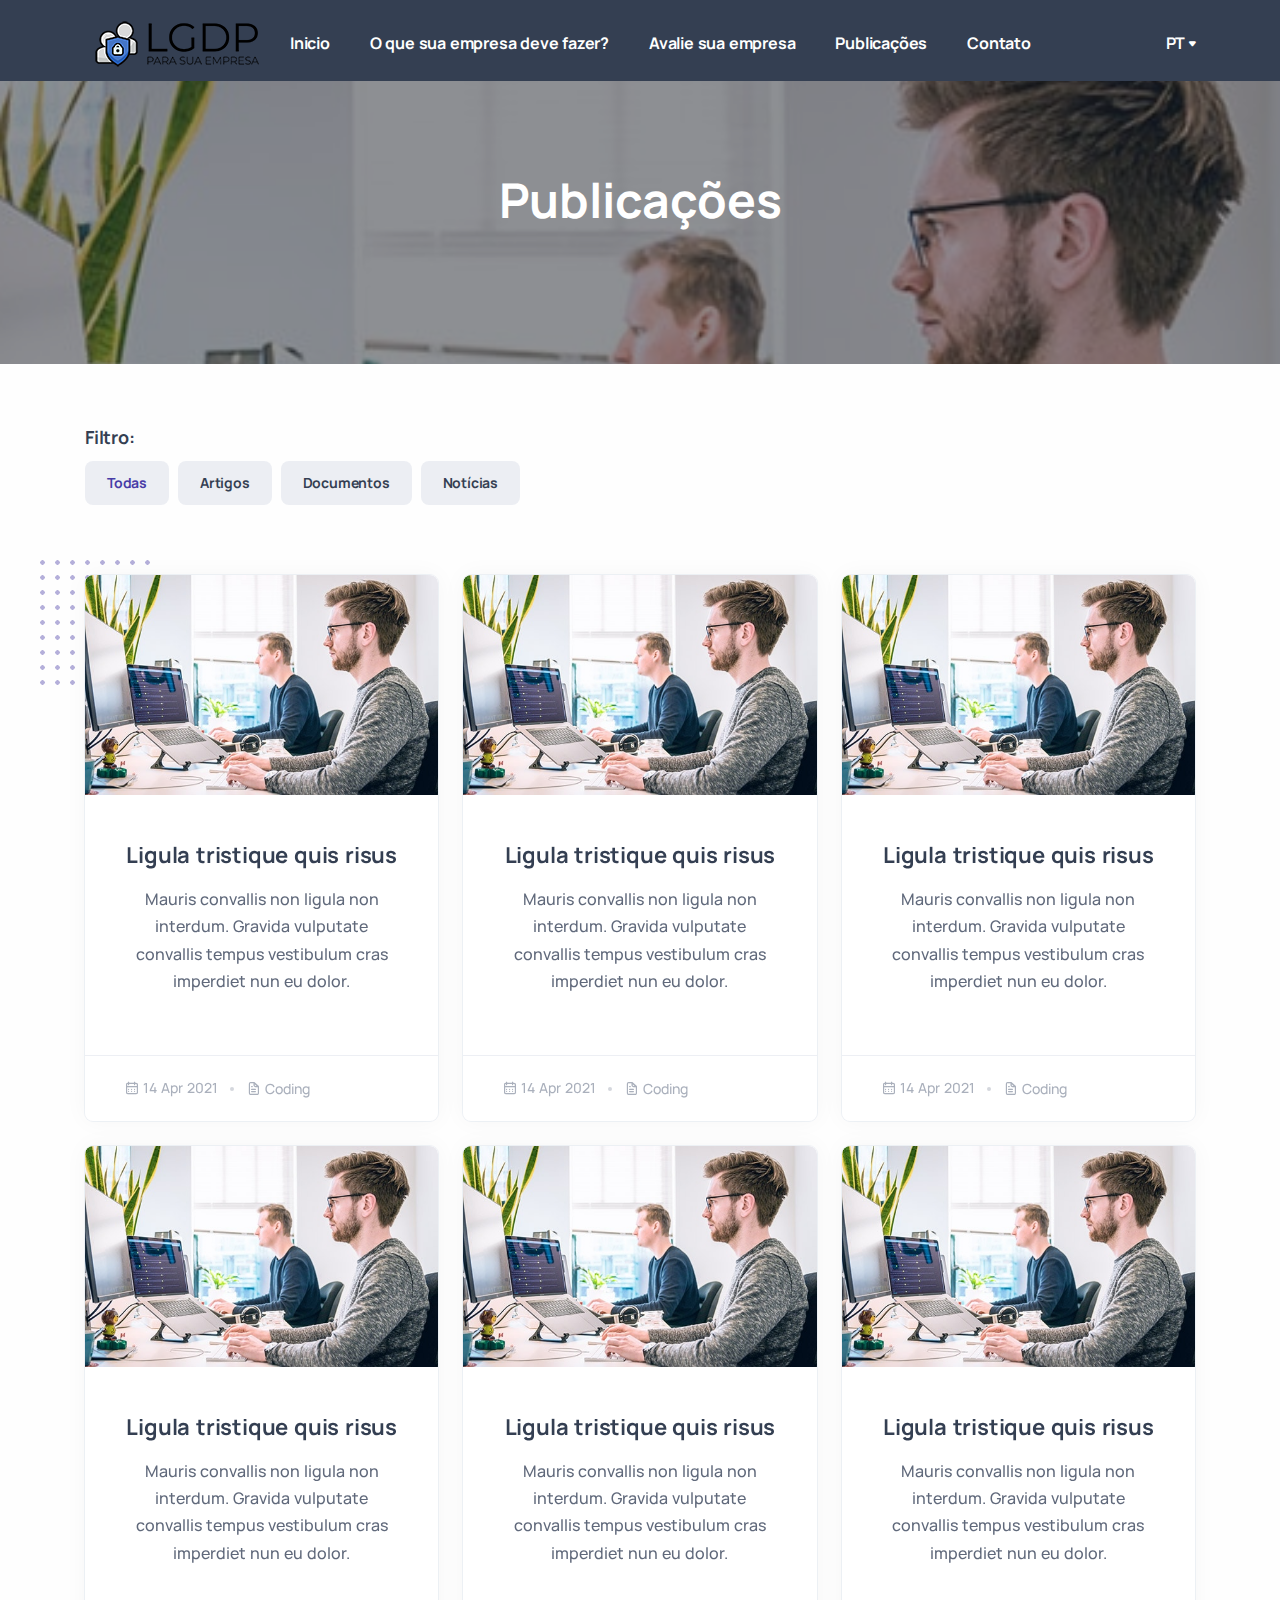
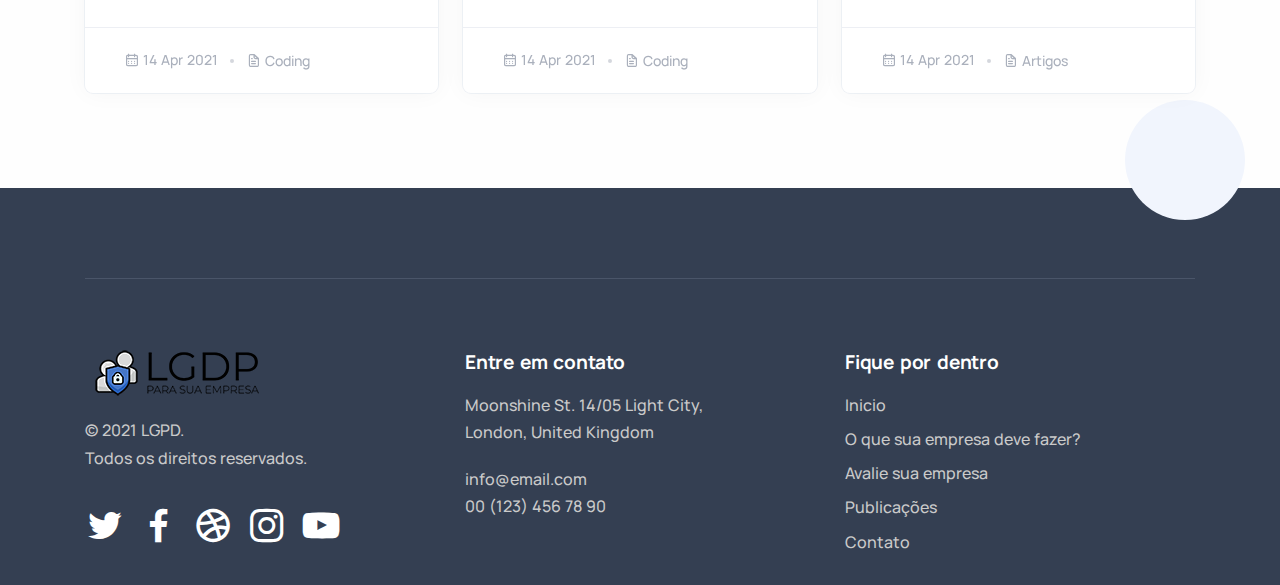
<file: noticias-list.html>
<!DOCTYPE html>
<html lang="en">
	<head>
		<meta charset="utf-8">
		<meta name="viewport" content="width=device-width, initial-scale=1.0">
		<meta name="description" content="An impressive and flawless site template that includes various UI elements and countless features, attractive ready-made blocks and rich pages, basically everything you need to create a unique and professional website.">
		<meta name="keywords" content="bootstrap 5, business, corporate, creative, gulp, marketing, minimal, modern, multipurpose, one page, responsive, saas, sass, seo, startup, html5 template, site template">
		<meta name="author" content="elemis">
		<title>Brainup - Consultoria, Desenvolvimento e Inovação de TI</title>
		<link rel="shortcut icon" href="./assets/img/favicon.png">
		<link rel="stylesheet" href="./assets/css/plugins.css">
		<link rel="stylesheet" href="./assets/css/style.css">
		<link rel="stylesheet" href="./assets/css/my-style.css">
	</head>
<body>
	<div class="content-wrapper">
		<header class="wrapper bg-navy">
			<nav class="navbar navbar-expand-lg center-logo transparent navbar-dark">
			  <div class="container flex-lg-row flex-nowrap align-items-center">
				<div class="navbar-brand w-100">
				  <a href="./index.html">
					<img src="./assets/img/logo.png" srcset="./assets/img/logo@2x.png 2x" alt="" />
				  </a>
				</div>
				<div class="navbar-collapse offcanvas offcanvas-nav offcanvas-start">
				  <div class="offcanvas-header d-lg-none d-xl-none">
					<a href="./index.html"><img src="./assets/img/logo.png" srcset="./assets/img/logo.png 2x" alt="" /></a>
					<button type="button" class="btn-close btn-close-white" data-bs-dismiss="offcanvas" aria-label="Close"></button>
				  </div>
				  <div class="offcanvas-body ms-lg-auto d-flex flex-column h-100">
					<ul class="navbar-nav">
					  <li class="nav-item"><a class="nav-link" href="index.html">Inicio</a></li>
					  <li class="nav-item"><a class="nav-link" href="index.html#services">O que sua empresa deve fazer?</a></li>
					  <li class="nav-item"><a class="nav-link" href="index.html#evaluation">Avalie sua empresa</a></li>
					  <li class="nav-item"><a class="nav-link" href="index.html#publications">Publicações</a></li>
					  <li class="nav-item"><a class="nav-link" href="index.html#contact">Contato</a></li>
					</ul>
					<!-- /.navbar-nav -->
					<div class="d-lg-none mt-auto pt-6 pb-6 order-4">
					  <a href="mailto:first.last@email.com" class="link-inverse">info@email.com</a>
					  <br /> 00 (123) 456 78 90 <br />
					  <nav class="nav social social-white mt-4">
						<a href="#"><i class="uil uil-twitter"></i></a>
						<a href="#"><i class="uil uil-facebook-f"></i></a>
						<a href="#"><i class="uil uil-dribbble"></i></a>
						<a href="#"><i class="uil uil-instagram"></i></a>
						<a href="#"><i class="uil uil-youtube"></i></a>
					  </nav>
					  <!-- /.social -->
					</div>
					<!-- /offcanvas-nav-other -->
				  </div>
				  <!-- /.offcanvas-body -->
				</div>
				<!-- /.navbar-collapse -->
				<div class="navbar-other w-100 d-flex ms-auto">
				  <ul class="navbar-nav flex-row align-items-center ms-auto">
					<li class="nav-item dropdown language-select text-uppercase">
					  <a class="nav-link dropdown-item dropdown-toggle" href="#" role="button" data-bs-toggle="dropdown" aria-haspopup="true" aria-expanded="false">Pt</a>
					  <ul class="dropdown-menu">
						<li class="nav-item"><a class="dropdown-item" href="#">Pt</a></li>
						<li class="nav-item"><a class="dropdown-item" href="#">En</a></li>
					  </ul>
					</li>
					<li class="nav-item d-lg-none">
					  <button class="hamburger offcanvas-nav-btn"><span></span></button>
					</li>
				  </ul>
				  <!-- /.navbar-nav -->
				</div>
				<!-- /.navbar-other -->
			  </div>
			  <!-- /.container -->
			</nav>
			<!-- /.navbar -->
		  </header>
    <!-- /header -->
    <section class="wrapper image-wrapper bg-image bg-overlay text-white" 
    data-image-src="assets/img/photos/b4.jpg">
      <div class="container pt-10 pb-12 pt-md-14 pb-md-16 text-center">
        <div class="row">
          <div class="col-md-9 col-lg-7 col-xl-5 mx-auto">
            <h1 class="display-1 text-white mb-3">Publicações</h1>
          </div>
          <!-- /column -->
        </div>
        <!-- /.row -->
      </div>
      <!-- /.container -->
    </section>
    <!-- /section -->
    <section class="wrapper bg-light">
      <div class="container py-11">
        <h2 class="h5">Filtro:</h2>
        <ul class="list-inline mb-0">
          <li class="list-inline-item me-1 mb-2">
            <a href="noticias-list.html" class="btn btn-soft-ash btn-sm rounded 
            text-primary pe-none">Todas</a>
          </li>
          <li class="list-inline-item me-1 mb-2">
            <a href="noticias-list-artigos.html" class="btn btn-soft-ash btn-sm rounded">Artigos</a>
          </li>
          <li class="list-inline-item me-1 mb-2">
            <a href="noticias-list-documentos.html" class="btn btn-soft-ash btn-sm rounded">Documentos</a>
          </li>
          <li class="list-inline-item me-1 mb-2">
            <a href="noticias-list-noticias.html" class="btn btn-soft-ash btn-sm rounded">Notícias</a>
          </li>
        </ul>
      </div>
      <!-- /.container -->
    </section>
    <!-- /section -->
    <section>
      <div class="container mb-5">
        <div class="position-relative">
          <div class="shape rounded-circle bg-soft-primary rellax w-16 h-16" data-rellax-speed="1" style="bottom: -0.5rem; right: -2.5rem; z-index: 0;"></div>
					<div class="shape bg-dot primary rellax w-16 h-17" data-rellax-speed="1" style="top: -0.5rem; left: -2.5rem; z-index: 0;"></div>
					<div class="row gx-md-5 gy-5 text-center mb-5">
						<div class="col-md-6 col-xl-4">
							<div class="card">
                <figure class="card-img-top overlay overlay-1 hover-scale"><a href="noticia-post.html"> <img src="assets/img/photos/b4.jpg" alt="" /></a>
                  <figcaption>
                    <h5 class="from-top mb-0">Read More</h5>
                  </figcaption>
                </figure>
                <div class="card-body">
                  <div class="post-header">
                    <h2 class="post-title h3 mt-1 mb-3"><a class="link-dark" href="noticia-post.html">Ligula tristique quis risus</a></h2>
                  </div>
                  <!-- /.post-header -->
                  <div class="post-content">
                    <p>Mauris convallis non ligula non interdum. Gravida vulputate convallis tempus vestibulum cras imperdiet nun eu dolor.</p>
                  </div>
                  <!-- /.post-content -->
                </div>
                <!--/.card-body -->
                <div class="card-footer">
                  <ul class="post-meta d-flex mb-0">
                    <li class="post-date"><i class="uil uil-calendar-alt"></i><span>14 Apr 2021</span></li>
                    <li class="post-comments"><a href="#"><i class="uil uil-file-alt fs-15"></i>Coding</a></li>
                  </ul>
                  <!-- /.post-meta -->
                </div>
                <!-- /.card-footer -->
              </div>
              <!-- /.card -->
						</div>
						<!--/column -->
            <div class="col-md-6 col-xl-4">
							<div class="card">
                <figure class="card-img-top overlay overlay-1 hover-scale"><a href="noticia-post.html"> <img src="assets/img/photos/b4.jpg" alt="" /></a>
                  <figcaption>
                    <h5 class="from-top mb-0">Read More</h5>
                  </figcaption>
                </figure>
                <div class="card-body">
                  <div class="post-header">
                    <h2 class="post-title h3 mt-1 mb-3"><a class="link-dark" href="noticia-post.html">Ligula tristique quis risus</a></h2>
                  </div>
                  <!-- /.post-header -->
                  <div class="post-content">
                    <p>Mauris convallis non ligula non interdum. Gravida vulputate convallis tempus vestibulum cras imperdiet nun eu dolor.</p>
                  </div>
                  <!-- /.post-content -->
                </div>
                <!--/.card-body -->
                <div class="card-footer">
                  <ul class="post-meta d-flex mb-0">
                    <li class="post-date"><i class="uil uil-calendar-alt"></i><span>14 Apr 2021</span></li>
                    <li class="post-comments"><a href="#"><i class="uil uil-file-alt fs-15"></i>Coding</a></li>
                  </ul>
                  <!-- /.post-meta -->
                </div>
                <!-- /.card-footer -->
              </div>
              <!-- /.card -->
						</div>
						<!--/column -->
            <div class="col-md-6 col-xl-4">
							<div class="card">
                <figure class="card-img-top overlay overlay-1 hover-scale"><a href="noticia-post.html"> <img src="assets/img/photos/b4.jpg" alt="" /></a>
                  <figcaption>
                    <h5 class="from-top mb-0">Read More</h5>
                  </figcaption>
                </figure>
                <div class="card-body">
                  <div class="post-header">
                    <h2 class="post-title h3 mt-1 mb-3"><a class="link-dark" href="noticia-post.html">Ligula tristique quis risus</a></h2>
                  </div>
                  <!-- /.post-header -->
                  <div class="post-content">
                    <p>Mauris convallis non ligula non interdum. Gravida vulputate convallis tempus vestibulum cras imperdiet nun eu dolor.</p>
                  </div>
                  <!-- /.post-content -->
                </div>
                <!--/.card-body -->
                <div class="card-footer">
                  <ul class="post-meta d-flex mb-0">
                    <li class="post-date"><i class="uil uil-calendar-alt"></i><span>14 Apr 2021</span></li>
                    <li class="post-comments"><a href="#"><i class="uil uil-file-alt fs-15"></i>Coding</a></li>
                  </ul>
                  <!-- /.post-meta -->
                </div>
                <!-- /.card-footer -->
              </div>
              <!-- /.card -->
						</div>
						<!--/column -->
            <div class="col-md-6 col-xl-4">
							<div class="card">
                <figure class="card-img-top overlay overlay-1 hover-scale"><a href="noticia-post.html"> <img src="assets/img/photos/b4.jpg" alt="" /></a>
                  <figcaption>
                    <h5 class="from-top mb-0">Read More</h5>
                  </figcaption>
                </figure>
                <div class="card-body">
                  <div class="post-header">
                    <h2 class="post-title h3 mt-1 mb-3"><a class="link-dark" href="noticia-post.html">Ligula tristique quis risus</a></h2>
                  </div>
                  <!-- /.post-header -->
                  <div class="post-content">
                    <p>Mauris convallis non ligula non interdum. Gravida vulputate convallis tempus vestibulum cras imperdiet nun eu dolor.</p>
                  </div>
                  <!-- /.post-content -->
                </div>
                <!--/.card-body -->
                <div class="card-footer">
                  <ul class="post-meta d-flex mb-0">
                    <li class="post-date"><i class="uil uil-calendar-alt"></i><span>14 Apr 2021</span></li>
                    <li class="post-comments"><a href="#"><i class="uil uil-file-alt fs-15"></i>Coding</a></li>
                  </ul>
                  <!-- /.post-meta -->
                </div>
                <!-- /.card-footer -->
              </div>
              <!-- /.card -->
						</div>
						<!--/column -->
            <div class="col-md-6 col-xl-4">
							<div class="card">
                <figure class="card-img-top overlay overlay-1 hover-scale"><a href="noticia-post.html"> <img src="assets/img/photos/b4.jpg" alt="" /></a>
                  <figcaption>
                    <h5 class="from-top mb-0">Read More</h5>
                  </figcaption>
                </figure>
                <div class="card-body">
                  <div class="post-header">
                    <h2 class="post-title h3 mt-1 mb-3"><a class="link-dark" href="noticia-post.html">Ligula tristique quis risus</a></h2>
                  </div>
                  <!-- /.post-header -->
                  <div class="post-content">
                    <p>Mauris convallis non ligula non interdum. Gravida vulputate convallis tempus vestibulum cras imperdiet nun eu dolor.</p>
                  </div>
                  <!-- /.post-content -->
                </div>
                <!--/.card-body -->
                <div class="card-footer">
                  <ul class="post-meta d-flex mb-0">
                    <li class="post-date"><i class="uil uil-calendar-alt"></i><span>14 Apr 2021</span></li>
                    <li class="post-comments"><a href="#"><i class="uil uil-file-alt fs-15"></i>Coding</a></li>
                  </ul>
                  <!-- /.post-meta -->
                </div>
                <!-- /.card-footer -->
              </div>
              <!-- /.card -->
						</div>
						<!--/column -->
            <div class="col-md-6 col-xl-4">
							<div class="card">
                <figure class="card-img-top overlay overlay-1 hover-scale"><a href="noticia-post.html"> <img src="assets/img/photos/b4.jpg" alt="" /></a>
                  <figcaption>
                    <h5 class="from-top mb-0">Read More</h5>
                  </figcaption>
                </figure>
                <div class="card-body">
                  <div class="post-header">
                    <h2 class="post-title h3 mt-1 mb-3"><a class="link-dark" href="noticia-post.html">Ligula tristique quis risus</a></h2>
                  </div>
                  <!-- /.post-header -->
                  <div class="post-content">
                    <p>Mauris convallis non ligula non interdum. Gravida vulputate convallis tempus vestibulum cras imperdiet nun eu dolor.</p>
                  </div>
                  <!-- /.post-content -->
                </div>
                <!--/.card-body -->
                <div class="card-footer">
                  <ul class="post-meta d-flex mb-0">
                    <li class="post-date"><i class="uil uil-calendar-alt"></i><span>14 Apr 2021</span></li>
                    <li class="post-comments"><a href="#"><i class="uil uil-file-alt fs-15"></i>Artigos</a></li>
                  </ul>
                  <!-- /.post-meta -->
                </div>
                <!-- /.card-footer -->
              </div>
              <!-- /.card -->
						</div>
						<!--/column -->
          </div>
          <!-- /.row -->

				</div>
				<!-- /.position-relative -->
      </div>
    </section>
    <!-- /section -->
  </div>
  <!-- /.content-wrapper -->
  <footer class="bg-navy text-inverse pb-5 mt-12">
		<div class="container">
		  <hr class="mb-12" />
		  <div class="row gy-6 gy-lg-0">
			<div class="col-md-4">
			  <div class="widget">
				<img class="mb-4" src="./assets/img/logo.png"  alt="logo" />
				<p class="mb-4">© 2021 LGPD. <br class="d-none d-lg-block" />Todos os direitos reservados.</p>
				<nav class="nav social social-white">
				  <a href="#"><i class="uil uil-twitter"></i></a>
				  <a href="#"><i class="uil uil-facebook-f"></i></a>
				  <a href="#"><i class="uil uil-dribbble"></i></a>
				  <a href="#"><i class="uil uil-instagram"></i></a>
				  <a href="#"><i class="uil uil-youtube"></i></a>
				</nav>
				<!-- /.social -->
			  </div>
			  <!-- /.widget -->
			</div>
			<!-- /column -->
			<div class="col-md-4">
			  <div class="widget">
				<h4 class="widget-title text-white mb-3">Entre em contato</h4>
				<address class="pe-xl-15 pe-xxl-17">Moonshine St. 14/05 Light City, London, United Kingdom</address>
				<a href="mailto:#">info@email.com</a><br /> 00 (123) 456 78 90
			  </div>
			  <!-- /.widget -->
			</div>
			<!-- /column -->
			<div class="col-md-4">
			  <div class="widget">
				<h4 class="widget-title text-white mb-3">Fique por dentro</h4>
				<ul class="list-unstyled  mb-0">
				  <li><a href="index.html">Inicio</a></li>
				  <li><a href="index.html#services">O que sua empresa deve fazer?</a></li>
				  <li><a href="index.html#evaluation">Avalie sua empresa</a></li>
				  <li><a href="index.html#publications">Publicações</a></li>
				  <li><a href="index.html#contact">Contato</a></li>
				</ul>
			  </div>
			  <!-- /.widget -->
			</div>
			<!-- /column -->
		  </div>
		  <!--/.row -->
		</div>
		<!-- /.container -->
	  </footer>
	  <div class="progress-wrap">
		<svg class="progress-circle svg-content" width="100%" height="100%" viewBox="-1 -1 102 102">
		  <path d="M50,1 a49,49 0 0,1 0,98 a49,49 0 0,1 0,-98" />
		</svg>
	  </div>
	  <script src="./assets/js/plugins.js"></script>
	  <script src="./assets/js/theme.js"></script>
</body>
</html>
</file>
<file: assets/css/my-style.css>
.progress-wrap {
    position: fixed;
    right: 0.9rem;
    bottom: 4.2rem;
}

.social a:not(.btn-circle) i {
    font-size: 2rem;
}

.text-card {
    font-size: 13px;
}

#services .card-body {
    flex: 1 1 auto;
    padding: 2rem 1rem;
}

.check-form-slide {
    color: #fff !important;
}

.form-floating>label {
    color: #2e2e2e;
    font-size: .85rem;
}

footer.bg-light {
    color: #2e2e2e;
}
/* --------------------- FORM --------------------- */

.avaliacao .nav>li>a {
    position: relative;
    display: block;
    padding: 10px 15px;
}

.avaliacao .wizard-container {
    padding-top: 0;
}

.wizard-title {
    font-size: 26px;
}

.avaliacao .tab-content, .avaliacao .wizard-footer {
    padding: 0 40px;
}

.avaliacao .info-text{
    font-size: 20px;
    font-weight: 600;
    margin: 10px 0 20px;
}

.avaliacao .termo{
 font-size: 15px;
}

.wizard-footer .pull-right {
    text-align: right;
}
.btn-finish{
    float: right!important;
}

.wizard-footer .pull-right input, 
.wizard-footer .pull-right input:visited,
.wizard-footer .pull-right input:active,
.wizard-footer .pull-right input:focus
 {
    background-color: rgb(52, 63, 82);
    border: none;
    color: #fff;
}

.wizard-footer .pull-right input:hover {
    background-color: rgb(41, 50, 65);
    border: none;
}

.input-group-addon i {
    font-family: 'Material Icons';
    font-weight: normal;
    font-style: normal;
    font-size: 24px;
    line-height: 1;
    letter-spacing: normal;
    text-transform: none;
    text-align: center;
    display: inline-block;
    white-space: nowrap;
    word-wrap: normal;
    margin-top: 23.5px;
    direction: ltr;
    -webkit-font-feature-settings: 'liga';
    -webkit-font-smoothing: antialiased;
}

.radio-form {
    padding: 6px 30px 0;
}
</file>
<file: assets/css/demo.css>
.logo-container{
    left: 50px;
    position: absolute;
    top: 20px;
    z-index: 3;
}
.logo-container .logo{
    overflow: hidden;
    border-radius: 50%;
    border: 1px solid #333333;
    width: 60px;
    float: left;
}
.logo-container .brand{
    font-size: 18px;
    color: #FFF;
    line-height: 20px;
    float: left;
    margin-left: 10px;
    margin-top: 10px;
    width: 60px
}

body{
    background-color: #CCCCCC;
}

.section .wizard-card{
    min-height: inherit;
}

.tim-row{
    margin-bottom: 20px;
}

.tim-white-buttons {
    background-color: #777777;
}
.title{
    margin-top: 30px;
    margin-bottom: 25px;
    min-height: 32px;
    font-weight: 500;
}



.title.text-center{
    margin-bottom: 50px;
}
.tim-typo{
    padding-left: 25%;
    margin-bottom: 40px;
    position: relative;
}
.tim-typo .tim-note{
    bottom: 10px;
    color: #c0c1c2;
    display: block;
    font-weight: 400;
    font-size: 13px;
    line-height: 13px;
    left: 0;
    margin-left: 20px;
    position: absolute;
    width: 260px;
}
.tim-row{
    padding-top: 50px;
}
.tim-row h3{
    margin-top: 0;
}
.switch{
    margin-right: 20px;
}

.space{
    height: 130px;
    display: block;
}
.space-110{
    height: 110px;
    display: block;
}
.space-50{
    height: 50px;
    display: block;
}
.space-70{
    height: 70px;
    display: block;
}
.navigation-example .img-src{
    background-attachment: scroll;
}

.navigation-example{
    background-image: url('../img/bg.jpg');
    background-position: center center;
    background-size: cover;
    margin-top:0;
    min-height: 740px;
}
#notifications{
    background-color: #FFFFFF;
    display: block;
    width: 100%;
    position: relative;
}
#notifications .alert-danger{
    margin-bottom: 0px;
}
.tim-note{
    text-transform: capitalize;
}

#buttons .btn{
    margin: 0 0px 15px;
}
.space-100{
    height: 100px;
    display: block;
    width: 100%;
}

.be-social{
    padding-bottom: 20px;
/*     border-bottom: 1px solid #aaa; */
    margin: 0 auto 40px;
}
.txt-white{
    color: #FFFFFF;
}
.txt-gray{
    color: #ddd !important;
}


.parallax{
  width:100%;
  height:570px;

  display: block;
  background-attachment: fixed;
    background-repeat:no-repeat;
    background-size:cover;
    background-position: center center;

}

.logo-container.logo-documentation{
    position: relative;
    top: 0;
    left: 0;
}

.logo-container .logo{
    overflow: hidden;
    border-radius: 50%;
    border: 1px solid #333333;
    width: 50px;
    float: left;
}

.logo-container .brand{
    font-size: 16px;
    line-height: 18px;
    float: left;
    margin-left: 10px;
    margin-top: 7px;
    width: 70px;
    height: 40px;
    text-align: left;
}

.logo-container .brand-material{
    font-size: 18px;
    margin-top: 15px;
    height: 25px;
    width: auto;
}

.logo-container .logo img{
    width: 100%;
}
.fixed-section{
    top: 90px;
    max-height: 80vh;
    overflow: scroll;
}
.fixed-section ul li{
    list-style: none;
}
.fixed-section li a{
    font-size: 14px;
    padding: 2px;
    display: block;
    color: #666666;
}
.fixed-section li a.active{
    color: #00bbff;
}
.fixed-section.float{
    position: fixed;
    top: 100px;
    width: 200px;
    margin-top: 0;
}


.parallax .parallax-image{
    width: 100%;
    overflow: hidden;
    position: absolute;
}
.parallax .parallax-image img{
    width: 100%;
}

@media (max-width: 768px){
    .parallax .parallax-image{
         width: 100%;
         height: 640px;
         overflow: hidden;
     }
    .parallax .parallax-image img{
       height: 100%;
       width: auto;
   }
}

.separator{
    content: "Separator";
    color: #FFFFFF;
    display: block;
    width: 100%;
    padding: 20px;
}
.separator-line{
    background-color: #EEE;
    height: 1px;
    width: 100%;
    display: block;
}
.separator.separator-gray{
    background-color: #EEEEEE;
}
.social-buttons-demo .btn{
    margin-right: 5px;
    margin-bottom: 7px;
}

.img-container{
    width: 100%;
    overflow: hidden;
}
.img-container img{
    width: 100%;
}

.lightbox img{
    width: 100%;
}
.lightbox .modal-content{
    overflow: hidden;
}
.lightbox .modal-body{
    padding: 0;
}
@media screen and (min-width: 991px){
    .lightbox .modal-dialog{
        width: 960px;
    }
}

@media (max-width: 768px){
    .btn, .btn-morphing{
        margin-bottom: 10px;
    }
    .parallax .motto{
        top: 170px;
        margin-top: 0;
        font-size: 60px;
        width: 270px;
    }
}

/*       Loading dots  */

/*      transitions */
.presentation .front, .presentation .front:after, .presentation .front .btn, .logo-container .logo, .logo-container .brand{
     -webkit-transition: all .2s;
    -moz-transition: all .2s;
    -o-transition: all .2s;
    transition: all .2s;
}


#images h4{
    margin-bottom: 30px;
}
#javascriptComponents{
    padding-bottom: 0;
}
#javascriptComponents .btn-raised{
    margin: 10px 5px;
}


/*      layer animation          */

.layers-container{
    display: block;
    margin-top: 50px;
    position: relative;
}
.layers-container img {
  position: absolute;
  width: 100%;
  height: auto;
  top: 0;
  left: 0;
  text-align: center;
}

.section-black {
  background-color: #333;
}

.animate {
  transition: 1.5s ease-in-out;
  -moz-transition: 1.5s ease-in-out;
  -webkit-transition: 1.5s ease-in-out;
}
.sharing-area{
    margin-top: 80px;
}
.sharing-area .btn{
    margin: 15px 4px 0;
    color: #FFFFFF;
}
.sharing-area .btn i{
    font-size: 18px;
    position: relative;
    top: 2px;
    margin-right: 5px;
}
.sharing-area .btn-twitter{
    background-color: #55acee;
}
.sharing-area .btn-facebook{
    background-color: #3b5998;
}
.sharing-area .btn-google-plus{
    background-color: #dd4b39;
}
.sharing-area .btn-github{
    background-color: #333333;
}
.section-thin,
.section-notifications{
    padding: 0;
}
.section-tabs{
    background: #EEEEEE;
}
.section-pagination{
    padding-bottom: 0;
}
.section-download h4{
    margin-bottom: 50px;
}
.section-examples a{
    text-decoration: none;
}
.section-examples h5{
    margin-top: 30px;
}
.components-page .wrapper > .header,
.tutorial-page .wrapper > .header{
    height: 400px;
    padding-top: 100px;
    background-size: cover;
    background-position: center center;
}
.components-page .title,
.tutorial-page .title{
    color: #FFFFFF;
}

.main {
  background: #FFFFFF;
  position: relative;
  z-index: 3;
}

.main-raised {
    margin: -60px 30px 0px;
    border-radius: 6px;
    box-shadow: 0 16px 24px 2px rgba(0, 0, 0, 0.14), 0 6px 30px 5px rgba(0, 0, 0, 0.12), 0 8px 10px -5px rgba(0, 0, 0, 0.2);
}

.header-filter {
  position: relative;
}
.header-filter:before, .header-filter:after {
  position: absolute;
  z-index: 1;
  width: 100%;
  height: 100%;
  display: block;
  left: 0;
  top: 0;
  content: "";
}
.header-filter::before {
  background-color: rgba(0, 0, 0, 0.4);
}
.header-filter .container {
  z-index: 2;
  position: relative;
}

.section {
  padding: 70px 0;
  background-position: center center;
  background-size: cover;
}

footer {
  padding: 15px 0;
  text-align: center;

}
.footer a{
    font-weight: bold;
}

footer.footer-documentation{
    margin-top: 0;
    bottom: 0;
    text-shadow: none;
    color: inherit;
}

footer.footer-documentation li a{
    color: inherit;
}

footer.footer-documentation li a:hover,
footer.footer-documentation li a:focus{
    color: #89229b;
}

footer ul {
  margin-bottom: 0;
  padding: 0;
  list-style: none;
}
footer ul li {
  display: inline-block;
}
footer ul li a {
  color: inherit;
  padding: 15px;
  font-weight: 500;
  font-size: 12px;
  text-transform: uppercase;
  border-radius: 3px;
  text-decoration: none;
  position: relative;
  display: block;
}
footer ul li a:hover {
  text-decoration: none;
}
footer ul li .btn {
  margin: 0;
}
footer ul.links-horizontal:first-child a {
  padding-left: 0;
}
footer ul.links-horizontal:last-child a {
  padding-right: 0;
}
footer ul.links-vertical li {
  display: block;
}
footer ul.links-vertical li a {
  padding: 5px 0;
}
footer .social-buttons a,
footer .social-buttons .btn {
  margin-top: 5px;
  margin-bottom: 5px;
}
footer .footer-brand {
  float: left;
  height: 50px;
  padding: 15px 15px;
  font-size: 18px;
  line-height: 20px;
  margin-left: -15px;
}
footer .footer-brand:hover, footer .footer-brand:focus {
  color: #3C4858;
}
footer .copyright {
  padding: 15px 0;
  text-align: center;
}
footer .copyright .material-icons {
  font-size: 18px;
  position: relative;
  top: 3px;
}
footer .pull-center {
  display: inline-block;
  float: none;
}

@media (max-width: 768px) {
  .footer .copyright {
    display: inline-block;
    text-align: center;
    padding: 10px 0;
    float: none !important;
    width: 100%;
  }

  .main-raised {
    margin-left: 10px;
    margin-right: 10px;
  }
}
</file>
